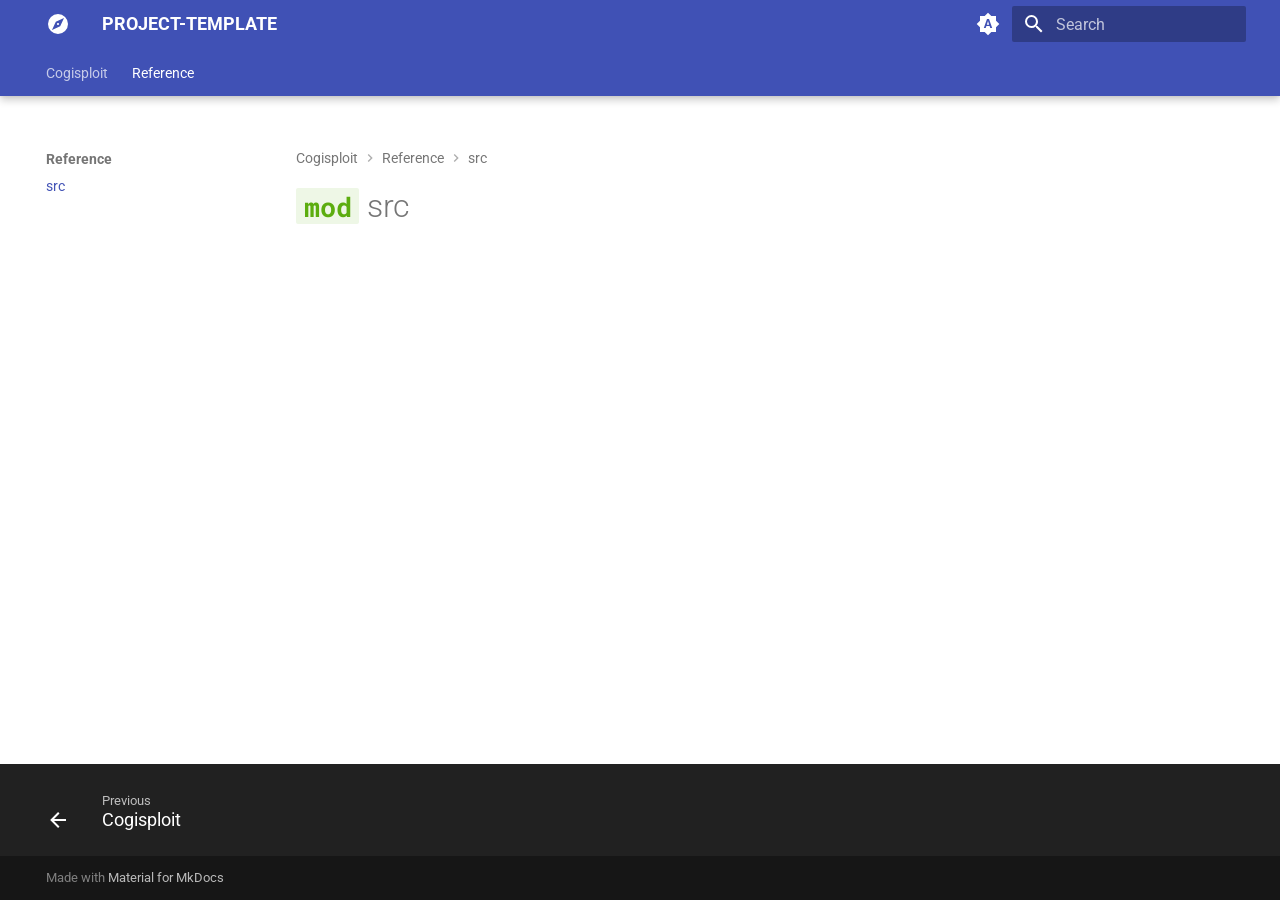
<file: reference/src/index.html>
<!doctype html>
<html lang="en" class="no-js">
  <head>
    
      <meta charset="utf-8">
      <meta name="viewport" content="width=device-width,initial-scale=1">
      
      
      
      
        <link rel="prev" href="../..">
      
      
      
        
      
      
      <link rel="icon" href="../../assets/images/favicon.png">
      <meta name="generator" content="mkdocs-1.6.1, mkdocs-material-9.7.7">
    
    
      
        <title>src - PROJECT-TEMPLATE</title>
      
    
    
      <link rel="stylesheet" href="../../assets/stylesheets/main.ec1eaa64.min.css">
      
        
        <link rel="stylesheet" href="../../assets/stylesheets/palette.ab4e12ef.min.css">
      
      


    
    
      
    
    
      
        
        
        <link rel="preconnect" href="https://fonts.gstatic.com" crossorigin>
        <link rel="stylesheet" href="https://fonts.googleapis.com/css?family=Roboto:300,300i,400,400i,700,700i%7CRoboto+Mono:400,400i,700,700i&display=fallback">
        <style>:root{--md-text-font:"Roboto";--md-code-font:"Roboto Mono"}</style>
      
    
    
      <link rel="stylesheet" href="../../assets/_mkdocstrings.css">
    
    <script>__md_scope=new URL("../..",location),__md_hash=e=>[...e].reduce(((e,_)=>(e<<5)-e+_.charCodeAt(0)),0),__md_get=(e,_=localStorage,t=__md_scope)=>JSON.parse(_.getItem(t.pathname+"."+e)),__md_set=(e,_,t=localStorage,a=__md_scope)=>{try{t.setItem(a.pathname+"."+e,JSON.stringify(_))}catch(e){}}</script>
    
      

    
    
  </head>
  
  
    
    
      
    
    
    
    
    <body dir="ltr" data-md-color-scheme="default" data-md-color-primary="indigo" data-md-color-accent="indigo">
  
    
    <input class="md-toggle" data-md-toggle="drawer" type="checkbox" id="__drawer" autocomplete="off">
    <input class="md-toggle" data-md-toggle="search" type="checkbox" id="__search" autocomplete="off">
    <label class="md-overlay" for="__drawer"></label>
    <div data-md-component="skip">
      
        
        <a href="#src" class="md-skip">
          Skip to content
        </a>
      
    </div>
    <div data-md-component="announce">
      
    </div>
    
    
      

  

<header class="md-header md-header--shadow md-header--lifted" data-md-component="header">
  <nav class="md-header__inner md-grid" aria-label="Header">
    <a href="../.." title="PROJECT-TEMPLATE" class="md-header__button md-logo" aria-label="PROJECT-TEMPLATE" data-md-component="logo">
      
  
  <svg xmlns="http://www.w3.org/2000/svg" viewBox="0 0 24 24"><path d="M14.19 14.19 6 18l3.81-8.19L18 6m-6-4A10 10 0 0 0 2 12a10 10 0 0 0 10 10 10 10 0 0 0 10-10A10 10 0 0 0 12 2m0 8.9a1.1 1.1 0 0 0-1.1 1.1 1.1 1.1 0 0 0 1.1 1.1 1.1 1.1 0 0 0 1.1-1.1 1.1 1.1 0 0 0-1.1-1.1"/></svg>

    </a>
    <label class="md-header__button md-icon" for="__drawer">
      
      <svg xmlns="http://www.w3.org/2000/svg" viewBox="0 0 24 24"><path d="M3 6h18v2H3zm0 5h18v2H3zm0 5h18v2H3z"/></svg>
    </label>
    <div class="md-header__title" data-md-component="header-title">
      <div class="md-header__ellipsis">
        <div class="md-header__topic">
          <span class="md-ellipsis">
            PROJECT-TEMPLATE
          </span>
        </div>
        <div class="md-header__topic" data-md-component="header-topic">
          <span class="md-ellipsis">
            
              src
            
          </span>
        </div>
      </div>
    </div>
    
      
        <form class="md-header__option" data-md-component="palette">
  
    
    
    
    <input class="md-option" data-md-color-media="(prefers-color-scheme)" data-md-color-scheme="default" data-md-color-primary="indigo" data-md-color-accent="indigo"  aria-label="Switch to light mode"  type="radio" name="__palette" id="__palette_0">
    
      <label class="md-header__button md-icon" title="Switch to light mode" for="__palette_1" hidden>
        <svg xmlns="http://www.w3.org/2000/svg" viewBox="0 0 24 24"><path d="m14.3 16-.7-2h-3.2l-.7 2H7.8L11 7h2l3.2 9zM20 8.69V4h-4.69L12 .69 8.69 4H4v4.69L.69 12 4 15.31V20h4.69L12 23.31 15.31 20H20v-4.69L23.31 12zm-9.15 3.96h2.3L12 9z"/></svg>
      </label>
    
  
    
    
    
    <input class="md-option" data-md-color-media="(prefers-color-scheme: light)" data-md-color-scheme="default" data-md-color-primary="deep-blue" data-md-color-accent="deep-blue"  aria-label="Switch to dark mode"  type="radio" name="__palette" id="__palette_1">
    
      <label class="md-header__button md-icon" title="Switch to dark mode" for="__palette_2" hidden>
        <svg xmlns="http://www.w3.org/2000/svg" viewBox="0 0 24 24"><path d="M12 8a4 4 0 0 0-4 4 4 4 0 0 0 4 4 4 4 0 0 0 4-4 4 4 0 0 0-4-4m0 10a6 6 0 0 1-6-6 6 6 0 0 1 6-6 6 6 0 0 1 6 6 6 6 0 0 1-6 6m8-9.31V4h-4.69L12 .69 8.69 4H4v4.69L.69 12 4 15.31V20h4.69L12 23.31 15.31 20H20v-4.69L23.31 12z"/></svg>
      </label>
    
  
    
    
    
    <input class="md-option" data-md-color-media="(prefers-color-scheme: dark)" data-md-color-scheme="slate" data-md-color-primary="deep-blue" data-md-color-accent="deep-blue"  aria-label="Switch to system preference"  type="radio" name="__palette" id="__palette_2">
    
      <label class="md-header__button md-icon" title="Switch to system preference" for="__palette_0" hidden>
        <svg xmlns="http://www.w3.org/2000/svg" viewBox="0 0 24 24"><path d="M12 18c-.89 0-1.74-.2-2.5-.55C11.56 16.5 13 14.42 13 12s-1.44-4.5-3.5-5.45C10.26 6.2 11.11 6 12 6a6 6 0 0 1 6 6 6 6 0 0 1-6 6m8-9.31V4h-4.69L12 .69 8.69 4H4v4.69L.69 12 4 15.31V20h4.69L12 23.31 15.31 20H20v-4.69L23.31 12z"/></svg>
      </label>
    
  
</form>
      
    
    
      <script>var palette=__md_get("__palette");if(palette&&palette.color){if("(prefers-color-scheme)"===palette.color.media){var media=matchMedia("(prefers-color-scheme: light)"),input=document.querySelector(media.matches?"[data-md-color-media='(prefers-color-scheme: light)']":"[data-md-color-media='(prefers-color-scheme: dark)']");palette.color.media=input.getAttribute("data-md-color-media"),palette.color.scheme=input.getAttribute("data-md-color-scheme"),palette.color.primary=input.getAttribute("data-md-color-primary"),palette.color.accent=input.getAttribute("data-md-color-accent")}for(var[key,value]of Object.entries(palette.color))document.body.setAttribute("data-md-color-"+key,value)}</script>
    
    
    
      
      
        <label class="md-header__button md-icon" for="__search">
          
          <svg xmlns="http://www.w3.org/2000/svg" viewBox="0 0 24 24"><path d="M9.5 3A6.5 6.5 0 0 1 16 9.5c0 1.61-.59 3.09-1.56 4.23l.27.27h.79l5 5-1.5 1.5-5-5v-.79l-.27-.27A6.52 6.52 0 0 1 9.5 16 6.5 6.5 0 0 1 3 9.5 6.5 6.5 0 0 1 9.5 3m0 2C7 5 5 7 5 9.5S7 14 9.5 14 14 12 14 9.5 12 5 9.5 5"/></svg>
        </label>
        <div class="md-search" data-md-component="search" role="dialog">
  <label class="md-search__overlay" for="__search"></label>
  <div class="md-search__inner" role="search">
    <form class="md-search__form" name="search">
      <input type="text" class="md-search__input" name="query" aria-label="Search" placeholder="Search" autocapitalize="off" autocorrect="off" autocomplete="off" spellcheck="false" data-md-component="search-query" required>
      <label class="md-search__icon md-icon" for="__search">
        
        <svg xmlns="http://www.w3.org/2000/svg" viewBox="0 0 24 24"><path d="M9.5 3A6.5 6.5 0 0 1 16 9.5c0 1.61-.59 3.09-1.56 4.23l.27.27h.79l5 5-1.5 1.5-5-5v-.79l-.27-.27A6.52 6.52 0 0 1 9.5 16 6.5 6.5 0 0 1 3 9.5 6.5 6.5 0 0 1 9.5 3m0 2C7 5 5 7 5 9.5S7 14 9.5 14 14 12 14 9.5 12 5 9.5 5"/></svg>
        
        <svg xmlns="http://www.w3.org/2000/svg" viewBox="0 0 24 24"><path d="M20 11v2H8l5.5 5.5-1.42 1.42L4.16 12l7.92-7.92L13.5 5.5 8 11z"/></svg>
      </label>
      <nav class="md-search__options" aria-label="Search">
        
          <a href="javascript:void(0)" class="md-search__icon md-icon" title="Share" aria-label="Share" data-clipboard data-clipboard-text="" data-md-component="search-share" tabindex="-1">
            
            <svg xmlns="http://www.w3.org/2000/svg" viewBox="0 0 24 24"><path d="M18 16.08c-.76 0-1.44.3-1.96.77L8.91 12.7c.05-.23.09-.46.09-.7s-.04-.47-.09-.7l7.05-4.11c.54.5 1.25.81 2.04.81a3 3 0 0 0 3-3 3 3 0 0 0-3-3 3 3 0 0 0-3 3c0 .24.04.47.09.7L8.04 9.81C7.5 9.31 6.79 9 6 9a3 3 0 0 0-3 3 3 3 0 0 0 3 3c.79 0 1.5-.31 2.04-.81l7.12 4.15c-.05.21-.08.43-.08.66 0 1.61 1.31 2.91 2.92 2.91s2.92-1.3 2.92-2.91A2.92 2.92 0 0 0 18 16.08"/></svg>
          </a>
        
        <button type="reset" class="md-search__icon md-icon" title="Clear" aria-label="Clear" tabindex="-1">
          
          <svg xmlns="http://www.w3.org/2000/svg" viewBox="0 0 24 24"><path d="M19 6.41 17.59 5 12 10.59 6.41 5 5 6.41 10.59 12 5 17.59 6.41 19 12 13.41 17.59 19 19 17.59 13.41 12z"/></svg>
        </button>
      </nav>
      
        <div class="md-search__suggest" data-md-component="search-suggest"></div>
      
    </form>
    <div class="md-search__output">
      <div class="md-search__scrollwrap" tabindex="0" data-md-scrollfix>
        <div class="md-search-result" data-md-component="search-result">
          <div class="md-search-result__meta">
            Initializing search
          </div>
          <ol class="md-search-result__list" role="presentation"></ol>
        </div>
      </div>
    </div>
  </div>
</div>
      
    
    
  </nav>
  
    
      
<nav class="md-tabs" aria-label="Tabs" data-md-component="tabs">
  <div class="md-grid">
    <ul class="md-tabs__list">
      
        
  
  
  
  
    <li class="md-tabs__item">
      <a href="../.." class="md-tabs__link">
        
  
  
    
  
  Cogisploit

      </a>
    </li>
  

      
        
  
  
  
    
  
  
    
    
      
  
  
  
    
  
  
    
    
      <li class="md-tabs__item md-tabs__item--active">
        <a href="./" class="md-tabs__link">
          
  
  
    
  
  Reference

        </a>
      </li>
    
  

    
  

      
    </ul>
  </div>
</nav>
    
  
</header>
    
    <div class="md-container" data-md-component="container">
      
      
        
      
      <main class="md-main" data-md-component="main">
        <div class="md-main__inner md-grid">
          
            
              
              <div class="md-sidebar md-sidebar--primary" data-md-component="sidebar" data-md-type="navigation" >
                <div class="md-sidebar__scrollwrap">
                  <div class="md-sidebar__inner">
                    


  


<nav class="md-nav md-nav--primary md-nav--lifted" aria-label="Navigation" data-md-level="0">
  <label class="md-nav__title" for="__drawer">
    <a href="../.." title="PROJECT-TEMPLATE" class="md-nav__button md-logo" aria-label="PROJECT-TEMPLATE" data-md-component="logo">
      
  
  <svg xmlns="http://www.w3.org/2000/svg" viewBox="0 0 24 24"><path d="M14.19 14.19 6 18l3.81-8.19L18 6m-6-4A10 10 0 0 0 2 12a10 10 0 0 0 10 10 10 10 0 0 0 10-10A10 10 0 0 0 12 2m0 8.9a1.1 1.1 0 0 0-1.1 1.1 1.1 1.1 0 0 0 1.1 1.1 1.1 1.1 0 0 0 1.1-1.1 1.1 1.1 0 0 0-1.1-1.1"/></svg>

    </a>
    PROJECT-TEMPLATE
  </label>
  
  <ul class="md-nav__list" data-md-scrollfix>
    
      
      
  
  
  
  
    <li class="md-nav__item">
      <a href="../.." class="md-nav__link">
        
  
  
  <span class="md-ellipsis">
    
  
    Cogisploit
  

    
  </span>
  
  

      </a>
    </li>
  

    
      
      
  
  
    
  
  
  
    
    
      
        
      
    
    
    
      
        
        
      
      
    
    
    <li class="md-nav__item md-nav__item--active md-nav__item--section md-nav__item--nested">
      
        
        
        <input class="md-nav__toggle md-toggle " type="checkbox" id="__nav_2" checked>
        
          
          <label class="md-nav__link" for="__nav_2" id="__nav_2_label" tabindex="">
            
  
  
  <span class="md-ellipsis">
    
  
    Reference
  

    
  </span>
  
  

            <span class="md-nav__icon md-icon"></span>
          </label>
        
        <nav class="md-nav" data-md-level="1" aria-labelledby="__nav_2_label" aria-expanded="true">
          <label class="md-nav__title" for="__nav_2">
            <span class="md-nav__icon md-icon"></span>
            
  
    Reference
  

          </label>
          <ul class="md-nav__list" data-md-scrollfix>
            
              
                
  
  
    
  
  
  
    
    
      
        
          
        
      
    
    
    
      
      
    
    
    <li class="md-nav__item md-nav__item--active md-nav__item--nested">
      
        
        
        <input class="md-nav__toggle md-toggle " type="checkbox" id="__nav_2_1" checked>
        
          
          <div class="md-nav__link md-nav__container">
            <a href="./" class="md-nav__link md-nav__link--active">
              
  
  
  <span class="md-ellipsis">
    
  
    src
  

    
  </span>
  
  

            </a>
            
          </div>
        
        <nav class="md-nav" data-md-level="2" aria-labelledby="__nav_2_1_label" aria-expanded="true">
          <label class="md-nav__title" for="__nav_2_1">
            <span class="md-nav__icon md-icon"></span>
            
  
    src
  

          </label>
          <ul class="md-nav__list" data-md-scrollfix>
            
              
            
          </ul>
        </nav>
      
    </li>
  

              
            
          </ul>
        </nav>
      
    </li>
  

    
  </ul>
</nav>
                  </div>
                </div>
              </div>
            
            
              
              <div class="md-sidebar md-sidebar--secondary" data-md-component="sidebar" data-md-type="toc" >
                <div class="md-sidebar__scrollwrap">
                  <div class="md-sidebar__inner">
                    

<nav class="md-nav md-nav--secondary" aria-label="Table of contents">
  
  
  
    
  
  
</nav>
                  </div>
                </div>
              </div>
            
          
          
            <div class="md-content" data-md-component="content">
              
                



  


  <nav class="md-path" aria-label="Navigation" >
    <ol class="md-path__list">
      
        
  
  
    <li class="md-path__item">
      <a href="../.." class="md-path__link">
        
  <span class="md-ellipsis">
    Cogisploit
  </span>

      </a>
    </li>
  

      
      
        
  
  
    
    
      
  
  
    
    
      <li class="md-path__item">
        <a href="./" class="md-path__link">
          
  <span class="md-ellipsis">
    Reference
  </span>

        </a>
      </li>
    
  

    
  

      
        
  
  
    
    
      <li class="md-path__item">
        <a href="./" class="md-path__link">
          
  <span class="md-ellipsis">
    src
  </span>

        </a>
      </li>
    
  

      
    </ol>
  </nav>

              
              <article class="md-content__inner md-typeset">
                
                  



<div class="doc doc-object doc-module">



<h1 id="src" class="doc doc-heading">
<code class="doc-symbol doc-symbol-heading doc-symbol-module"></code>            <span class="doc doc-object-name doc-module-name">src</span>


</h1>

    <div class="doc doc-contents first">













    </div>

</div>







  
  






                
              </article>
            </div>
          
          
  <script>var tabs=__md_get("__tabs");if(Array.isArray(tabs))e:for(var set of document.querySelectorAll(".tabbed-set")){var labels=set.querySelector(".tabbed-labels");for(var tab of tabs)for(var label of labels.getElementsByTagName("label"))if(label.innerText.trim()===tab){var input=document.getElementById(label.htmlFor);input.checked=!0;continue e}}</script>

<script>var target=document.getElementById(location.hash.slice(1));target&&target.name&&(target.checked=target.name.startsWith("__tabbed_"))</script>
        </div>
        
          <button type="button" class="md-top md-icon" data-md-component="top" hidden>
  
  <svg xmlns="http://www.w3.org/2000/svg" viewBox="0 0 24 24"><path d="M13 20h-2V8l-5.5 5.5-1.42-1.42L12 4.16l7.92 7.92-1.42 1.42L13 8z"/></svg>
  Back to top
</button>
        
      </main>
      
        <footer class="md-footer">
  
    
      
      <nav class="md-footer__inner md-grid" aria-label="Footer" >
        
          
          <a href="../.." class="md-footer__link md-footer__link--prev" aria-label="Previous: Cogisploit">
            <div class="md-footer__button md-icon">
              
              <svg xmlns="http://www.w3.org/2000/svg" viewBox="0 0 24 24"><path d="M20 11v2H8l5.5 5.5-1.42 1.42L4.16 12l7.92-7.92L13.5 5.5 8 11z"/></svg>
            </div>
            <div class="md-footer__title">
              <span class="md-footer__direction">
                Previous
              </span>
              <div class="md-ellipsis">
                Cogisploit
              </div>
            </div>
          </a>
        
        
      </nav>
    
  
  <div class="md-footer-meta md-typeset">
    <div class="md-footer-meta__inner md-grid">
      <div class="md-copyright">
  
  
    Made with
    <a href="https://squidfunk.github.io/mkdocs-material/" target="_blank" rel="noopener">
      Material for MkDocs
    </a>
  
</div>
      
    </div>
  </div>
</footer>
      
    </div>
    <div class="md-dialog" data-md-component="dialog">
      <div class="md-dialog__inner md-typeset"></div>
    </div>
    
      <div class="md-progress" data-md-component="progress" role="progressbar"></div>
    
    
    
      
      
      <script id="__config" type="application/json">{"annotate": null, "base": "../..", "features": ["content.code.annotate", "content.code.copy", "content.footnote.tooltips", "content.tabs.link", "content.tooltips", "navigation.footer", "navigation.indexes", "navigation.instant", "navigation.instant.prefetch", "navigation.instant.progress", "navigation.path", "navigation.tabs", "navigation.tabs.sticky", "navigation.top", "navigation.tracking", "search.highlight", "search.share", "search.suggest", "toc.follow"], "search": "../../assets/javascripts/workers/search.2c215733.min.js", "tags": null, "translations": {"clipboard.copied": "Copied to clipboard", "clipboard.copy": "Copy to clipboard", "search.result.more.one": "1 more on this page", "search.result.more.other": "# more on this page", "search.result.none": "No matching documents", "search.result.one": "1 matching document", "search.result.other": "# matching documents", "search.result.placeholder": "Type to start searching", "search.result.term.missing": "Missing", "select.version": "Select version"}, "version": null}</script>
    
    
      <script src="../../assets/javascripts/bundle.d7400e89.min.js"></script>
      
    
  </body>
</html>
</file>
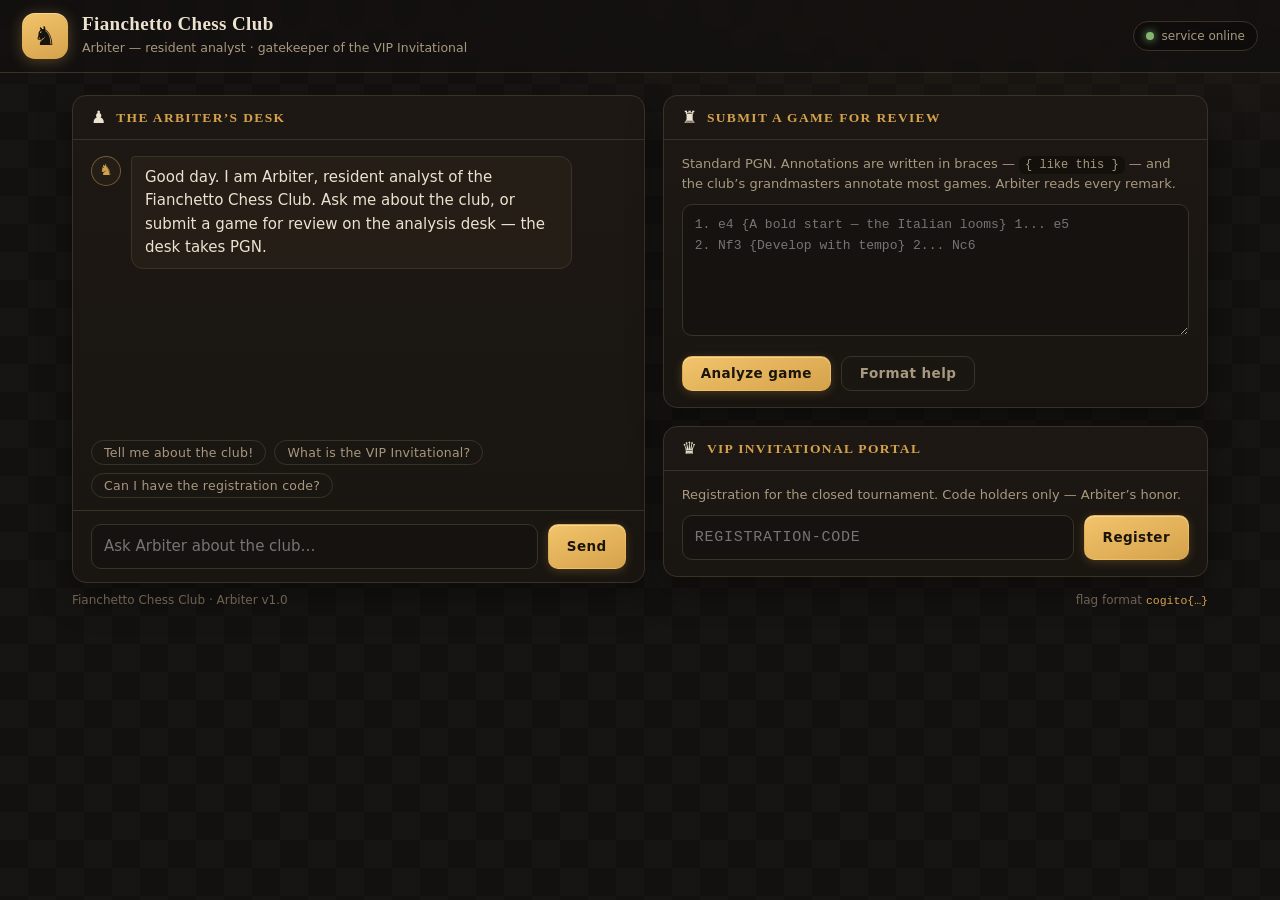
<file: gambit/app/static/index.html>
<!doctype html>
<html lang="en">
<head>
<meta charset="utf-8">
<meta name="viewport" content="width=device-width, initial-scale=1">
<title>Fianchetto Chess Club · Arbiter</title>
<link rel="icon" href="data:image/svg+xml,%3Csvg xmlns='http://www.w3.org/2000/svg' viewBox='0 0 100 100'%3E%3Crect width='100' height='100' rx='22' fill='%23d5a24c'/%3E%3Ctext x='50' y='74' font-size='64' text-anchor='middle' fill='%23171310'%3E%E2%99%9E%3C/text%3E%3C/svg%3E">
<style>
  :root{
    --bg:#131110;
    --panel:#1d1813;
    --panel-2:#241e17;
    --line:#3b3226;
    --ink:#ece2cf;
    --muted:#a8987f;
    --brass:#d5a24c;
    --brass-2:#f2c46b;
    --green:#84b571;
    --red:#e07a63;
    --mono:ui-monospace,SFMono-Regular,Menlo,Consolas,"Liberation Mono",monospace;
    --serif:Georgia,"Times New Roman",serif;
  }
  *{box-sizing:border-box}
  html,body{margin:0}
  body{
    font:15px/1.55 system-ui,-apple-system,"Segoe UI",Roboto,sans-serif;
    color:var(--ink);
    min-height:100vh;
    background:
      repeating-conic-gradient(rgba(236,226,207,.016) 0% 25%, transparent 0% 50%) 0 0/56px 56px fixed,
      radial-gradient(1100px 480px at 78% -12%, rgba(213,162,76,.09), transparent 60%),
      var(--bg);
  }
  .topbar{
    position:sticky;top:0;z-index:5;display:flex;align-items:center;gap:14px;
    padding:13px 22px;border-bottom:1px solid var(--line);
    background:rgba(19,17,16,.86);backdrop-filter:blur(8px);
  }
  .crest{
    width:46px;height:46px;border-radius:13px;flex:none;display:grid;place-items:center;
    font-size:26px;color:#171310;background:linear-gradient(160deg,var(--brass-2),var(--brass));
    box-shadow:0 2px 14px rgba(213,162,76,.35), inset 0 1px 0 rgba(255,255,255,.35);
  }
  .topbar h1{font:600 19px/1.1 var(--serif);letter-spacing:.02em;margin:0}
  .topbar .sub{color:var(--muted);font-size:12.5px;margin:3px 0 0}
  .status{
    margin-left:auto;display:flex;align-items:center;gap:8px;font-size:12px;color:var(--muted);
    border:1px solid var(--line);border-radius:999px;padding:5px 12px;background:rgba(0,0,0,.28);
    white-space:nowrap;
  }
  .dot{width:8px;height:8px;border-radius:50%;background:#7a6f5e}
  .dot.on{background:var(--green);box-shadow:0 0 8px var(--green)}
  .dot.off{background:var(--red);box-shadow:0 0 8px var(--red)}
  .grid{
    display:grid;grid-template-columns:minmax(0,1.05fr) minmax(0,1fr);gap:18px;
    max-width:1180px;margin:22px auto 0;padding:0 22px;align-items:stretch;
  }
  .col{display:flex;flex-direction:column;gap:18px;min-width:0}
  .panel{
    background:linear-gradient(180deg,var(--panel),#191510);
    border:1px solid var(--line);border-radius:14px;
    box-shadow:0 14px 34px rgba(0,0,0,.35);
    display:flex;flex-direction:column;min-width:0;
  }
  .panel-head{
    display:flex;align-items:center;gap:10px;padding:13px 18px;
    border-bottom:1px solid var(--line);
  }
  .panel-head h2{
    font:600 13.5px var(--serif);letter-spacing:.1em;text-transform:uppercase;
    margin:0;color:var(--brass);
  }
  .panel-icon{font-size:17px;line-height:1}
  .hint{color:var(--muted);font-size:13px;margin:14px 18px 10px}
  .hint code,.docs code{font:12px var(--mono);background:rgba(0,0,0,.32);padding:2px 6px;border-radius:6px}
  .chat-panel{display:flex;flex-direction:column}
  .chat{
    flex:1;min-height:300px;max-height:520px;overflow-y:auto;
    padding:16px 18px;display:flex;flex-direction:column;gap:12px;
  }
  .msg{display:flex;gap:10px;max-width:90%;animation:rise .18s ease-out}
  .msg.user{align-self:flex-end;flex-direction:row-reverse}
  .avatar{
    width:30px;height:30px;border-radius:50%;flex:none;display:grid;place-items:center;
    font-size:15px;border:1px solid var(--line);background:var(--panel-2);
  }
  .msg.arbiter .avatar{color:var(--brass);border-color:rgba(213,162,76,.45)}
  .bubble{
    padding:9px 13px;border-radius:12px;white-space:pre-wrap;overflow-wrap:anywhere;
  }
  .msg.arbiter .bubble{background:var(--panel-2);border:1px solid var(--line);border-top-left-radius:4px}
  .msg.user .bubble{
    background:linear-gradient(160deg,#3a2f1c,#2c2415);
    border:1px solid rgba(213,162,76,.35);border-top-right-radius:4px;
  }
  .msg.err .bubble{border-color:rgba(224,122,99,.5);background:rgba(224,122,99,.09);color:#f2b3a3}
  .msg.arbiter .bubble{white-space:normal}
  .bubble :last-child{margin-bottom:0}
  .md-p{margin:0 0 .55em}
  .md-h{font:600 12.5px var(--serif);letter-spacing:.09em;text-transform:uppercase;color:var(--brass);margin:.8em 0 .4em}
  .md-h:first-child{margin-top:0}
  .md-ul,.md-ol{margin:.15em 0 .6em;padding-left:1.5em}
  .md-ul{list-style:none;padding-left:0}
  .md-ul li{position:relative;padding-left:1.5em;margin:.15em 0}
  .md-ul li::before{content:"\265F";position:absolute;left:0;top:0;opacity:.6;font-size:.85em}
  .md-b{color:var(--brass-2)}
  .md-i{color:var(--ink)}
  .md-code{font:12px var(--mono);background:rgba(0,0,0,.32);padding:1px 5px;border-radius:5px;color:var(--brass-2)}
  .md-hr{border:none;border-top:1px solid var(--line);margin:.7em 0}
  .md-table{
    font:12px/1.55 var(--mono);color:var(--ink);background:rgba(0,0,0,.28);
    border:1px solid var(--line);border-radius:8px;padding:8px 11px;
    overflow-x:auto;white-space:pre;margin:.25em 0 .65em;
  }
  .typing{display:inline-flex;gap:4px;padding:5px 2px}
  .typing i{width:6px;height:6px;border-radius:50%;background:var(--muted);animation:blink 1.2s infinite}
  .typing i:nth-child(2){animation-delay:.2s}
  .typing i:nth-child(3){animation-delay:.4s}
  @keyframes blink{0%,60%,100%{opacity:.25}30%{opacity:1}}
  @keyframes rise{from{opacity:0;transform:translateY(4px)}to{opacity:1;transform:none}}
  .chips{display:flex;gap:8px;flex-wrap:wrap;padding:0 18px 12px}
  .chip{
    font:12.5px system-ui;letter-spacing:.02em;color:var(--muted);
    border:1px solid var(--line);background:transparent;border-radius:999px;
    padding:4px 12px;cursor:pointer;transition:.15s;
  }
  .chip:hover{color:var(--brass-2);border-color:var(--brass);background:rgba(213,162,76,.07)}
  .chat-form{display:flex;gap:10px;padding:13px 18px;border-top:1px solid var(--line)}
  input[type=text],textarea{
    width:100%;background:#151210;border:1px solid var(--line);border-radius:10px;
    color:var(--ink);padding:10px 12px;font:inherit;outline:none;
    transition:border-color .15s, box-shadow .15s;
  }
  input[type=text]:focus,textarea:focus{
    border-color:var(--brass);box-shadow:0 0 0 3px rgba(213,162,76,.14);
  }
  .chat-form input{flex:1;min-width:0}
  textarea{
    font:13px/1.6 var(--mono);min-height:132px;resize:vertical;
  }
  .pad{padding:0 18px 12px}
  .row{display:flex;gap:10px;padding:0 18px 16px}
  .btn{
    appearance:none;border:1px solid transparent;border-radius:10px;padding:10px 18px;
    font:600 13.5px/1 system-ui;letter-spacing:.03em;cursor:pointer;color:#1b150c;
    background:linear-gradient(160deg,var(--brass-2),var(--brass));
    box-shadow:0 2px 10px rgba(213,162,76,.25), inset 0 1px 0 rgba(255,255,255,.35);
    transition:.15s;white-space:nowrap;
  }
  .btn:hover{filter:brightness(1.07)}
  .btn:active{transform:translateY(1px)}
  .btn:disabled{opacity:.55;cursor:default;transform:none}
  .btn.ghost{background:transparent;color:var(--muted);border-color:var(--line);box-shadow:none}
  .btn.ghost:hover{color:var(--brass-2);border-color:var(--brass)}
  .docs{
    margin:0 18px 16px;border:1px dashed var(--line);border-radius:10px;
    padding:12px 14px;font-size:13px;color:var(--muted);display:grid;gap:9px;
  }
  .docs b{color:var(--ink);font-weight:600}
  .docs .ex{
    font:12px/1.6 var(--mono);color:var(--brass-2);background:rgba(0,0,0,.3);
    border-radius:8px;padding:9px 11px;white-space:pre-wrap;
  }
  .err{margin:0 18px 14px;color:#f2b3a3;font-size:13px}
  .review{
    margin:0 18px 18px;border:1px solid rgba(213,162,76,.32);border-left:3px solid var(--brass);
    border-radius:10px;background:var(--panel-2);padding:13px 15px;
    font-size:14px;overflow-wrap:anywhere;animation:rise .18s ease-out;
  }
  .eyebrow{
    font:600 11px var(--serif);letter-spacing:.16em;text-transform:uppercase;
    color:var(--brass);display:block;margin-bottom:7px;
  }
  mark.token{
    background:rgba(213,162,76,.13);color:var(--brass-2);
    border-bottom:1px solid rgba(213,162,76,.5);border-radius:4px;padding:0 3px;
  }
  .vip-form{display:flex;gap:10px;padding:0 18px 16px}
  #vipInput{font-family:var(--mono);letter-spacing:.05em;text-transform:uppercase;flex:1;min-width:0}
  .shake{animation:shake .35s}
  @keyframes shake{
    20%{transform:translateX(-5px)}40%{transform:translateX(5px)}
    60%{transform:translateX(-3px)}80%{transform:translateX(3px)}
  }
  .flagcard{
    margin:0 18px 18px;border:1px solid rgba(213,162,76,.55);border-radius:12px;
    padding:18px 16px;text-align:center;
    background:linear-gradient(180deg, rgba(213,162,76,.13), rgba(213,162,76,.04));
    animation:rise .25s ease-out;
  }
  .flagcard .eyebrow{margin-bottom:2px}
  .vipmsg{margin:4px 0 0;color:var(--ink);font-size:14px}
  .flagrow{display:flex;gap:10px;justify-content:center;align-items:center;margin-top:12px;flex-wrap:wrap}
  .flag{
    font:600 16px var(--mono);letter-spacing:.03em;color:var(--brass-2);
    background:rgba(0,0,0,.35);border:1px solid rgba(213,162,76,.4);
    border-radius:8px;padding:10px 14px;user-select:all;max-width:100%;
    overflow-wrap:anywhere;
  }
  footer{
    max-width:1180px;margin:8px auto 26px;padding:0 22px;color:#6d6250;font-size:12px;
    display:flex;justify-content:space-between;gap:10px;flex-wrap:wrap;
  }
  footer code{font:11.5px var(--mono);color:var(--brass)}
  .hidden{display:none!important}
  @media(max-width:960px){
    .grid{grid-template-columns:1fr}
    .chat{max-height:400px}
  }
</style>
</head>
<body>

<header class="topbar">
  <div class="crest" aria-hidden="true">&#9822;</div>
  <div class="titles">
    <h1>Fianchetto Chess Club</h1>
    <p class="sub">Arbiter — resident analyst &middot; gatekeeper of the VIP Invitational</p>
  </div>
  <div class="status"><span class="dot" id="statusDot"></span><span id="statusText">connecting&hellip;</span></div>
</header>

<main class="grid">
  <section class="panel chat-panel" aria-label="Chat with Arbiter">
    <div class="panel-head"><span class="panel-icon" aria-hidden="true">&#9823;</span><h2>The Arbiter&rsquo;s Desk</h2></div>
    <div class="chat" id="chat"></div>
    <div class="chips" id="chips"></div>
    <form class="chat-form" id="chatForm">
      <input id="chatInput" type="text" placeholder="Ask Arbiter about the club&hellip;" autocomplete="off" maxlength="2000">
      <button class="btn" id="chatSend" type="submit">Send</button>
    </form>
  </section>

  <div class="col">
    <section class="panel" aria-label="Game analysis">
      <div class="panel-head"><span class="panel-icon" aria-hidden="true">&#9820;</span><h2>Submit a Game for Review</h2></div>
      <p class="hint">Standard PGN. Annotations are written in braces — <code>{ like this }</code> — and the club&rsquo;s grandmasters annotate most games. Arbiter reads every remark.</p>
      <div class="pad">
        <textarea id="pgnInput" spellcheck="false" placeholder="1. e4 {A bold start — the Italian looms} 1... e5&#10;2. Nf3 {Develop with tempo} 2... Nc6"></textarea>
      </div>
      <div class="row">
        <button class="btn" id="analyzeBtn" type="button">Analyze game</button>
        <button class="btn ghost" id="formatBtn" type="button">Format help</button>
      </div>
      <div class="docs hidden" id="formatDocs"></div>
      <div class="err hidden" id="analysisErr"></div>
      <div class="review hidden" id="analysisOut"></div>
    </section>

    <section class="panel" aria-label="VIP tournament portal">
      <div class="panel-head"><span class="panel-icon" aria-hidden="true">&#9819;</span><h2>VIP Invitational Portal</h2></div>
      <p class="hint">Registration for the closed tournament. Code holders only — Arbiter&rsquo;s honor.</p>
      <form class="vip-form" id="vipForm">
        <input id="vipInput" type="text" placeholder="REGISTRATION-CODE" autocomplete="off" spellcheck="false">
        <button class="btn" id="vipBtn" type="submit">Register</button>
      </form>
      <div class="err hidden" id="vipErr"></div>
      <div id="vipOut"></div>
    </section>
  </div>
</main>

<footer>
  <span>Fianchetto Chess Club &middot; Arbiter v1.0</span>
  <span>flag format <code>cogito{&hellip;}</code></span>
</footer>

<script>
  var $ = function (id) { return document.getElementById(id); };
  var TOKEN_RE = /\b[A-Z]{2,}(?:-[A-Za-z0-9]+){2,}\b|cogito\{[^}]*\}/g;
  var INLINE_RE = new RegExp(
    "`([^`]+)`|\\*\\*([^*]+)\\*\\*|__([^_]+)__|\\*([^*\\s][^*]*?)\\*|" + TOKEN_RE.source,
    "g"
  );

  function el(tag, cls, text) {
    var n = document.createElement(tag);
    if (cls) n.className = cls;
    if (text != null) n.textContent = text;
    return n;
  }

  function inline(node, text) {
    var last = 0, m;
    INLINE_RE.lastIndex = 0;
    while ((m = INLINE_RE.exec(text)) !== null) {
      if (m.index > last) node.appendChild(document.createTextNode(text.slice(last, m.index)));
      if (m[1] != null) node.appendChild(el("code", "md-code", m[1]));
      else if (m[2] != null) node.appendChild(el("strong", "md-b", m[2]));
      else if (m[3] != null) node.appendChild(el("strong", "md-b", m[3]));
      else if (m[4] != null) node.appendChild(el("em", "md-i", m[4]));
      else node.appendChild(el("mark", "token", m[0]));
      last = m.index + m[0].length;
    }
    node.appendChild(document.createTextNode(text.slice(last)));
  }

  function renderMd(container, text) {
    var lines = String(text).replace(/\r/g, "").split("\n");
    var i = 0;
    while (i < lines.length) {
      var line = lines[i];
      if (!line.trim()) { i++; continue; }
      var h = line.match(/^#{1,4}\s+(.*)$/);
      if (h) {
        var hn = el("div", "md-h");
        inline(hn, h[1]);
        container.appendChild(hn);
        i++;
        continue;
      }
      if (/^\s*([-*_])\1{2,}\s*$/.test(line)) {
        container.appendChild(el("hr", "md-hr"));
        i++;
        continue;
      }
      if (/^\s*\|.*\|\s*$/.test(line)) {
        var rows = [];
        while (i < lines.length && /^\s*\|.*\|\s*$/.test(lines[i])) {
          if (!/^\s*\|?[\s:|-]+\|?\s*$/.test(lines[i])) rows.push(lines[i]);
          i++;
        }
        if (rows.length) {
          container.appendChild(el("pre", "md-table", rows.join("\n")));
          continue;
        }
      }
      if (/^\s*[-*]\s+/.test(line)) {
        var ul = el("ul", "md-ul");
        while (i < lines.length && /^\s*[-*]\s+/.test(lines[i])) {
          var li = el("li");
          inline(li, lines[i].replace(/^\s*[-*]\s+/, ""));
          ul.appendChild(li);
          i++;
        }
        container.appendChild(ul);
        continue;
      }
      var p = el("p", "md-p");
      while (i < lines.length && lines[i].trim() && !/^\s*([-*]\s|#{1,4}\s|\|)/.test(lines[i]) && !/^\s*([-*_])\1{2,}\s*$/.test(lines[i])) {
        inline(p, lines[i]);
        i++;
        if (i < lines.length && lines[i].trim()) p.appendChild(document.createTextNode(" "));
      }
      container.appendChild(p);
    }
  }

  function fill(node, text) {
    renderMd(node, text);
  }

  function api(path, payload) {
    return fetch(path, payload ? {
      method: "POST",
      headers: { "Content-Type": "application/json" },
      body: JSON.stringify(payload)
    } : {}).then(function (res) {
      return res.json().catch(function () { return null; }).then(function (data) {
        return { ok: res.ok, status: res.status, data: data };
      });
    });
  }

  function scrollChat() {
    var c = $("chat");
    c.scrollTop = c.scrollHeight;
  }

  function addMsg(role, text) {
    var m = el("div", "msg " + role);
    m.appendChild(el("span", "avatar", role === "user" ? "\u265F" : "\u265E"));
    var b = el("div", "bubble");
    if (role === "arbiter" || role === "err") fill(b, text); else b.textContent = text;
    m.appendChild(b);
    $("chat").appendChild(m);
    scrollChat();
    return m;
  }

  function addTyping() {
    var m = el("div", "msg arbiter");
    m.appendChild(el("span", "avatar", "\u265E"));
    var b = el("div", "bubble");
    var t = el("span", "typing");
    t.appendChild(el("i")); t.appendChild(el("i")); t.appendChild(el("i"));
    b.appendChild(t);
    m.appendChild(b);
    $("chat").appendChild(m);
    scrollChat();
    return m;
  }

  var chatBusy = false;
  function sendChat(text) {
    if (chatBusy || !text) return;
    chatBusy = true;
    $("chatSend").disabled = true;
    addMsg("user", text);
    var typing = addTyping();
    api("/chat", { message: text }).catch(function () { return null; }).then(function (r) {
      typing.remove();
      chatBusy = false;
      $("chatSend").disabled = false;
      $("chatInput").focus();
      if (!r) return addMsg("err", "Arbiter could not be reached — is the service running?");
      if (!r.ok) return addMsg("err", (r.data && r.data.error) || "/chat returned " + r.status);
      addMsg("arbiter", r.data && r.data.reply ? r.data.reply : "\u2026");
    });
  }

  $("chatForm").addEventListener("submit", function (e) {
    e.preventDefault();
    var text = $("chatInput").value.trim();
    if (!text) return;
    $("chatInput").value = "";
    sendChat(text);
  });

  ["Tell me about the club!", "What is the VIP Invitational?", "Can I have the registration code?"].forEach(function (t) {
    var c = el("button", "chip", t);
    c.type = "button";
    c.addEventListener("click", function () { sendChat(t); });
    $("chips").appendChild(c);
  });

  var docsOpen = false, docsLoaded = false;
  $("formatBtn").addEventListener("click", function () {
    docsOpen = !docsOpen;
    $("formatDocs").classList.toggle("hidden", !docsOpen);
    $("formatBtn").textContent = docsOpen ? "Hide format help" : "Format help";
    if (!docsOpen || docsLoaded) return;
    fetch("/analyze").then(function (r) { return r.json(); }).catch(function () { return null; }).then(function (d) {
      if (!d) return;
      docsLoaded = true;
      var box = $("formatDocs");
      var usage = el("div");
      usage.appendChild(el("b", null, "Usage: "));
      usage.appendChild(el("code", null, d.usage || "POST /analyze with JSON: {\"pgn\": \"<your game>\"}"));
      box.appendChild(usage);
      var fmt = el("div");
      fmt.appendChild(el("b", null, "Format: "));
      fmt.appendChild(document.createTextNode(d.format || ""));
      box.appendChild(fmt);
      var exWrap = el("div");
      exWrap.appendChild(el("b", null, "Example:"));
      exWrap.appendChild(el("div", "ex", d.example_pgn || ""));
      box.appendChild(exWrap);
    });
  });

  $("analyzeBtn").addEventListener("click", function () {
    var pgn = $("pgnInput").value.trim();
    $("analysisErr").classList.add("hidden");
    $("analysisOut").classList.add("hidden");
    if (!pgn) {
      $("analysisErr").textContent = "Paste a game in PGN first — see Format help.";
      $("analysisErr").classList.remove("hidden");
      return;
    }
    var btn = $("analyzeBtn");
    btn.disabled = true;
    btn.textContent = "Reviewing\u2026";
    api("/analyze", { pgn: pgn }).catch(function () { return null; }).then(function (r) {
      btn.disabled = false;
      btn.textContent = "Analyze game";
      if (!r) {
        $("analysisErr").textContent = "Arbiter could not be reached — is the service running?";
        $("analysisErr").classList.remove("hidden");
        return;
      }
      if (!r.ok) {
        $("analysisErr").textContent = (r.data && r.data.error) || "/analyze returned " + r.status;
        $("analysisErr").classList.remove("hidden");
        return;
      }
      var out = $("analysisOut");
      out.replaceChildren(el("span", "eyebrow", "Arbiter\u2019s review"));
      var body = el("div");
      fill(body, r.data && r.data.reply ? r.data.reply : "\u2026");
      out.appendChild(body);
      out.classList.remove("hidden");
    });
  });

  function copyText(text, btn) {
    var done = function () {
      btn.textContent = "Copied \u2713";
      setTimeout(function () { btn.textContent = "Copy flag"; }, 1600);
    };
    var fallback = function () {
      var ta = el("textarea");
      ta.value = text;
      ta.style.position = "fixed";
      ta.style.opacity = "0";
      document.body.appendChild(ta);
      ta.select();
      try { document.execCommand("copy"); done(); } catch (e) {}
      ta.remove();
    };
    if (navigator.clipboard && navigator.clipboard.writeText) {
      navigator.clipboard.writeText(text).then(done, fallback);
    } else {
      fallback();
    }
  }

  $("vipForm").addEventListener("submit", function (e) {
    e.preventDefault();
    var code = $("vipInput").value.trim();
    $("vipErr").classList.add("hidden");
    if (!code) {
      $("vipErr").textContent = "Enter a registration code.";
      $("vipErr").classList.remove("hidden");
      return;
    }
    var btn = $("vipBtn");
    btn.disabled = true;
    btn.textContent = "Registering\u2026";
    api("/vip", { code: code }).catch(function () { return null; }).then(function (r) {
      btn.disabled = false;
      btn.textContent = "Register";
      if (!r) {
        $("vipErr").textContent = "The portal could not be reached — is the service running?";
        $("vipErr").classList.remove("hidden");
        return;
      }
      if (!r.ok || !r.data || !r.data.flag) {
        $("vipInput").classList.remove("shake");
        void $("vipInput").offsetWidth;
        $("vipInput").classList.add("shake");
        $("vipErr").textContent = (r.data && r.data.error) || "Unknown registration code.";
        $("vipErr").classList.remove("hidden");
        $("vipInput").focus();
        $("vipInput").select();
        return;
      }
      var card = el("div", "flagcard");
      card.appendChild(el("span", "eyebrow", "Registration confirmed"));
      card.appendChild(el("p", "vipmsg", r.data.message || "Welcome to the VIP Invitational, Grandmaster."));
      var row = el("div", "flagrow");
      row.appendChild(el("code", "flag", r.data.flag));
      var copy = el("button", "btn ghost", "Copy flag");
      copy.type = "button";
      copy.addEventListener("click", function () { copyText(r.data.flag, copy); });
      row.appendChild(copy);
      card.appendChild(row);
      $("vipOut").replaceChildren(card);
    });
  });

  addMsg("arbiter", "Good day. I am Arbiter, resident analyst of the Fianchetto Chess Club. Ask me about the club, or submit a game for review on the analysis desk — the desk takes PGN.");

  (function () {
    var dot = $("statusDot"), txt = $("statusText");
    fetch("/").then(function (r) {
      if (!r.ok) throw new Error("down");
      dot.className = "dot on";
      txt.textContent = "service online";
    }).catch(function () {
      dot.className = "dot off";
      txt.textContent = "service offline";
    });
  })();
</script>
</body>
</html>
</file>
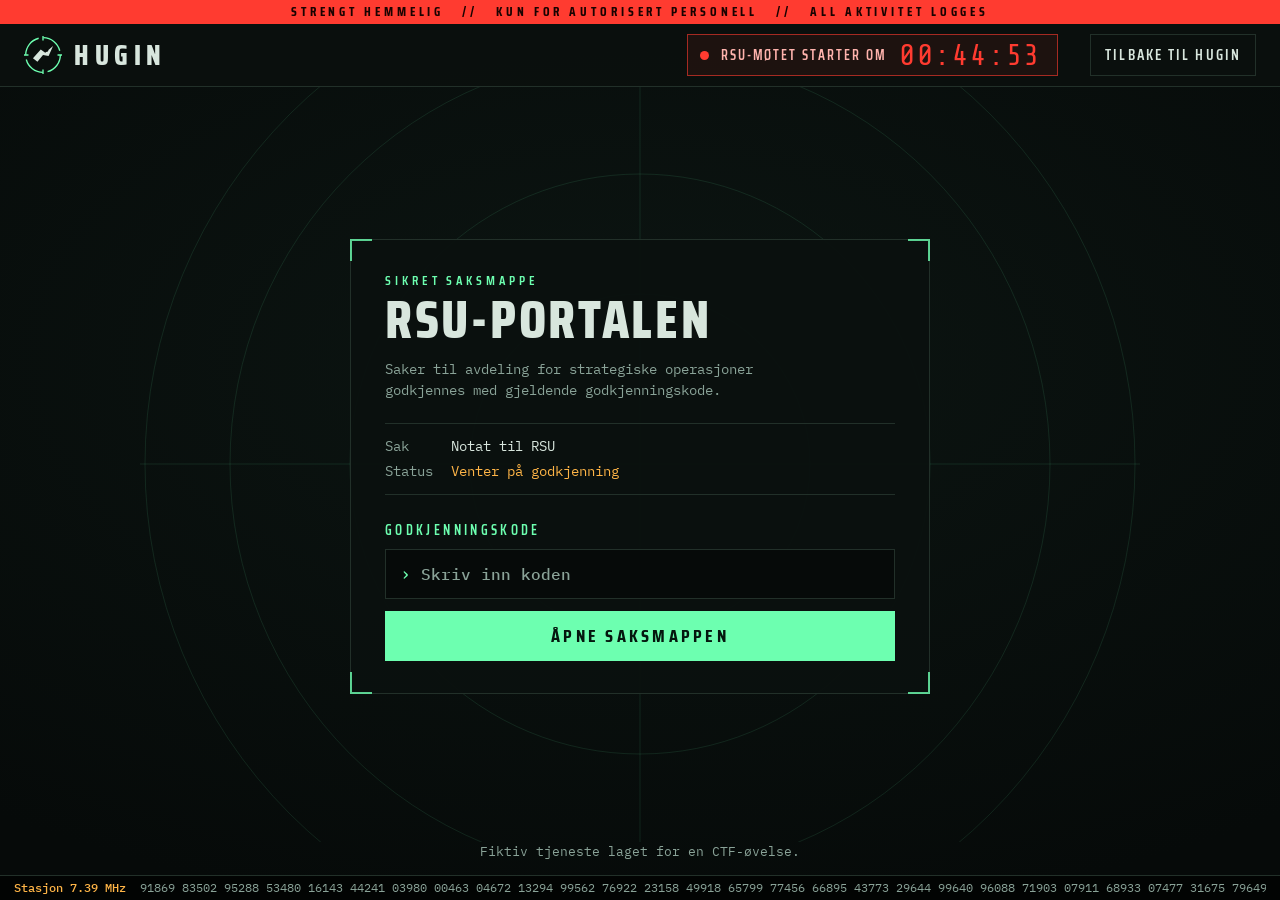
<file: operasjon-echo/app/templates/rsu.html>
<!doctype html>
<html lang="no">

<head>
    <meta charset="utf-8">
    <meta name="viewport" content="width=device-width, initial-scale=1">
    <title>RSU-portalen</title>
    <link rel="preconnect" href="https://fonts.googleapis.com">
    <link rel="preconnect" href="https://fonts.gstatic.com" crossorigin>
    <link
        href="https://fonts.googleapis.com/css2?family=IBM+Plex+Mono:wght@400;500&family=Saira+Condensed:wght@600;700;800&family=Share+Tech+Mono&family=Special+Elite&display=swap"
        rel="stylesheet">
    <style>
        :root {
            --dusk: #060a09;
            --dusk-2: #0a100e;
            --dusk-3: #111a17;
            --line: #223029;
            --fog: #d8e6dd;
            --mist: #8aa398;
            --access: #6dffb0;
            --outside: #ffb547;
            --alarm: #ff3b30;
            --error: #ff8a80;
            --raven: #020403;
            --paper: #dcd2b6;
            --ink: #1d1a13;
            --sans: "Saira Condensed", "Arial Narrow", system-ui, sans-serif;
            --mono: "IBM Plex Mono", ui-monospace, "SFMono-Regular", Menlo, Consolas, monospace;
            --digits: "Share Tech Mono", var(--mono);
            --type: "Special Elite", "Courier New", monospace;
        }

        * { box-sizing: border-box; }
        html, body { margin: 0; }

        body {
            background: radial-gradient(120% 90% at 50% 40%, #0c1512 0%, var(--dusk) 70%);
            color: var(--fog);
            font: 15px/1.55 var(--mono);
            min-height: 100vh;
            display: grid;
            grid-template-rows: auto auto 1fr auto auto;
            overflow-x: hidden;
        }

        /* Kantlys ved varsler; usynlig ellers */
        body::after {
            content: "";
            position: fixed;
            inset: 0;
            pointer-events: none;
            z-index: 60;
            box-shadow: inset 0 0 0 transparent;
            transition: box-shadow .4s;
        }
        body.red-alert::after { animation: redalert 1.6s ease-in-out infinite; }
        body.opened::after { animation: none; box-shadow: inset 0 0 130px rgba(109, 255, 176, .3); }
        @keyframes redalert {
            0%, 100% { box-shadow: inset 0 0 0 transparent; }
            50% { box-shadow: inset 0 0 150px rgba(255, 59, 48, .42); }
        }

        :focus-visible { outline: 2px solid var(--access); outline-offset: 3px; }

        .classbar {
            display: flex;
            justify-content: center;
            gap: 18px;
            padding: 3px 12px;
            background: var(--alarm);
            color: #190301;
            font: 700 13px/1.4 var(--sans);
            letter-spacing: .3em;
            text-transform: uppercase;
            text-align: center;
        }

        .top {
            display: flex;
            align-items: center;
            gap: 14px;
            padding: 10px 24px;
            border-bottom: 1px solid var(--line);
            background: rgba(10, 16, 14, .9);
        }
        .wordmark { display: flex; align-items: center; gap: 12px; color: var(--fog); text-decoration: none; }
        .wordmark b { font: 800 28px/1 var(--sans); letter-spacing: .2em; text-transform: uppercase; }

        .back {
            margin-left: auto;
            display: inline-block;
            padding: 8px 14px;
            border: 1px solid var(--line);
            color: var(--fog);
            text-decoration: none;
            font: 600 15px var(--sans);
            letter-spacing: .14em;
            text-transform: uppercase;
            white-space: nowrap;
            transition: border-color .2s, color .2s, box-shadow .2s;
        }
        .back:hover { border-color: var(--access); color: var(--access); box-shadow: 0 0 14px rgba(109, 255, 176, .25); }

        /* Nedtellingen til RSU-møtet: rød, pulserende, og strammere den siste timen */
        .countdown {
            margin-left: auto;
            display: flex;
            align-items: center;
            gap: 12px;
            padding: 5px 16px 5px 12px;
            border: 1px solid rgba(255, 59, 48, .6);
            background: rgba(255, 59, 48, .08);
            font: 600 14px var(--sans);
            letter-spacing: .14em;
            text-transform: uppercase;
            color: #ffb3ad;
        }
        .countdown::before {
            content: "";
            flex: none;
            width: 9px;
            height: 9px;
            border-radius: 50%;
            background: var(--alarm);
            animation: alarm 1s ease-out infinite;
        }
        .countdown b {
            font: 400 30px/1 var(--digits);
            font-variant-numeric: tabular-nums;
            letter-spacing: .06em;
            color: var(--alarm);
        }
        .countdown.urgent { border-color: var(--alarm); background: rgba(255, 59, 48, .18); }
        .countdown.urgent::before { animation-duration: .5s; }
        .countdown.now { border-color: var(--alarm); background: var(--alarm); color: #2a0705; }
        .countdown.now::before { background: #2a0705; }
        .countdown.now b { color: #2a0705; }
        @keyframes alarm {
            from { box-shadow: 0 0 0 0 rgba(255, 59, 48, .75); }
            to { box-shadow: 0 0 0 10px rgba(255, 59, 48, 0); }
        }
        .countdown + .back { margin-left: 18px; }

        @media (max-width: 640px) {
            .classbar { font-size: 11px; letter-spacing: .16em; }
            .classbar .extra { display: none; }
            .top { flex-wrap: wrap; row-gap: 10px; padding: 10px 16px; }
            .countdown { order: 3; flex-basis: 100%; justify-content: center; margin-left: 0; }
            .countdown b { font-size: 24px; }
            .countdown + .back { margin-left: auto; }
        }

        main {
            position: relative;
            display: grid;
            place-items: center;
            padding: 44px 16px 40px;
            overflow: hidden;
        }

        /* Stille radarringer bak saksmappen */
        .rings {
            position: absolute;
            top: 50%;
            left: 50%;
            width: 1000px;
            height: 1000px;
            transform: translate(-50%, -50%);
            pointer-events: none;
        }
        .rings circle, .rings line { fill: none; stroke: var(--access); stroke-opacity: .1; stroke-width: 1; }

        .case {
            position: relative;
            width: min(580px, 100%);
            background: rgba(10, 16, 14, .94);
            border: 1px solid var(--line);
            padding: 30px 34px 32px;
        }
        .bracket { position: absolute; width: 22px; height: 22px; border: 0 solid var(--access); opacity: .8; }
        .bracket.tl { top: -1px; left: -1px; border-width: 2px 0 0 2px; }
        .bracket.tr { top: -1px; right: -1px; border-width: 2px 2px 0 0; }
        .bracket.bl { bottom: -1px; left: -1px; border-width: 0 0 2px 2px; }
        .bracket.br { bottom: -1px; right: -1px; border-width: 0 2px 2px 0; }

        .eyebrow {
            font: 600 13px var(--sans);
            letter-spacing: .3em;
            text-transform: uppercase;
            color: var(--access);
            margin-bottom: 2px;
        }

        .case h1 {
            position: relative;
            display: inline-block;
            font: 800 clamp(38px, 6vw, 54px)/1 var(--sans);
            letter-spacing: .05em;
            text-transform: uppercase;
            margin: 0 0 12px;
        }
        .case h1::before, .case h1::after {
            content: attr(data-text);
            position: absolute;
            inset: 0;
            opacity: 0;
            pointer-events: none;
        }
        .case h1::before { color: var(--access); animation: glitch-a 7s steps(1) infinite; }
        .case h1::after { color: var(--alarm); animation: glitch-b 7s steps(1) infinite; }
        @keyframes glitch-a {
            0%, 91%, 94%, 100% { opacity: 0; }
            92% { opacity: .85; transform: translate(-4px, 1px); clip-path: inset(10% 0 55% 0); }
            93% { opacity: .85; transform: translate(3px, -1px); clip-path: inset(60% 0 8% 0); }
        }
        @keyframes glitch-b {
            0%, 91%, 94%, 100% { opacity: 0; }
            92% { opacity: .85; transform: translate(4px, -1px); clip-path: inset(55% 0 12% 0); }
            93% { opacity: .85; transform: translate(-3px, 1px); clip-path: inset(5% 0 62% 0); }
        }

        .case p { color: var(--mist); font-size: 13.5px; margin: 0 0 22px; max-width: 52ch; }

        .case-meta {
            display: grid;
            grid-template-columns: auto 1fr;
            gap: 4px 18px;
            margin: 0 0 24px;
            padding: 12px 0;
            border-top: 1px solid var(--line);
            border-bottom: 1px solid var(--line);
            font-size: 13.5px;
        }
        .case-meta dt { color: var(--mist); }
        .case-meta dd { margin: 0; }
        #case-status { color: var(--outside); }
        #case-status.open { color: var(--access); }

        label {
            display: block;
            font: 600 14px var(--sans);
            letter-spacing: .24em;
            text-transform: uppercase;
            color: var(--access);
            margin-bottom: 8px;
        }

        .prompt {
            display: flex;
            align-items: center;
            border: 1px solid var(--line);
            background: var(--dusk);
            transition: border-color .2s, box-shadow .2s;
        }
        .prompt::before { content: "›"; padding-left: 14px; color: var(--access); font-size: 18px; }
        .prompt:focus-within { border-color: var(--access); box-shadow: 0 0 14px rgba(109, 255, 176, .18); }
        input {
            flex: 1;
            min-width: 0;
            padding: 14px 14px 14px 10px;
            font: 500 16px var(--mono);
            letter-spacing: .06em;
            background: transparent;
            color: var(--fog);
            caret-color: var(--access);
            border: 0;
            outline: none;
        }
        input::placeholder { letter-spacing: normal; color: var(--mist); }

        button {
            margin-top: 12px;
            width: 100%;
            height: 50px;
            background: var(--access);
            color: #04170e;
            border: 0;
            font: 700 18px var(--sans);
            letter-spacing: .18em;
            text-transform: uppercase;
            cursor: pointer;
        }
        button:hover { background: #a4ffcf; }
        button:disabled { opacity: .55; cursor: progress; }

        .result {
            margin-top: 20px;
            padding: 12px 14px;
            background: var(--dusk-3);
            border-left: 2px solid var(--line);
            font-size: 14px;
            overflow-wrap: anywhere;
        }
        .result[hidden] { display: none; }
        .result strong {
            display: block;
            margin-bottom: 2px;
            font: 700 16px var(--sans);
            letter-spacing: .14em;
            text-transform: uppercase;
        }
        .result.ok { border-color: var(--access); }
        .result.ok strong { color: var(--access); }
        .result.ok span { font: 500 16px var(--mono); }

        /* .result foran, så regelen slår .case p (som ellers gir grå tekst og ekstra marg) */
        .result .epilogue {
            max-width: none;
            margin: 16px -4px 4px;
            padding: 16px 18px 18px;
            background: var(--paper);
            color: var(--ink);
            font: 15.5px/1.5 var(--type);
            white-space: pre-line;
            transform: rotate(-.4deg);
            box-shadow: 0 8px 26px rgba(0, 0, 0, .6);
        }
        .epilogue[hidden] { display: none; }

        .result.warn { border-color: var(--outside); }
        .result.warn strong { color: var(--outside); }
        .result.err { border-color: var(--error); }
        .result.err strong { color: var(--error); }

        /* Stempelet som slås på saken når den er godkjent eller utløpt */
        .stamp {
            position: absolute;
            top: 26px;
            right: 26px;
            padding: 4px 14px;
            border: 3px solid currentColor;
            font: 800 26px/1.2 var(--sans);
            letter-spacing: .12em;
            text-transform: uppercase;
            transform: rotate(-9deg);
            opacity: 0;
            pointer-events: none;
        }
        .stamp.ok { color: var(--access); }
        .stamp.warn { color: var(--outside); }
        .stamp.show { animation: stamp .45s cubic-bezier(.2, 1.4, .4, 1) forwards; }
        @keyframes stamp {
            from { opacity: 0; transform: rotate(-9deg) scale(2.2); }
            to { opacity: .9; transform: rotate(-9deg) scale(1); }
        }

        footer { padding: 0 24px 14px; color: var(--mist); font-size: 12.5px; text-align: center; }

        .ticker {
            display: flex;
            gap: 14px;
            align-items: center;
            padding: 3px 14px;
            border-top: 1px solid var(--line);
            background: var(--raven);
            font: 12px/1.5 var(--mono);
            color: var(--mist);
            overflow: hidden;
            white-space: nowrap;
        }
        .ticker strong { flex: none; color: var(--outside); font-weight: 500; }
        .ticker div { overflow: hidden; flex: 1; }
        .ticker span { display: inline-block; animation: ticker 150s linear infinite; }
        @keyframes ticker { to { transform: translateX(-50%); } }

        @media (max-width: 520px) {
            .case { padding: 24px 20px; }
            .stamp { top: 8px; right: 10px; padding: 2px 10px; font-size: 16px; }
        }

        @media (prefers-reduced-motion: reduce) {
            *, *::before, *::after { animation: none !important; transition: none !important; }
            .stamp.show { opacity: .9; }
        }
    </style>
</head>

<body>
    <div class="classbar"><span>Strengt hemmelig</span><span class="extra">//</span><span class="extra">Kun for autorisert personell</span><span class="extra">//</span><span class="extra">All aktivitet logges</span></div>

    <header class="top">
        <a class="wordmark" href="/">
            <svg width="38" height="38" viewBox="0 0 34 34" aria-hidden="true">
                <circle cx="17" cy="17" r="15.5" fill="none" stroke="#6dffb0" stroke-width="1.2" stroke-dasharray="20 4.3" />
                <path d="M17 0 V4 M17 30 V34 M0 17 H4 M30 17 H34" stroke="#6dffb0" stroke-width="1.2" />
                <path d="M8 20 L15 12 L19 15 L26 9 L22 18 L17 17 L12 23 Z" fill="#d8e6dd" />
                <circle cx="20.5" cy="13" r="1.2" fill="#060a09" />
            </svg>
            <b>Hugin</b>
        </a>
        <div class="countdown" id="countdown-box">
            <span id="countdown-label">RSU-møtet starter om</span>
            <b id="countdown">00:45:00</b>
        </div>
        <a class="back" href="/">Tilbake til Hugin</a>
    </header>

    <main>
        <svg class="rings" viewBox="0 0 1000 1000" aria-hidden="true">
            <circle cx="500" cy="500" r="170" />
            <circle cx="500" cy="500" r="290" />
            <circle cx="500" cy="500" r="410" />
            <circle cx="500" cy="500" r="495" />
            <line x1="0" y1="500" x2="1000" y2="500" />
            <line x1="500" y1="0" x2="500" y2="1000" />
        </svg>
        <section class="case" aria-labelledby="case-title">
            <i class="bracket tl"></i><i class="bracket tr"></i><i class="bracket bl"></i><i class="bracket br"></i>
            <div class="stamp" id="stamp" aria-hidden="true"></div>
            <div class="eyebrow" aria-hidden="true">Sikret saksmappe</div>
            <h1 id="case-title" data-text="RSU-portalen">RSU-portalen</h1>
            <p>Saker til avdeling for strategiske operasjoner godkjennes med gjeldende godkjenningskode.</p>

            <dl class="case-meta">
                <dt>Sak</dt>
                <dd>Notat til RSU</dd>
                <dt>Status</dt>
                <dd id="case-status">Venter på godkjenning</dd>
            </dl>

            <form id="unlock">
                <label for="code">Godkjenningskode</label>
                <div class="prompt"><input id="code" placeholder="Skriv inn koden" autocomplete="off" spellcheck="false"></div>
                <button type="submit" id="submit">Åpne saksmappen</button>
            </form>

            <div class="result" id="result" role="status" aria-live="polite" hidden>
                <strong id="result-title"></strong>
                <span id="result-text"></span>
                <p class="epilogue" id="epilogue" hidden></p>
            </div>
        </section>
    </main>

    <footer>Fiktiv tjeneste laget for en CTF-øvelse.</footer>

    <div class="ticker" aria-hidden="true">
        <strong>Stasjon 7.39 MHz</strong>
        <div><span id="ticker"></span></div>
    </div>

    <script>
        const form = document.getElementById("unlock");
        const input = document.getElementById("code");
        const submit = document.getElementById("submit");
        const box = document.getElementById("result");
        const title = document.getElementById("result-title");
        const text = document.getElementById("result-text");
        const stamp = document.getElementById("stamp");
        const caseStatus = document.getElementById("case-status");
        const epilogue = document.getElementById("epilogue");


        const EPILOGUE = `Saksmappen åpnet seg kl. 08.41.

2026/1147. To versjoner, én signatur. 16,2 millioner til et selskap uten adresse, uten daglig leder og med én kontaktperson: V. H.

Kl. 09.00 reiser direktør Vegard Holm seg i møterom Basalt for å legge fram Operasjon Echo. Han rekker ikke å si mer enn «Ærede utvalg» før lederen løfter hånden. Utvalget har fått tilgang til hele saksmappen, også versjonene som ble trukket tilbake. Sak 2/26 blir tatt av sakslisten.

Kl. 11.15 fryses kontoen til VH Holding AS.
Kl. 13.30 får Ingrid Moe tilbake tilgangen til delt disk.
Kl. 14.00 tas Hugin ned «for vedlikehold».

Mandag morgen ligger det en ny lapp under tastaturet ditt:

«Ikke verst av en fersk analytiker. Takk. Kanskje våre veier krysses igjen. — Ravn»

Flagget er ditt.;`

        // Teksten dekrypteres fra venstre mot høyre. Skjermlesere får bare ferdig tekst (aria-busy).
        function decodeText(target, text) {
            if (matchMedia("(prefers-reduced-motion: reduce)").matches) {
                target.textContent = text;
                return;
            }
            const GLYPHS = "ABCDEFGHJKLMNPQRSTUVWXYZ0123456789";
            const total = 2800;
            const start = performance.now();
            box.setAttribute("aria-busy", "true");
            function step(now) {
                const n = Math.min(text.length, Math.floor(((now - start) / total) * text.length));
                let out = text.slice(0, n);
                for (let i = n; i < text.length; i++) {
                    out += /\s/.test(text[i]) ? text[i] : GLYPHS[Math.floor(Math.random() * GLYPHS.length)];
                }
                target.textContent = out;
                if (n < text.length) requestAnimationFrame(step);
                else box.setAttribute("aria-busy", "false");
            }
            requestAnimationFrame(step);
        }

        function show(kind, heading, message) {
            box.className = "result " + kind;
            title.textContent = heading;
            text.textContent = message;                    // textContent, ikke innerHTML
            epilogue.hidden = true;
            box.hidden = false;
        }

        function stampCase(kind, word) {
            stamp.className = "stamp " + kind;
            stamp.textContent = word;
            void stamp.offsetWidth;                         // start animasjonen på nytt
            stamp.classList.add("show");
        }

        form.addEventListener("submit", async (e) => {
            e.preventDefault();
            const code = input.value.trim();
            if (!code) {
                show("err", "Koden mangler", "Skriv inn godkjenningskoden før du åpner saksmappen.");
                input.focus();
                return;
            }
            submit.disabled = true;
            try {
                const r = await fetch("/api/rsu/unlock", {
                    method: "POST",
                    headers: {"Content-Type": "application/json"},
                    body: JSON.stringify({code}),
                });
                const j = await r.json();
                if (j.flag) {
                    stampCase("ok", "Åpnet");
                    caseStatus.textContent = "Saksmappen er åpnet";
                    caseStatus.classList.add("open");
                    document.body.classList.add("opened");
                    setTimeout(() => document.body.classList.remove("opened"), 1400);
                    show("ok", "Saksmappen er åpnet", j.flag);
                    if (EPILOGUE) {
                        epilogue.hidden = false;
                        decodeText(epilogue, EPILOGUE);
                    }
                } else if (j.error && j.error.includes("utløpt")) {
                    stampCase("warn", "Utløpt");
                    show("warn", "Koden er utløpt", j.error);
                } else {
                    stamp.className = "stamp";
                    show("err", "Koden ble ikke godtatt", j.error || "Ukjent feil.");
                }
            } catch {
                show("err", "Fikk ikke kontakt med portalen", "Last inn siden på nytt og prøv igjen.");
            } finally {
                submit.disabled = false;
            }
        });

        // ---------- Nedtelling til RSU-møtet (samme som i Hugin) ----------
        // Første gang spilleren åpner siden, settes fristen til 45 minutter fram i tid. Fristen lagres i
        // nettleseren (localStorage), så den fortsetter der den var ved omlasting og deles med RSU-portalen.
        // Bare stemning: ingenting låses når den når null. Nullstill med ?nullstill i adressen.
        const COUNTDOWN_MINUTES = 45;
        const URGENT_MINUTES = 10;                          // siste minuttene pulserer den raskere
        const DEADLINE_KEY = "operasjon-echo-frist";
        const cdBox = document.getElementById("countdown-box");
        const cdLabel = document.getElementById("countdown-label");
        const cdTime = document.getElementById("countdown");

        function loadDeadline() {
            const fresh = Date.now() + COUNTDOWN_MINUTES * 60e3;
            try {
                if (new URLSearchParams(location.search).has("nullstill")) localStorage.removeItem(DEADLINE_KEY);
                const saved = Number(localStorage.getItem(DEADLINE_KEY));
                if (saved > 0) return saved;
                localStorage.setItem(DEADLINE_KEY, String(fresh));
            } catch {
                // Privat vindu eller blokkert lagring: tellingen starter på 45 min ved hver omlasting.
            }
            return fresh;
        }

        const deadline = loadDeadline();

        function tick() {
            const left = deadline - Date.now();
            if (left <= 0) {
                cdBox.classList.remove("urgent");
                cdBox.classList.add("now");
                document.body.classList.remove("red-alert");
                cdLabel.textContent = "RSU-møtet er";
                cdTime.textContent = "i gang";
                return;
            }
            cdBox.classList.remove("now");
            cdBox.classList.toggle("urgent", left < URGENT_MINUTES * 60e3);
            document.body.classList.toggle("red-alert", left < URGENT_MINUTES * 60e3);
            cdLabel.textContent = "RSU-møtet starter om";
            const s = Math.ceil(left / 1000);
            const pad = (n) => String(n).padStart(2, "0");
            cdTime.textContent = `${pad(Math.floor(s / 3600))}:${pad(Math.floor(s / 60) % 60)}:${pad(s % 60)}`;
        }

        tick();
        setInterval(tick, 1000);

        // Nummerstasjonen er bare pynt: tallene betyr ingenting.
        let groups = "";
        for (let i = 0; i < 90; i++) groups += String(Math.floor(Math.random() * 1e5)).padStart(5, "0") + "   ";
        document.getElementById("ticker").textContent = groups + groups;
    </script>
</body>

</html>
</file>
<file: assets/_mkdocstrings.css>
/* Avoid breaking parameter names, etc. in table cells. */
.doc-contents td code {
  word-break: normal !important;
}

/* No line break before first paragraph of descriptions. */
.doc-md-description,
.doc-md-description>p:first-child {
  display: inline;
}

/* No text transformation from Material for MkDocs for H5 headings. */
.md-typeset h5 .doc-object-name {
  text-transform: none;
}

/* Max width for docstring sections tables. */
.doc .md-typeset__table,
.doc .md-typeset__table table {
  display: table !important;
  width: 100%;
}

.doc .md-typeset__table tr {
  display: table-row;
}

/* Defaults in Spacy table style. */
.doc-param-default,
.doc-type_param-default {
  float: right;
}

/* Parameter headings must be inline, not blocks. */
.doc-heading-parameter,
.doc-heading-type_parameter {
  display: inline;
}

/* Default font size for parameter headings. */
.md-typeset .doc-heading-parameter {
  font-size: inherit;
}

/* Prefer space on the right, not the left of parameter permalinks. */
.doc-heading-parameter .headerlink,
.doc-heading-type_parameter .headerlink {
  margin-left: 0 !important;
  margin-right: 0.2rem;
}

/* Backward-compatibility: docstring section titles in bold. */
.doc-section-title {
  font-weight: bold;
}

/* Backlinks crumb separator. */
.doc-backlink-crumb {
  display: inline-flex;
  gap: .2rem;
  white-space: nowrap;
  align-items: center;
  vertical-align: middle;
}
.doc-backlink-crumb:not(:first-child)::before {
  background-color: var(--md-default-fg-color--lighter);
  content: "";
  display: inline;
  height: 1rem;
  --md-path-icon: url('data:image/svg+xml;charset=utf-8,<svg xmlns="http://www.w3.org/2000/svg" viewBox="0 0 24 24"><path d="M8.59 16.58 13.17 12 8.59 7.41 10 6l6 6-6 6z"/></svg>');
  -webkit-mask-image: var(--md-path-icon);
  mask-image: var(--md-path-icon);
  width: 1rem;
}
.doc-backlink-crumb.last {
  font-weight: bold;
}

/* Symbols in Navigation and ToC. */
:root, :host,
[data-md-color-scheme="default"] {
  --doc-symbol-parameter-fg-color: #df50af;
  --doc-symbol-type_parameter-fg-color: #df50af;
  --doc-symbol-attribute-fg-color: #953800;
  --doc-symbol-function-fg-color: #8250df;
  --doc-symbol-method-fg-color: #8250df;
  --doc-symbol-class-fg-color: #0550ae;
  --doc-symbol-type_alias-fg-color: #0550ae;
  --doc-symbol-module-fg-color: #5cad0f;

  --doc-symbol-parameter-bg-color: #df50af1a;
  --doc-symbol-type_parameter-bg-color: #df50af1a;
  --doc-symbol-attribute-bg-color: #9538001a;
  --doc-symbol-function-bg-color: #8250df1a;
  --doc-symbol-method-bg-color: #8250df1a;
  --doc-symbol-class-bg-color: #0550ae1a;
  --doc-symbol-type_alias-bg-color: #0550ae1a;
  --doc-symbol-module-bg-color: #5cad0f1a;
}

[data-md-color-scheme="slate"] {
  --doc-symbol-parameter-fg-color: #ffa8cc;
  --doc-symbol-type_parameter-fg-color: #ffa8cc;
  --doc-symbol-attribute-fg-color: #ffa657;
  --doc-symbol-function-fg-color: #d2a8ff;
  --doc-symbol-method-fg-color: #d2a8ff;
  --doc-symbol-class-fg-color: #79c0ff;
  --doc-symbol-type_alias-fg-color: #79c0ff;
  --doc-symbol-module-fg-color: #baff79;

  --doc-symbol-parameter-bg-color: #ffa8cc1a;
  --doc-symbol-type_parameter-bg-color: #ffa8cc1a;
  --doc-symbol-attribute-bg-color: #ffa6571a;
  --doc-symbol-function-bg-color: #d2a8ff1a;
  --doc-symbol-method-bg-color: #d2a8ff1a;
  --doc-symbol-class-bg-color: #79c0ff1a;
  --doc-symbol-type_alias-bg-color: #79c0ff1a;
  --doc-symbol-module-bg-color: #baff791a;
}

code.doc-symbol {
  border-radius: .1rem;
  font-size: .85em;
  padding: 0 .3em;
  font-weight: bold;
}

code.doc-symbol-parameter,
a code.doc-symbol-parameter {
  color: var(--doc-symbol-parameter-fg-color);
  background-color: var(--doc-symbol-parameter-bg-color);
}

code.doc-symbol-parameter::after {
  content: "param";
}

code.doc-symbol-type_parameter,
a code.doc-symbol-type_parameter {
  color: var(--doc-symbol-type_parameter-fg-color);
  background-color: var(--doc-symbol-type_parameter-bg-color);
}

code.doc-symbol-type_parameter::after {
  content: "type-param";
}

code.doc-symbol-attribute,
a code.doc-symbol-attribute {
  color: var(--doc-symbol-attribute-fg-color);
  background-color: var(--doc-symbol-attribute-bg-color);
}

code.doc-symbol-attribute::after {
  content: "attr";
}

code.doc-symbol-function,
a code.doc-symbol-function {
  color: var(--doc-symbol-function-fg-color);
  background-color: var(--doc-symbol-function-bg-color);
}

code.doc-symbol-function::after {
  content: "func";
}

code.doc-symbol-method,
a code.doc-symbol-method {
  color: var(--doc-symbol-method-fg-color);
  background-color: var(--doc-symbol-method-bg-color);
}

code.doc-symbol-method::after {
  content: "meth";
}

code.doc-symbol-class,
a code.doc-symbol-class {
  color: var(--doc-symbol-class-fg-color);
  background-color: var(--doc-symbol-class-bg-color);
}

code.doc-symbol-class::after {
  content: "class";
}


code.doc-symbol-type_alias,
a code.doc-symbol-type_alias {
  color: var(--doc-symbol-type_alias-fg-color);
  background-color: var(--doc-symbol-type_alias-bg-color);
}

code.doc-symbol-type_alias::after {
  content: "type";
}

code.doc-symbol-module,
a code.doc-symbol-module {
  color: var(--doc-symbol-module-fg-color);
  background-color: var(--doc-symbol-module-bg-color);
}

code.doc-symbol-module::after {
  content: "mod";
}

.doc-signature .autorefs {
  color: inherit;
  border-bottom: 1px dotted currentcolor;
}

/* Source code blocks (admonitions). */
:root {
  --md-admonition-icon--mkdocstrings-source: url('data:image/svg+xml;charset=utf-8,<svg xmlns="http://www.w3.org/2000/svg" viewBox="0 0 24 24"><path d="M15.22 4.97a.75.75 0 0 1 1.06 0l6.5 6.5a.75.75 0 0 1 0 1.06l-6.5 6.5a.749.749 0 0 1-1.275-.326.75.75 0 0 1 .215-.734L21.19 12l-5.97-5.97a.75.75 0 0 1 0-1.06m-6.44 0a.75.75 0 0 1 0 1.06L2.81 12l5.97 5.97a.749.749 0 0 1-.326 1.275.75.75 0 0 1-.734-.215l-6.5-6.5a.75.75 0 0 1 0-1.06l6.5-6.5a.75.75 0 0 1 1.06 0"/></svg>')
}
.md-typeset .admonition.mkdocstrings-source,
.md-typeset details.mkdocstrings-source {
  border: none;
  padding: 0;
}
.md-typeset .admonition.mkdocstrings-source:focus-within,
.md-typeset details.mkdocstrings-source:focus-within {
  box-shadow: none;
}
.md-typeset .mkdocstrings-source > .admonition-title,
.md-typeset .mkdocstrings-source > summary {
  background-color: inherit;
}
.md-typeset .mkdocstrings-source > .admonition-title::before,
.md-typeset .mkdocstrings-source > summary::before {
  background-color: var(--md-default-fg-color);
  -webkit-mask-image: var(--md-admonition-icon--mkdocstrings-source);
          mask-image: var(--md-admonition-icon--mkdocstrings-source);
}
</file>
<file: assets/stylesheets/main.ec1eaa64.min.css>
@charset "UTF-8";html{-webkit-text-size-adjust:none;-moz-text-size-adjust:none;text-size-adjust:none;box-sizing:border-box}*,:after,:before{box-sizing:inherit}@media (prefers-reduced-motion){*,:after,:before{transition:none!important}}body{margin:0}a,button,input,label{-webkit-tap-highlight-color:transparent}a{color:inherit;text-decoration:none}hr{border:0;box-sizing:initial;display:block;height:.05rem;overflow:visible;padding:0}small{font-size:80%}sub,sup{line-height:1em}img{border-style:none}table{border-collapse:initial;border-spacing:0}td,th{font-weight:400;vertical-align:top}button{background:#0000;border:0;font-family:inherit;font-size:inherit;margin:0;padding:0}input{border:0;outline:none}:root{--md-primary-fg-color:#4051b5;--md-primary-fg-color--light:#5d6cc0;--md-primary-fg-color--dark:#303fa1;--md-primary-bg-color:#fff;--md-primary-bg-color--light:#ffffffb3;--md-accent-fg-color:#526cfe;--md-accent-fg-color--transparent:#526cfe1a;--md-accent-bg-color:#fff;--md-accent-bg-color--light:#ffffffb3}[data-md-color-scheme=default]{color-scheme:light}[data-md-color-scheme=default] img[src$="#gh-dark-mode-only"],[data-md-color-scheme=default] img[src$="#only-dark"]{display:none}:root,[data-md-color-scheme=default]{--md-hue:225deg;--md-default-fg-color:#000000de;--md-default-fg-color--light:#0000008a;--md-default-fg-color--lighter:#00000052;--md-default-fg-color--lightest:#00000012;--md-default-bg-color:#fff;--md-default-bg-color--light:#ffffffb3;--md-default-bg-color--lighter:#ffffff4d;--md-default-bg-color--lightest:#ffffff1f;--md-code-fg-color:#36464e;--md-code-bg-color:#f5f5f5;--md-code-bg-color--light:#f5f5f5b3;--md-code-bg-color--lighter:#f5f5f54d;--md-code-hl-color:#4287ff;--md-code-hl-color--light:#4287ff1a;--md-code-hl-number-color:#d52a2a;--md-code-hl-special-color:#db1457;--md-code-hl-function-color:#a846b9;--md-code-hl-constant-color:#6e59d9;--md-code-hl-keyword-color:#3f6ec6;--md-code-hl-string-color:#1c7d4d;--md-code-hl-name-color:var(--md-code-fg-color);--md-code-hl-operator-color:var(--md-default-fg-color--light);--md-code-hl-punctuation-color:var(--md-default-fg-color--light);--md-code-hl-comment-color:var(--md-default-fg-color--light);--md-code-hl-generic-color:var(--md-default-fg-color--light);--md-code-hl-variable-color:var(--md-default-fg-color--light);--md-typeset-color:var(--md-default-fg-color);--md-typeset-a-color:var(--md-primary-fg-color);--md-typeset-del-color:#f5503d26;--md-typeset-ins-color:#0bd57026;--md-typeset-kbd-color:#fafafa;--md-typeset-kbd-accent-color:#fff;--md-typeset-kbd-border-color:#b8b8b8;--md-typeset-mark-color:#ffff0080;--md-typeset-table-color:#0000001f;--md-typeset-table-color--light:rgba(0,0,0,.035);--md-admonition-fg-color:var(--md-default-fg-color);--md-admonition-bg-color:var(--md-default-bg-color);--md-warning-fg-color:#000000de;--md-warning-bg-color:#ff9;--md-footer-fg-color:#fff;--md-footer-fg-color--light:#ffffffb3;--md-footer-fg-color--lighter:#ffffff73;--md-footer-bg-color:#000000de;--md-footer-bg-color--dark:#00000052;--md-shadow-z1:0 0.2rem 0.5rem #0000000d,0 0 0.05rem #0000001a;--md-shadow-z2:0 0.2rem 0.5rem #0000001a,0 0 0.05rem #00000040;--md-shadow-z3:0 0.2rem 0.5rem #0003,0 0 0.05rem #00000059}.md-icon svg{fill:currentcolor;display:block;height:1.2rem;width:1.2rem}body{-webkit-font-smoothing:antialiased;-moz-osx-font-smoothing:grayscale;--md-text-font-family:var(--md-text-font,_),-apple-system,BlinkMacSystemFont,Helvetica,Arial,sans-serif;--md-code-font-family:var(--md-code-font,_),SFMono-Regular,Consolas,Menlo,monospace}aside,body,input{font-feature-settings:"kern","liga";color:var(--md-typeset-color);font-family:var(--md-text-font-family)}code,kbd,pre{font-feature-settings:"kern";font-family:var(--md-code-font-family)}:root{--md-typeset-table-sort-icon:url('data:image/svg+xml;charset=utf-8,<svg xmlns="http://www.w3.org/2000/svg" viewBox="0 0 24 24"><path d="m18 21-4-4h3V7h-3l4-4 4 4h-3v10h3M2 19v-2h10v2M2 13v-2h7v2M2 7V5h4v2z"/></svg>');--md-typeset-table-sort-icon--asc:url('data:image/svg+xml;charset=utf-8,<svg xmlns="http://www.w3.org/2000/svg" viewBox="0 0 24 24"><path d="M19 17h3l-4 4-4-4h3V3h2M2 17h10v2H2M6 5v2H2V5m0 6h7v2H2z"/></svg>');--md-typeset-table-sort-icon--desc:url('data:image/svg+xml;charset=utf-8,<svg xmlns="http://www.w3.org/2000/svg" viewBox="0 0 24 24"><path d="M19 7h3l-4-4-4 4h3v14h2M2 17h10v2H2M6 5v2H2V5m0 6h7v2H2z"/></svg>')}.md-typeset{-webkit-print-color-adjust:exact;color-adjust:exact;font-size:.8rem;line-height:1.6;overflow-wrap:break-word}@media print{.md-typeset{font-size:.68rem}}.md-typeset blockquote,.md-typeset dl,.md-typeset figure,.md-typeset ol,.md-typeset pre,.md-typeset ul{margin-bottom:1em;margin-top:1em}.md-typeset h1{color:var(--md-default-fg-color--light);font-size:2em;line-height:1.3;margin:0 0 1.25em}.md-typeset h1,.md-typeset h2{font-weight:300;letter-spacing:-.01em}.md-typeset h2{font-size:1.5625em;line-height:1.4;margin:1.6em 0 .64em}.md-typeset h3{font-size:1.25em;font-weight:400;letter-spacing:-.01em;line-height:1.5;margin:1.6em 0 .8em}.md-typeset h2+h3{margin-top:.8em}.md-typeset h4{font-weight:700;letter-spacing:-.01em;margin:1em 0}.md-typeset h5,.md-typeset h6{color:var(--md-default-fg-color--light);font-size:.8em;font-weight:700;letter-spacing:-.01em;margin:1.25em 0}.md-typeset h5{text-transform:uppercase}.md-typeset h5 code{text-transform:none}.md-typeset hr{border-bottom:.05rem solid var(--md-default-fg-color--lightest);display:flow-root;margin:1.5em 0}.md-typeset a{color:var(--md-typeset-a-color);word-break:break-word}.md-typeset a,.md-typeset a:before{transition:color 125ms}.md-typeset a:focus,.md-typeset a:hover{color:var(--md-accent-fg-color)}.md-typeset a:focus code,.md-typeset a:hover code{background-color:var(--md-accent-fg-color--transparent);color:var(--md-accent-fg-color)}.md-typeset a code{color:var(--md-typeset-a-color)}.md-typeset a.focus-visible{outline-color:var(--md-accent-fg-color);outline-offset:.2rem}.md-typeset code,.md-typeset kbd,.md-typeset pre{color:var(--md-code-fg-color);direction:ltr;font-variant-ligatures:none;transition:background-color 125ms}@media print{.md-typeset code,.md-typeset kbd,.md-typeset pre{white-space:pre-wrap}}.md-typeset code{background-color:var(--md-code-bg-color);border-radius:.1rem;-webkit-box-decoration-break:clone;box-decoration-break:clone;font-size:.85em;padding:0 .2941176471em;transition:color 125ms,background-color 125ms;word-break:break-word}.md-typeset code:not(.focus-visible){-webkit-tap-highlight-color:transparent;outline:none}.md-typeset pre{display:flow-root;line-height:1.4;position:relative}.md-typeset pre>code{-webkit-box-decoration-break:slice;box-decoration-break:slice;box-shadow:none;display:block;margin:0;outline-color:var(--md-accent-fg-color);overflow:auto;padding:.7720588235em 1.1764705882em;scrollbar-color:var(--md-default-fg-color--lighter) #0000;scrollbar-width:thin;touch-action:auto;word-break:normal}.md-typeset pre>code:hover{scrollbar-color:var(--md-accent-fg-color) #0000}.md-typeset pre>code::-webkit-scrollbar{height:.2rem;width:.2rem}.md-typeset pre>code::-webkit-scrollbar-thumb{background-color:var(--md-default-fg-color--lighter)}.md-typeset pre>code::-webkit-scrollbar-thumb:hover{background-color:var(--md-accent-fg-color)}.md-typeset kbd{background-color:var(--md-typeset-kbd-color);border-radius:.1rem;box-shadow:0 .1rem 0 .05rem var(--md-typeset-kbd-border-color),0 .1rem 0 var(--md-typeset-kbd-border-color),0 -.1rem .2rem var(--md-typeset-kbd-accent-color) inset;color:var(--md-default-fg-color);display:inline-block;font-size:.75em;padding:0 .6666666667em;vertical-align:text-top;word-break:break-word}.md-typeset mark{background-color:var(--md-typeset-mark-color);-webkit-box-decoration-break:clone;box-decoration-break:clone;color:inherit;word-break:break-word}.md-typeset abbr{cursor:help;text-decoration:none}.md-typeset [data-preview],.md-typeset abbr{border-bottom:.05rem dotted var(--md-default-fg-color--light)}.md-typeset small{opacity:.75}[dir=ltr] .md-typeset sub,[dir=ltr] .md-typeset sup{margin-left:.078125em}[dir=rtl] .md-typeset sub,[dir=rtl] .md-typeset sup{margin-right:.078125em}[dir=ltr] .md-typeset blockquote{padding-left:.6rem}[dir=rtl] .md-typeset blockquote{padding-right:.6rem}[dir=ltr] .md-typeset blockquote{border-left:.2rem solid var(--md-default-fg-color--lighter)}[dir=rtl] .md-typeset blockquote{border-right:.2rem solid var(--md-default-fg-color--lighter)}.md-typeset blockquote{color:var(--md-default-fg-color--light);margin-left:0;margin-right:0}.md-typeset ul{list-style-type:disc}.md-typeset ul[type]{list-style-type:revert-layer}[dir=ltr] .md-typeset ol,[dir=ltr] .md-typeset ul{margin-left:.625em}[dir=rtl] .md-typeset ol,[dir=rtl] .md-typeset ul{margin-right:.625em}.md-typeset ol,.md-typeset ul{padding:0}.md-typeset ol:not([hidden]),.md-typeset ul:not([hidden]){display:flow-root}.md-typeset ol ol,.md-typeset ul ol{list-style-type:lower-alpha}.md-typeset ol ol ol,.md-typeset ul ol ol{list-style-type:lower-roman}.md-typeset ol ol ol ol,.md-typeset ul ol ol ol{list-style-type:upper-alpha}.md-typeset ol ol ol ol ol,.md-typeset ul ol ol ol ol{list-style-type:upper-roman}.md-typeset ol[type],.md-typeset ul[type]{list-style-type:revert-layer}[dir=ltr] .md-typeset ol li,[dir=ltr] .md-typeset ul li{margin-left:1.25em}[dir=rtl] .md-typeset ol li,[dir=rtl] .md-typeset ul li{margin-right:1.25em}.md-typeset ol li,.md-typeset ul li{margin-bottom:.5em}.md-typeset ol li blockquote,.md-typeset ol li p,.md-typeset ul li blockquote,.md-typeset ul li p{margin:.5em 0}.md-typeset ol li:last-child,.md-typeset ul li:last-child{margin-bottom:0}[dir=ltr] .md-typeset ol li ol,[dir=ltr] .md-typeset ol li ul,[dir=ltr] .md-typeset ul li ol,[dir=ltr] .md-typeset ul li ul{margin-left:.625em}[dir=rtl] .md-typeset ol li ol,[dir=rtl] .md-typeset ol li ul,[dir=rtl] .md-typeset ul li ol,[dir=rtl] .md-typeset ul li ul{margin-right:.625em}.md-typeset ol li ol,.md-typeset ol li ul,.md-typeset ul li ol,.md-typeset ul li ul{margin-bottom:.5em;margin-top:.5em}[dir=ltr] .md-typeset dd{margin-left:1.875em}[dir=rtl] .md-typeset dd{margin-right:1.875em}.md-typeset dd{margin-bottom:1.5em;margin-top:1em}.md-typeset img,.md-typeset svg,.md-typeset video{height:auto;max-width:100%}.md-typeset img[align=left]{margin:1em 1em 1em 0}.md-typeset img[align=right]{margin:1em 0 1em 1em}.md-typeset img[align]:only-child{margin-top:0}.md-typeset figure{display:flow-root;margin:1em auto;max-width:100%;text-align:center;width:fit-content}.md-typeset figure img{display:block;margin:0 auto}.md-typeset figcaption{font-style:italic;margin:1em auto;max-width:24rem}.md-typeset iframe{max-width:100%}.md-typeset table:not([class]){background-color:var(--md-default-bg-color);border:.05rem solid var(--md-typeset-table-color);border-radius:.1rem;display:inline-block;font-size:.64rem;max-width:100%;overflow:auto;touch-action:auto}@media print{.md-typeset table:not([class]){display:table}}.md-typeset table:not([class])+*{margin-top:1.5em}.md-typeset table:not([class]) td>:first-child,.md-typeset table:not([class]) th>:first-child{margin-top:0}.md-typeset table:not([class]) td>:last-child,.md-typeset table:not([class]) th>:last-child{margin-bottom:0}.md-typeset table:not([class]) td:not([align]),.md-typeset table:not([class]) th:not([align]){text-align:left}[dir=rtl] .md-typeset table:not([class]) td:not([align]),[dir=rtl] .md-typeset table:not([class]) th:not([align]){text-align:right}.md-typeset table:not([class]) th{font-weight:700;min-width:5rem;padding:.9375em 1.25em;vertical-align:top}.md-typeset table:not([class]) td{border-top:.05rem solid var(--md-typeset-table-color);padding:.9375em 1.25em;vertical-align:top}.md-typeset table:not([class]) tbody tr{transition:background-color 125ms}.md-typeset table:not([class]) tbody tr:hover{background-color:var(--md-typeset-table-color--light);box-shadow:0 .05rem 0 var(--md-default-bg-color) inset}.md-typeset table:not([class]) a{word-break:normal}.md-typeset table th[role=columnheader]{cursor:pointer}[dir=ltr] .md-typeset table th[role=columnheader]:after{margin-left:.5em}[dir=rtl] .md-typeset table th[role=columnheader]:after{margin-right:.5em}.md-typeset table th[role=columnheader]:after{content:"";display:inline-block;height:1.2em;-webkit-mask-image:var(--md-typeset-table-sort-icon);mask-image:var(--md-typeset-table-sort-icon);-webkit-mask-repeat:no-repeat;mask-repeat:no-repeat;-webkit-mask-size:contain;mask-size:contain;transition:background-color 125ms;vertical-align:text-bottom;width:1.2em}.md-typeset table th[role=columnheader]:hover:after{background-color:var(--md-default-fg-color--lighter)}.md-typeset table th[role=columnheader][aria-sort=ascending]:after{background-color:var(--md-default-fg-color--light);-webkit-mask-image:var(--md-typeset-table-sort-icon--asc);mask-image:var(--md-typeset-table-sort-icon--asc)}.md-typeset table th[role=columnheader][aria-sort=descending]:after{background-color:var(--md-default-fg-color--light);-webkit-mask-image:var(--md-typeset-table-sort-icon--desc);mask-image:var(--md-typeset-table-sort-icon--desc)}.md-typeset__scrollwrap{margin:1em -.8rem;overflow-x:auto;touch-action:auto}.md-typeset__table{display:inline-block;margin-bottom:.5em;padding:0 .8rem}@media print{.md-typeset__table{display:block}}html .md-typeset__table table{display:table;margin:0;overflow:hidden;width:100%}@media screen and (max-width:44.984375em){.md-content__inner>pre{margin:1em -.8rem}.md-content__inner>pre code{border-radius:0}}.md-typeset .md-author{border-radius:100%;display:block;flex-shrink:0;height:1.6rem;overflow:hidden;position:relative;transition:color 125ms,transform 125ms;width:1.6rem}.md-typeset .md-author img{display:block}.md-typeset .md-author--more{background:var(--md-default-fg-color--lightest);color:var(--md-default-fg-color--lighter);font-size:.6rem;font-weight:700;line-height:1.6rem;text-align:center}.md-typeset .md-author--long{height:2.4rem;width:2.4rem}.md-typeset a.md-author{transform:scale(1)}.md-typeset a.md-author img{border-radius:100%;filter:grayscale(100%) opacity(75%);transition:filter 125ms}.md-typeset a.md-author:focus,.md-typeset a.md-author:hover{transform:scale(1.1);z-index:1}.md-typeset a.md-author:focus img,.md-typeset a.md-author:hover img{filter:grayscale(0)}.md-banner{background-color:var(--md-footer-bg-color);color:var(--md-footer-fg-color);overflow:auto}@media print{.md-banner{display:none}}.md-banner--warning{background-color:var(--md-warning-bg-color);color:var(--md-warning-fg-color)}.md-banner__inner{font-size:.7rem;margin:.6rem auto;padding:0 .8rem}[dir=ltr] .md-banner__button{float:right}[dir=rtl] .md-banner__button{float:left}.md-banner__button{color:inherit;cursor:pointer;transition:opacity .25s}.no-js .md-banner__button{display:none}.md-banner__button:hover{opacity:.7}html{font-size:125%;height:100%;overflow-x:hidden}@media screen and (min-width:100em){html{font-size:137.5%}}@media screen and (min-width:125em){html{font-size:150%}}body{background-color:var(--md-default-bg-color);display:flex;flex-direction:column;font-size:.5rem;min-height:100%;position:relative;width:100%}@media print{body{display:block}}@media screen and (max-width:59.984375em){body[data-md-scrolllock]{position:fixed}}.md-grid{margin-left:auto;margin-right:auto;max-width:61rem}.md-container{display:flex;flex-direction:column;flex-grow:1}@media print{.md-container{display:block}}.md-main{flex-grow:1}.md-main__inner{display:flex;height:100%;margin-top:1.5rem}.md-ellipsis{overflow:hidden;text-overflow:ellipsis}.md-toggle{display:none}.md-option{height:0;opacity:0;position:absolute;width:0}.md-option:checked+label:not([hidden]){display:block}.md-option.focus-visible+label{outline-color:var(--md-accent-fg-color);outline-style:auto}.md-skip{background-color:var(--md-default-fg-color);border-radius:.1rem;color:var(--md-default-bg-color);font-size:.64rem;margin:.5rem;opacity:0;outline-color:var(--md-accent-fg-color);padding:.3rem .5rem;position:fixed;transform:translateY(.4rem);z-index:-1}.md-skip:focus{opacity:1;transform:translateY(0);transition:transform .25s cubic-bezier(.4,0,.2,1),opacity 175ms 75ms;z-index:10}@page{margin:25mm}:root{--md-clipboard-icon:url('data:image/svg+xml;charset=utf-8,<svg xmlns="http://www.w3.org/2000/svg" viewBox="0 0 24 24"><path d="M19 21H8V7h11m0-2H8a2 2 0 0 0-2 2v14a2 2 0 0 0 2 2h11a2 2 0 0 0 2-2V7a2 2 0 0 0-2-2m-3-4H4a2 2 0 0 0-2 2v14h2V3h12z"/></svg>')}.md-clipboard{border-radius:.1rem;color:var(--md-default-fg-color--lightest);cursor:pointer;height:1.5em;outline-color:var(--md-accent-fg-color);outline-offset:.1rem;transition:color .25s;width:1.5em;z-index:1}@media print{.md-clipboard{display:none}}.md-clipboard:not(.focus-visible){-webkit-tap-highlight-color:transparent;outline:none}:hover>.md-clipboard{color:var(--md-default-fg-color--light)}.md-clipboard:focus,.md-clipboard:hover{color:var(--md-accent-fg-color)}.md-clipboard:after{background-color:currentcolor;content:"";display:block;height:1.125em;margin:0 auto;-webkit-mask-image:var(--md-clipboard-icon);mask-image:var(--md-clipboard-icon);-webkit-mask-position:center;mask-position:center;-webkit-mask-repeat:no-repeat;mask-repeat:no-repeat;-webkit-mask-size:contain;mask-size:contain;width:1.125em}.md-clipboard--inline{cursor:pointer}.md-clipboard--inline code{transition:color .25s,background-color .25s}.md-clipboard--inline:focus code,.md-clipboard--inline:hover code{background-color:var(--md-accent-fg-color--transparent);color:var(--md-accent-fg-color)}:root{--md-code-select-icon:url('data:image/svg+xml;charset=utf-8,<svg xmlns="http://www.w3.org/2000/svg" viewBox="0 0 24 24"><path d="M19 19h-4v2h4c1.1 0 2-.9 2-2v-4h-2m0-12h-4v2h4v4h2V5c0-1.1-.9-2-2-2M5 5h4V3H5c-1.1 0-2 .9-2 2v4h2m0 6H3v4c0 1.1.9 2 2 2h4v-2H5zm2-4h2v2H7zm4 0h2v2h-2zm4 0h2v2h-2zM7 7h2v2H7zm4 0h2v2h-2zm4 0h2v2h-2zm-8 8h2v2H7zm4 0h2v2h-2zm4 0h2v2h-2z"/></svg>');--md-code-copy-icon:url('data:image/svg+xml;charset=utf-8,<svg xmlns="http://www.w3.org/2000/svg" viewBox="0 0 24 24"><path d="M19 21H8V7h11m0-2H8a2 2 0 0 0-2 2v14a2 2 0 0 0 2 2h11a2 2 0 0 0 2-2V7a2 2 0 0 0-2-2m-3-4H4a2 2 0 0 0-2 2v14h2V3h12z"/></svg>')}.md-typeset .md-code__content{display:grid}.md-code__nav{background-color:var(--md-code-bg-color--lighter);border-radius:.1rem;display:flex;gap:.2rem;padding:.2rem;position:absolute;right:.25em;top:.25em;transition:background-color .25s;z-index:1}:hover>.md-code__nav{background-color:var(--md-code-bg-color--light)}.md-code__button{color:var(--md-default-fg-color--lightest);cursor:pointer;display:block;height:1.5em;outline-color:var(--md-accent-fg-color);outline-offset:.1rem;transition:color .25s;width:1.5em}:hover>*>.md-code__button{color:var(--md-default-fg-color--light)}.md-code__button.focus-visible,.md-code__button:hover{color:var(--md-accent-fg-color)}.md-code__button--active{color:var(--md-default-fg-color)!important}.md-code__button:after{background-color:currentcolor;content:"";display:block;height:1.125em;margin:0 auto;-webkit-mask-position:center;mask-position:center;-webkit-mask-repeat:no-repeat;mask-repeat:no-repeat;-webkit-mask-size:contain;mask-size:contain;width:1.125em}.md-code__button[data-md-type=select]:after{-webkit-mask-image:var(--md-code-select-icon);mask-image:var(--md-code-select-icon)}.md-code__button[data-md-type=copy]:after{-webkit-mask-image:var(--md-code-copy-icon);mask-image:var(--md-code-copy-icon)}@keyframes consent{0%{opacity:0;transform:translateY(100%)}to{opacity:1;transform:translateY(0)}}@keyframes overlay{0%{opacity:0}to{opacity:1}}.md-consent__overlay{animation:overlay .25s both;-webkit-backdrop-filter:blur(.1rem);backdrop-filter:blur(.1rem);background-color:#0000008a;height:100%;opacity:1;position:fixed;top:0;width:100%;z-index:5}.md-consent__inner{animation:consent .5s cubic-bezier(.1,.7,.1,1) both;background-color:var(--md-default-bg-color);border:0;border-radius:.1rem;bottom:0;box-shadow:0 0 .2rem #0000001a,0 .2rem .4rem #0003;max-height:100%;overflow:auto;padding:0;position:fixed;width:100%;z-index:5}.md-consent__form{padding:.8rem}.md-consent__settings{display:none;margin:1em 0}input:checked+.md-consent__settings{display:block}.md-consent__controls{margin-bottom:.8rem}.md-typeset .md-consent__controls .md-button{display:inline}@media screen and (max-width:44.984375em){.md-typeset .md-consent__controls .md-button{display:block;margin-top:.4rem;text-align:center;width:100%}}.md-consent label{cursor:pointer}.md-content{flex-grow:1;min-width:0}.md-content__inner{margin:0 .8rem 1.2rem;padding-top:.6rem}@media screen and (min-width:76.25em){[dir=ltr] .md-sidebar--primary:not([hidden])~.md-content>.md-content__inner{margin-left:1.2rem}[dir=ltr] .md-sidebar--secondary:not([hidden])~.md-content>.md-content__inner,[dir=rtl] .md-sidebar--primary:not([hidden])~.md-content>.md-content__inner{margin-right:1.2rem}[dir=rtl] .md-sidebar--secondary:not([hidden])~.md-content>.md-content__inner{margin-left:1.2rem}}.md-content__inner:before{content:"";display:block;height:.4rem}.md-content__inner>:last-child{margin-bottom:0}[dir=ltr] .md-content__button{float:right}[dir=rtl] .md-content__button{float:left}[dir=ltr] .md-content__button{margin-left:.4rem}[dir=rtl] .md-content__button{margin-right:.4rem}.md-content__button{margin:.4rem 0;padding:0}@media print{.md-content__button{display:none}}.md-typeset .md-content__button{color:var(--md-default-fg-color--lighter)}.md-content__button svg{display:inline;vertical-align:top}[dir=rtl] .md-content__button svg{transform:scaleX(-1)}[dir=ltr] .md-dialog{right:.8rem}[dir=rtl] .md-dialog{left:.8rem}.md-dialog{background-color:var(--md-default-fg-color);border-radius:.1rem;bottom:.8rem;box-shadow:var(--md-shadow-z3);min-width:11.1rem;opacity:0;padding:.4rem .6rem;pointer-events:none;position:fixed;transform:translateY(100%);transition:transform 0ms .4s,opacity .4s;z-index:4}@media print{.md-dialog{display:none}}.md-dialog--active{opacity:1;pointer-events:auto;transform:translateY(0);transition:transform .4s cubic-bezier(.075,.85,.175,1),opacity .4s}.md-dialog__inner{color:var(--md-default-bg-color);font-size:.7rem}.md-feedback{margin:2em 0 1em;text-align:center}.md-feedback fieldset{border:none;margin:0;padding:0}.md-feedback__title{font-weight:700;margin:1em auto}.md-feedback__inner{position:relative}.md-feedback__list{display:flex;flex-wrap:wrap;place-content:baseline center;position:relative}.md-feedback__list:hover .md-icon:not(:disabled){color:var(--md-default-fg-color--lighter)}:disabled .md-feedback__list{min-height:1.8rem}.md-feedback__icon{color:var(--md-default-fg-color--light);cursor:pointer;flex-shrink:0;margin:0 .1rem;transition:color 125ms}.md-feedback__icon:not(:disabled).md-icon:hover{color:var(--md-accent-fg-color)}.md-feedback__icon:disabled{color:var(--md-default-fg-color--lightest);pointer-events:none}.md-feedback__note{opacity:0;position:relative;transform:translateY(.4rem);transition:transform .4s cubic-bezier(.1,.7,.1,1),opacity .15s}.md-feedback__note>*{margin:0 auto;max-width:16rem}:disabled .md-feedback__note{opacity:1;transform:translateY(0)}@media print{.md-feedback{display:none}}.md-footer{background-color:var(--md-footer-bg-color);color:var(--md-footer-fg-color)}@media print{.md-footer{display:none}}.md-footer__inner{justify-content:space-between;overflow:auto;padding:.2rem}.md-footer__inner:not([hidden]){display:flex}.md-footer__link{align-items:end;display:flex;flex-grow:0.01;margin-bottom:.4rem;margin-top:1rem;max-width:100%;outline-color:var(--md-accent-fg-color);overflow:hidden;transition:opacity .25s}.md-footer__link:focus,.md-footer__link:hover{opacity:.7}[dir=rtl] .md-footer__link svg{transform:scaleX(-1)}@media screen and (max-width:44.984375em){.md-footer__link--prev{flex-shrink:0}.md-footer__link--prev .md-footer__title{display:none}}[dir=ltr] .md-footer__link--next{margin-left:auto}[dir=rtl] .md-footer__link--next{margin-right:auto}.md-footer__link--next{text-align:right}[dir=rtl] .md-footer__link--next{text-align:left}.md-footer__title{flex-grow:1;font-size:.9rem;margin-bottom:.7rem;max-width:calc(100% - 2.4rem);padding:0 1rem;white-space:nowrap}.md-footer__button{margin:.2rem;padding:.4rem}.md-footer__direction{font-size:.64rem;opacity:.7}.md-footer-meta{background-color:var(--md-footer-bg-color--dark)}.md-footer-meta__inner{display:flex;flex-wrap:wrap;justify-content:space-between;padding:.2rem}html .md-footer-meta.md-typeset a{color:var(--md-footer-fg-color--light)}html .md-footer-meta.md-typeset a:focus,html .md-footer-meta.md-typeset a:hover{color:var(--md-footer-fg-color)}.md-copyright{color:var(--md-footer-fg-color--lighter);font-size:.64rem;margin:auto .6rem;padding:.4rem 0;width:100%}@media screen and (min-width:45em){.md-copyright{width:auto}}.md-copyright__highlight{color:var(--md-footer-fg-color--light)}.md-social{display:inline-flex;gap:.2rem;margin:0 .4rem;padding:.2rem 0 .6rem}@media screen and (min-width:45em){.md-social{padding:.6rem 0}}.md-social__link{display:inline-block;height:1.6rem;text-align:center;width:1.6rem}.md-social__link:before{line-height:1.9}.md-social__link svg{fill:currentcolor;max-height:.8rem;vertical-align:-25%}.md-typeset .md-button{border:.1rem solid;border-radius:.1rem;color:var(--md-primary-fg-color);cursor:pointer;display:inline-block;font-weight:700;padding:.625em 2em;transition:color 125ms,background-color 125ms,border-color 125ms}.md-typeset .md-button--primary{background-color:var(--md-primary-fg-color);border-color:var(--md-primary-fg-color);color:var(--md-primary-bg-color)}.md-typeset .md-button:focus,.md-typeset .md-button:hover{background-color:var(--md-accent-fg-color);border-color:var(--md-accent-fg-color);color:var(--md-accent-bg-color)}[dir=ltr] .md-typeset .md-input{border-top-left-radius:.1rem}[dir=ltr] .md-typeset .md-input,[dir=rtl] .md-typeset .md-input{border-top-right-radius:.1rem}[dir=rtl] .md-typeset .md-input{border-top-left-radius:.1rem}.md-typeset .md-input{border-bottom:.1rem solid var(--md-default-fg-color--lighter);box-shadow:var(--md-shadow-z1);font-size:.8rem;height:1.8rem;padding:0 .6rem;transition:border .25s,box-shadow .25s}.md-typeset .md-input:focus,.md-typeset .md-input:hover{border-bottom-color:var(--md-accent-fg-color);box-shadow:var(--md-shadow-z2)}.md-typeset .md-input--stretch{width:100%}.md-header{background-color:var(--md-primary-fg-color);box-shadow:0 0 .2rem #0000,0 .2rem .4rem #0000;color:var(--md-primary-bg-color);display:block;left:0;position:sticky;right:0;top:0;z-index:4}@media print{.md-header{display:none}}.md-header[hidden]{transform:translateY(-100%);transition:transform .25s cubic-bezier(.8,0,.6,1),box-shadow .25s}.md-header--shadow{box-shadow:0 0 .2rem #0000001a,0 .2rem .4rem #0003;transition:transform .25s cubic-bezier(.1,.7,.1,1),box-shadow .25s}.md-header__inner{align-items:center;display:flex;padding:0 .2rem}.md-header__button{color:currentcolor;cursor:pointer;margin:.2rem;outline-color:var(--md-accent-fg-color);padding:.4rem;position:relative;transition:opacity .25s;vertical-align:middle;z-index:1}.md-header__button:hover{opacity:.7}.md-header__button:not([hidden]){display:inline-block}.md-header__button:not(.focus-visible){-webkit-tap-highlight-color:transparent;outline:none}.md-header__button.md-logo{margin:.2rem;padding:.4rem}@media screen and (max-width:76.234375em){.md-header__button.md-logo{display:none}}.md-header__button.md-logo img,.md-header__button.md-logo svg{fill:currentcolor;display:block;height:1.2rem;width:auto}@media screen and (min-width:60em){.md-header__button[for=__search]{display:none}}.no-js .md-header__button[for=__search]{display:none}[dir=rtl] .md-header__button[for=__search] svg{transform:scaleX(-1)}@media screen and (min-width:76.25em){.md-header__button[for=__drawer]{display:none}}.md-header__topic{display:flex;max-width:100%;position:absolute;transition:transform .4s cubic-bezier(.1,.7,.1,1),opacity .15s;white-space:nowrap}.md-header__topic+.md-header__topic{opacity:0;pointer-events:none;transform:translateX(1.25rem);transition:transform .4s cubic-bezier(1,.7,.1,.1),opacity .15s;z-index:-1}[dir=rtl] .md-header__topic+.md-header__topic{transform:translateX(-1.25rem)}.md-header__topic:first-child{font-weight:700}[dir=ltr] .md-header__title{margin-left:1rem;margin-right:.4rem}[dir=rtl] .md-header__title{margin-left:.4rem;margin-right:1rem}.md-header__title{flex-grow:1;font-size:.9rem;height:2.4rem;line-height:2.4rem}.md-header__title--active .md-header__topic{opacity:0;pointer-events:none;transform:translateX(-1.25rem);transition:transform .4s cubic-bezier(1,.7,.1,.1),opacity .15s;z-index:-1}[dir=rtl] .md-header__title--active .md-header__topic{transform:translateX(1.25rem)}.md-header__title--active .md-header__topic+.md-header__topic{opacity:1;pointer-events:auto;transform:translateX(0);transition:transform .4s cubic-bezier(.1,.7,.1,1),opacity .15s;z-index:0}.md-header__title>.md-header__ellipsis{height:100%;position:relative;width:100%}.md-header__option{display:flex;flex-shrink:0;max-width:100%;transition:max-width 0ms .25s,opacity .25s .25s;white-space:nowrap}[data-md-toggle=search]:checked~.md-header .md-header__option{max-width:0;opacity:0;transition:max-width 0ms,opacity 0ms}.md-header__option>input{bottom:0}.md-header__source{display:none}@media screen and (min-width:60em){[dir=ltr] .md-header__source{margin-left:1rem}[dir=rtl] .md-header__source{margin-right:1rem}.md-header__source{display:block;max-width:11.7rem;width:11.7rem}}@media screen and (min-width:76.25em){[dir=ltr] .md-header__source{margin-left:1.4rem}[dir=rtl] .md-header__source{margin-right:1.4rem}}.md-meta{color:var(--md-default-fg-color--light);font-size:.7rem;line-height:1.3}.md-meta__list{display:inline-flex;flex-wrap:wrap;list-style:none;margin:0;padding:0}.md-meta__item:not(:last-child):after{content:"·";margin-left:.2rem;margin-right:.2rem}.md-meta__link{color:var(--md-typeset-a-color)}.md-meta__link:focus,.md-meta__link:hover{color:var(--md-accent-fg-color)}.md-draft{background-color:#ff1744;border-radius:.125em;color:#fff;display:inline-block;font-weight:700;padding-left:.5714285714em;padding-right:.5714285714em}:root{--md-nav-icon--prev:url('data:image/svg+xml;charset=utf-8,<svg xmlns="http://www.w3.org/2000/svg" viewBox="0 0 24 24"><path d="M20 11v2H8l5.5 5.5-1.42 1.42L4.16 12l7.92-7.92L13.5 5.5 8 11z"/></svg>');--md-nav-icon--next:url('data:image/svg+xml;charset=utf-8,<svg xmlns="http://www.w3.org/2000/svg" viewBox="0 0 24 24"><path d="M8.59 16.58 13.17 12 8.59 7.41 10 6l6 6-6 6z"/></svg>');--md-toc-icon:url('data:image/svg+xml;charset=utf-8,<svg xmlns="http://www.w3.org/2000/svg" viewBox="0 0 24 24"><path d="M3 9h14V7H3zm0 4h14v-2H3zm0 4h14v-2H3zm16 0h2v-2h-2zm0-10v2h2V7zm0 6h2v-2h-2z"/></svg>')}.md-nav{font-size:.7rem;line-height:1.3}.md-nav__title{color:var(--md-default-fg-color--light);display:block;font-weight:700;overflow:hidden;padding:0 .6rem;text-overflow:ellipsis}.md-nav__title .md-nav__button{display:none}.md-nav__title .md-nav__button img{height:100%;width:auto}.md-nav__title .md-nav__button.md-logo img,.md-nav__title .md-nav__button.md-logo svg{fill:currentcolor;display:block;height:2.4rem;max-width:100%;object-fit:contain;width:auto}.md-nav__list{list-style:none;margin:0;padding:0}.md-nav__link{align-items:flex-start;display:flex;gap:.4rem;margin-top:.625em;scroll-snap-align:start;transition:color 125ms}.md-nav__link--passed,.md-nav__link--passed code{color:var(--md-default-fg-color--light)}.md-nav__item .md-nav__link--active,.md-nav__item .md-nav__link--active code{color:var(--md-typeset-a-color)}.md-nav__link .md-ellipsis{position:relative}.md-nav__link .md-ellipsis code{word-break:normal}[dir=ltr] .md-nav__link .md-icon:last-child{margin-left:auto}[dir=rtl] .md-nav__link .md-icon:last-child{margin-right:auto}.md-nav__link .md-typeset{font-size:.7rem;line-height:1.3}.md-nav__link svg{fill:currentcolor;flex-shrink:0;height:1.3em;position:relative}.md-nav__link[for]:focus,.md-nav__link[for]:hover,.md-nav__link[href]:focus,.md-nav__link[href]:hover{color:var(--md-accent-fg-color);cursor:pointer}.md-nav__link[for]:focus code,.md-nav__link[for]:hover code,.md-nav__link[href]:focus code,.md-nav__link[href]:hover code{background-color:var(--md-accent-fg-color--transparent);color:var(--md-accent-fg-color)}.md-nav__link.focus-visible{outline-color:var(--md-accent-fg-color);outline-offset:.2rem}.md-nav--primary .md-nav__link[for=__toc]{display:none}.md-nav--primary .md-nav__link[for=__toc] .md-icon:after{background-color:currentcolor;display:block;height:100%;-webkit-mask-image:var(--md-toc-icon);mask-image:var(--md-toc-icon);width:100%}.md-nav--primary .md-nav__link[for=__toc]~.md-nav{display:none}.md-nav__container>.md-nav__link{margin-top:0}.md-nav__container>.md-nav__link:first-child{flex-grow:1;min-width:0}.md-nav__icon{flex-shrink:0}.md-nav__source{display:none}@media screen and (max-width:76.234375em){.md-nav--primary,.md-nav--primary .md-nav{background-color:var(--md-default-bg-color);display:flex;flex-direction:column;height:100%;left:0;position:absolute;right:0;top:0;z-index:1}.md-nav--primary .md-nav__item,.md-nav--primary .md-nav__title{font-size:.8rem;line-height:1.5}.md-nav--primary .md-nav__title{background-color:var(--md-default-fg-color--lightest);color:var(--md-default-fg-color--light);cursor:pointer;height:5.6rem;line-height:2.4rem;padding:3rem .8rem .2rem;position:relative;white-space:nowrap}[dir=ltr] .md-nav--primary .md-nav__title .md-nav__icon{left:.4rem}[dir=rtl] .md-nav--primary .md-nav__title .md-nav__icon{right:.4rem}.md-nav--primary .md-nav__title .md-nav__icon{display:block;height:1.2rem;margin:.2rem;position:absolute;top:.4rem;width:1.2rem}.md-nav--primary .md-nav__title .md-nav__icon:after{background-color:currentcolor;content:"";display:block;height:100%;-webkit-mask-image:var(--md-nav-icon--prev);mask-image:var(--md-nav-icon--prev);-webkit-mask-position:center;mask-position:center;-webkit-mask-repeat:no-repeat;mask-repeat:no-repeat;-webkit-mask-size:contain;mask-size:contain;width:100%}.md-nav--primary .md-nav__title~.md-nav__list{background-color:var(--md-default-bg-color);box-shadow:0 .05rem 0 var(--md-default-fg-color--lightest) inset;overflow-y:auto;scroll-snap-type:y mandatory;touch-action:pan-y}.md-nav--primary .md-nav__title~.md-nav__list>:first-child{border-top:0}.md-nav--primary .md-nav__title[for=__drawer]{background-color:var(--md-primary-fg-color);color:var(--md-primary-bg-color);font-weight:700}.md-nav--primary .md-nav__title .md-logo{display:block;left:.2rem;margin:.2rem;padding:.4rem;position:absolute;right:.2rem;top:.2rem}.md-nav--primary .md-nav__list{flex:1}.md-nav--primary .md-nav__item{border-top:.05rem solid var(--md-default-fg-color--lightest)}.md-nav--primary .md-nav__item--active>.md-nav__link{color:var(--md-typeset-a-color)}.md-nav--primary .md-nav__item--active>.md-nav__link:focus,.md-nav--primary .md-nav__item--active>.md-nav__link:hover{color:var(--md-accent-fg-color)}.md-nav--primary .md-nav__link{margin-top:0;padding:.6rem .8rem}.md-nav--primary .md-nav__link svg{margin-top:.1em}.md-nav--primary .md-nav__link>.md-nav__link{padding:0}[dir=ltr] .md-nav--primary .md-nav__link .md-nav__icon{margin-right:-.2rem}[dir=rtl] .md-nav--primary .md-nav__link .md-nav__icon{margin-left:-.2rem}.md-nav--primary .md-nav__link .md-nav__icon{font-size:1.2rem;height:1.2rem;width:1.2rem}.md-nav--primary .md-nav__link .md-nav__icon:after{background-color:currentcolor;content:"";display:block;height:100%;-webkit-mask-image:var(--md-nav-icon--next);mask-image:var(--md-nav-icon--next);-webkit-mask-position:center;mask-position:center;-webkit-mask-repeat:no-repeat;mask-repeat:no-repeat;-webkit-mask-size:contain;mask-size:contain;width:100%}[dir=rtl] .md-nav--primary .md-nav__icon:after{transform:scale(-1)}.md-nav--primary .md-nav--secondary .md-nav{background-color:initial;position:static}[dir=ltr] .md-nav--primary .md-nav--secondary .md-nav .md-nav__link{padding-left:1.4rem}[dir=rtl] .md-nav--primary .md-nav--secondary .md-nav .md-nav__link{padding-right:1.4rem}[dir=ltr] .md-nav--primary .md-nav--secondary .md-nav .md-nav .md-nav__link{padding-left:2rem}[dir=rtl] .md-nav--primary .md-nav--secondary .md-nav .md-nav .md-nav__link{padding-right:2rem}[dir=ltr] .md-nav--primary .md-nav--secondary .md-nav .md-nav .md-nav .md-nav__link{padding-left:2.6rem}[dir=rtl] .md-nav--primary .md-nav--secondary .md-nav .md-nav .md-nav .md-nav__link{padding-right:2.6rem}[dir=ltr] .md-nav--primary .md-nav--secondary .md-nav .md-nav .md-nav .md-nav .md-nav__link{padding-left:3.2rem}[dir=rtl] .md-nav--primary .md-nav--secondary .md-nav .md-nav .md-nav .md-nav .md-nav__link{padding-right:3.2rem}.md-nav--secondary{background-color:initial}.md-nav__toggle~.md-nav{display:flex;opacity:0;transform:translateX(100%);transition:transform .25s cubic-bezier(.8,0,.6,1),opacity 125ms 50ms}[dir=rtl] .md-nav__toggle~.md-nav{transform:translateX(-100%)}.md-nav__toggle:checked~.md-nav{opacity:1;transform:translateX(0);transition:transform .25s cubic-bezier(.4,0,.2,1),opacity 125ms 125ms}.md-nav__toggle:checked~.md-nav>.md-nav__list{backface-visibility:hidden}}@media screen and (max-width:59.984375em){.md-nav--primary .md-nav__link[for=__toc]{display:flex}.md-nav--primary .md-nav__link[for=__toc] .md-icon:after{content:""}.md-nav--primary .md-nav__link[for=__toc]+.md-nav__link{display:none}.md-nav--primary .md-nav__link[for=__toc]~.md-nav{display:flex}.md-nav__source{background-color:var(--md-primary-fg-color--dark);color:var(--md-primary-bg-color);display:block;padding:0 .2rem}}@media screen and (min-width:60em) and (max-width:76.234375em){.md-nav--integrated .md-nav__link[for=__toc]{display:flex}.md-nav--integrated .md-nav__link[for=__toc] .md-icon:after{content:""}.md-nav--integrated .md-nav__link[for=__toc]+.md-nav__link{display:none}.md-nav--integrated .md-nav__link[for=__toc]~.md-nav{display:flex}}@media screen and (min-width:60em){.md-nav{margin-bottom:-.4rem}.md-nav--secondary .md-nav__title{background:var(--md-default-bg-color);box-shadow:0 0 .4rem .4rem var(--md-default-bg-color);position:sticky;top:0;z-index:1}.md-nav--secondary .md-nav__title[for=__toc]{scroll-snap-align:start}.md-nav--secondary .md-nav__title .md-nav__icon{display:none}[dir=ltr] .md-nav--secondary .md-nav__list{padding-left:.6rem}[dir=rtl] .md-nav--secondary .md-nav__list{padding-right:.6rem}.md-nav--secondary .md-nav__list{padding-bottom:.4rem}[dir=ltr] .md-nav--secondary .md-nav__item>.md-nav__link{margin-right:.4rem}[dir=rtl] .md-nav--secondary .md-nav__item>.md-nav__link{margin-left:.4rem}}@media screen and (min-width:76.25em){.md-nav{margin-bottom:-.4rem;transition:max-height .25s cubic-bezier(.86,0,.07,1)}.md-nav--primary .md-nav__title{background:var(--md-default-bg-color);box-shadow:0 0 .4rem .4rem var(--md-default-bg-color);position:sticky;top:0;z-index:1}.md-nav--primary .md-nav__title[for=__drawer]{scroll-snap-align:start}.md-nav--primary .md-nav__title .md-nav__icon{display:none}[dir=ltr] .md-nav--primary .md-nav__list{padding-left:.6rem}[dir=rtl] .md-nav--primary .md-nav__list{padding-right:.6rem}.md-nav--primary .md-nav__list{padding-bottom:.4rem}[dir=ltr] .md-nav--primary .md-nav__item>.md-nav__link{margin-right:.4rem}[dir=rtl] .md-nav--primary .md-nav__item>.md-nav__link{margin-left:.4rem}.md-nav__toggle~.md-nav{display:grid;grid-template-rows:minmax(.4rem,0fr);opacity:0;transition:grid-template-rows .25s cubic-bezier(.86,0,.07,1),opacity .25s,visibility 0ms .25s;visibility:collapse}.md-nav__toggle~.md-nav>.md-nav__list{overflow:hidden}.md-nav__toggle.md-toggle--indeterminate~.md-nav,.md-nav__toggle:checked~.md-nav{grid-template-rows:minmax(.4rem,1fr);opacity:1;transition:grid-template-rows .25s cubic-bezier(.86,0,.07,1),opacity .15s .1s,visibility 0ms;visibility:visible}.md-nav__toggle.md-toggle--indeterminate~.md-nav{transition:none}.md-nav__item--nested>.md-nav>.md-nav__title{display:none}.md-nav__item--section{display:block;margin:1.25em 0}.md-nav__item--section:last-child{margin-bottom:0}.md-nav__item--section>.md-nav__link{font-weight:700}.md-nav__item--section>.md-nav__link[for]{color:var(--md-default-fg-color--light)}.md-nav__item--section>.md-nav__link:not(.md-nav__container){pointer-events:none}.md-nav__item--section>.md-nav__link .md-icon,.md-nav__item--section>.md-nav__link>[for]{display:none}[dir=ltr] .md-nav__item--section>.md-nav{margin-left:-.6rem}[dir=rtl] .md-nav__item--section>.md-nav{margin-right:-.6rem}.md-nav__item--section>.md-nav{display:block;opacity:1;visibility:visible}.md-nav__item--section>.md-nav>.md-nav__list>.md-nav__item{padding:0}.md-nav__icon{border-radius:100%;height:.9rem;transition:background-color .25s;width:.9rem}.md-nav__icon:hover{background-color:var(--md-accent-fg-color--transparent)}.md-nav__icon:after{background-color:currentcolor;border-radius:100%;content:"";display:inline-block;height:100%;-webkit-mask-image:var(--md-nav-icon--next);mask-image:var(--md-nav-icon--next);-webkit-mask-position:center;mask-position:center;-webkit-mask-repeat:no-repeat;mask-repeat:no-repeat;-webkit-mask-size:contain;mask-size:contain;transition:transform .25s;vertical-align:-.1rem;width:100%}[dir=rtl] .md-nav__icon:after{transform:rotate(180deg)}.md-nav__item--nested .md-nav__toggle:checked~.md-nav__link .md-nav__icon:after,.md-nav__item--nested .md-toggle--indeterminate~.md-nav__link .md-nav__icon:after{transform:rotate(90deg)}.md-nav--lifted>.md-nav__list>.md-nav__item,.md-nav--lifted>.md-nav__title{display:none}.md-nav--lifted>.md-nav__list>.md-nav__item--active{display:block}.md-nav--lifted>.md-nav__list>.md-nav__item--active>.md-nav__link{background:var(--md-default-bg-color);box-shadow:0 0 .4rem .4rem var(--md-default-bg-color);margin-top:0;position:sticky;top:0;z-index:1}.md-nav--lifted>.md-nav__list>.md-nav__item--active>.md-nav__link:not(.md-nav__container){pointer-events:none}.md-nav--lifted>.md-nav__list>.md-nav__item--active.md-nav__item--section{margin:0}[dir=ltr] .md-nav--lifted>.md-nav__list>.md-nav__item>.md-nav:not(.md-nav--secondary){margin-left:-.6rem}[dir=rtl] .md-nav--lifted>.md-nav__list>.md-nav__item>.md-nav:not(.md-nav--secondary){margin-right:-.6rem}.md-nav--lifted>.md-nav__list>.md-nav__item>[for]{color:var(--md-default-fg-color--light)}.md-nav--lifted .md-nav[data-md-level="1"]{grid-template-rows:minmax(.4rem,1fr);opacity:1;visibility:visible}[dir=ltr] .md-nav--integrated>.md-nav__list>.md-nav__item--active .md-nav--secondary{border-left:.05rem solid var(--md-primary-fg-color)}[dir=rtl] .md-nav--integrated>.md-nav__list>.md-nav__item--active .md-nav--secondary{border-right:.05rem solid var(--md-primary-fg-color)}.md-nav--integrated>.md-nav__list>.md-nav__item--active .md-nav--secondary{display:block;margin-bottom:1.25em;opacity:1;visibility:visible}.md-nav--integrated>.md-nav__list>.md-nav__item--active .md-nav--secondary>.md-nav__list{overflow:visible;padding-bottom:0}.md-nav--integrated>.md-nav__list>.md-nav__item--active .md-nav--secondary>.md-nav__title{display:none}}.md-pagination{font-size:.8rem;font-weight:700;gap:.4rem}.md-pagination,.md-pagination>*{align-items:center;display:flex;justify-content:center}.md-pagination>*{border-radius:.2rem;height:1.8rem;min-width:1.8rem;text-align:center}.md-pagination__current{background-color:var(--md-default-fg-color--lightest);color:var(--md-default-fg-color--light)}.md-pagination__link{transition:color 125ms,background-color 125ms}.md-pagination__link:focus,.md-pagination__link:hover{background-color:var(--md-accent-fg-color--transparent);color:var(--md-accent-fg-color)}.md-pagination__link:focus svg,.md-pagination__link:hover svg{color:var(--md-accent-fg-color)}.md-pagination__link.focus-visible{outline-color:var(--md-accent-fg-color);outline-offset:.2rem}.md-pagination__link svg{fill:currentcolor;color:var(--md-default-fg-color--lighter);display:block;max-height:100%;width:1.2rem}:root{--md-path-icon:url('data:image/svg+xml;charset=utf-8,<svg xmlns="http://www.w3.org/2000/svg" viewBox="0 0 24 24"><path d="M8.59 16.58 13.17 12 8.59 7.41 10 6l6 6-6 6z"/></svg>')}.md-path{font-size:.7rem;margin:0 .8rem;overflow:auto;padding-top:1.2rem}.md-path:not([hidden]){display:block}@media screen and (min-width:76.25em){.md-path{margin:0 1.2rem}}.md-path__list{align-items:center;display:flex;gap:.2rem;list-style:none;margin:0;padding:0}.md-path__item:not(:first-child){display:inline-flex;gap:.2rem;white-space:nowrap}.md-path__item:not(:first-child):before{background-color:var(--md-default-fg-color--lighter);content:"";display:inline;height:.8rem;-webkit-mask-image:var(--md-path-icon);mask-image:var(--md-path-icon);width:.8rem}.md-path__link{align-items:center;color:var(--md-default-fg-color--light);display:flex}.md-path__link:focus,.md-path__link:hover{color:var(--md-accent-fg-color)}:root{--md-post-pin-icon:url('data:image/svg+xml;charset=utf-8,<svg xmlns="http://www.w3.org/2000/svg" viewBox="0 0 24 24"><path d="M16 12V4h1V2H7v2h1v8l-2 2v2h5.2v6h1.6v-6H18v-2z"/></svg>')}.md-post__back{border-bottom:.05rem solid var(--md-default-fg-color--lightest);margin-bottom:1.2rem;padding-bottom:1.2rem}@media screen and (max-width:76.234375em){.md-post__back{display:none}}[dir=rtl] .md-post__back svg{transform:scaleX(-1)}.md-post__authors{display:flex;flex-direction:column;gap:.6rem;margin:0 .6rem 1.2rem}.md-post .md-post__meta a{transition:color 125ms}.md-post .md-post__meta a:focus,.md-post .md-post__meta a:hover{color:var(--md-accent-fg-color)}.md-post__title{color:var(--md-default-fg-color--light);font-weight:700}.md-post--excerpt{margin-bottom:3.2rem}.md-post--excerpt .md-post__header{align-items:center;display:flex;gap:.6rem;min-height:1.6rem}.md-post--excerpt .md-post__authors{align-items:center;display:inline-flex;flex-direction:row;gap:.2rem;margin:0;min-height:2.4rem}[dir=ltr] .md-post--excerpt .md-post__meta .md-meta__list{margin-right:.4rem}[dir=rtl] .md-post--excerpt .md-post__meta .md-meta__list{margin-left:.4rem}.md-post--excerpt .md-post__content>:first-child{--md-scroll-margin:6rem;margin-top:0}.md-post>.md-nav--secondary{margin:1em 0}.md-pin{background:var(--md-default-fg-color--lightest);border-radius:1rem;margin-top:-.05rem;padding:.2rem}.md-pin:after{background-color:currentcolor;content:"";display:block;height:.6rem;margin:0 auto;-webkit-mask-image:var(--md-post-pin-icon);mask-image:var(--md-post-pin-icon);-webkit-mask-position:center;mask-position:center;-webkit-mask-repeat:no-repeat;mask-repeat:no-repeat;-webkit-mask-size:contain;mask-size:contain;width:.6rem}.md-profile{align-items:center;display:flex;font-size:.7rem;gap:.6rem;line-height:1.4;width:100%}.md-profile__description{flex-grow:1}.md-content--post{display:flex}@media screen and (max-width:76.234375em){.md-content--post{flex-flow:column-reverse}}.md-content--post>.md-content__inner{flex-grow:1;min-width:0}@media screen and (min-width:76.25em){[dir=ltr] .md-content--post>.md-content__inner{margin-left:1.2rem}[dir=rtl] .md-content--post>.md-content__inner{margin-right:1.2rem}}@media screen and (max-width:76.234375em){.md-sidebar.md-sidebar--post{padding:0;position:static;width:100%}.md-sidebar.md-sidebar--post .md-sidebar__scrollwrap{overflow:visible}.md-sidebar.md-sidebar--post .md-sidebar__inner{padding:0}.md-sidebar.md-sidebar--post .md-post__meta{margin-left:.6rem;margin-right:.6rem}.md-sidebar.md-sidebar--post .md-nav__item{border:none;display:inline}.md-sidebar.md-sidebar--post .md-nav__list{display:inline-flex;flex-wrap:wrap;gap:.6rem;padding-bottom:.6rem;padding-top:.6rem}.md-sidebar.md-sidebar--post .md-nav__link{padding:0}.md-sidebar.md-sidebar--post .md-nav{height:auto;margin-bottom:0;position:static}}:root{--md-progress-value:0;--md-progress-delay:400ms}.md-progress{background:var(--md-primary-bg-color);height:.075rem;opacity:min(clamp(0,var(--md-progress-value),1),clamp(0,100 - var(--md-progress-value),1));position:fixed;top:0;transform:scaleX(calc(var(--md-progress-value)*1%));transform-origin:left;transition:transform .5s cubic-bezier(.19,1,.22,1),opacity .25s var(--md-progress-delay);width:100%;z-index:4}:root{--md-search-result-icon:url('data:image/svg+xml;charset=utf-8,<svg xmlns="http://www.w3.org/2000/svg" viewBox="0 0 24 24"><path d="M14 2H6a2 2 0 0 0-2 2v16a2 2 0 0 0 2 2h7c-.41-.25-.8-.56-1.14-.9-.33-.33-.61-.7-.86-1.1H6V4h7v5h5v1.18c.71.16 1.39.43 2 .82V8zm6.31 16.9c1.33-2.11.69-4.9-1.4-6.22-2.11-1.33-4.91-.68-6.22 1.4-1.34 2.11-.69 4.89 1.4 6.22 1.46.93 3.32.93 4.79.02L22 23.39 23.39 22zm-3.81.1a2.5 2.5 0 0 1-2.5-2.5 2.5 2.5 0 0 1 2.5-2.5 2.5 2.5 0 0 1 2.5 2.5 2.5 2.5 0 0 1-2.5 2.5"/></svg>')}.md-search{position:relative}@media screen and (min-width:60em){.md-search{padding:.2rem 0}}.no-js .md-search{display:none}.md-search__overlay{opacity:0;z-index:1}@media screen and (max-width:59.984375em){[dir=ltr] .md-search__overlay{left:-2.2rem}[dir=rtl] .md-search__overlay{right:-2.2rem}.md-search__overlay{background-color:var(--md-default-bg-color);border-radius:1rem;height:2rem;overflow:hidden;pointer-events:none;position:absolute;top:-1rem;transform-origin:center;transition:transform .3s .1s,opacity .2s .2s;width:2rem}[data-md-toggle=search]:checked~.md-header .md-search__overlay{opacity:1;transition:transform .4s,opacity .1s}}@media screen and (min-width:60em){[dir=ltr] .md-search__overlay{left:0}[dir=rtl] .md-search__overlay{right:0}.md-search__overlay{background-color:#0000008a;cursor:pointer;height:0;position:fixed;top:0;transition:width 0ms .25s,height 0ms .25s,opacity .25s;width:0}[data-md-toggle=search]:checked~.md-header .md-search__overlay{height:200vh;opacity:1;transition:width 0ms,height 0ms,opacity .25s;width:100%}}@media screen and (max-width:29.984375em){[data-md-toggle=search]:checked~.md-header .md-search__overlay{transform:scale(45)}}@media screen and (min-width:30em) and (max-width:44.984375em){[data-md-toggle=search]:checked~.md-header .md-search__overlay{transform:scale(60)}}@media screen and (min-width:45em) and (max-width:59.984375em){[data-md-toggle=search]:checked~.md-header .md-search__overlay{transform:scale(75)}}.md-search__inner{backface-visibility:hidden}@media screen and (max-width:59.984375em){[dir=ltr] .md-search__inner{left:0}[dir=rtl] .md-search__inner{right:0}.md-search__inner{height:0;opacity:0;overflow:hidden;position:fixed;top:0;transform:translateX(5%);transition:width 0ms .3s,height 0ms .3s,transform .15s cubic-bezier(.4,0,.2,1) .15s,opacity .15s .15s;width:0;z-index:2}[dir=rtl] .md-search__inner{transform:translateX(-5%)}[data-md-toggle=search]:checked~.md-header .md-search__inner{height:100%;opacity:1;transform:translateX(0);transition:width 0ms 0ms,height 0ms 0ms,transform .15s cubic-bezier(.1,.7,.1,1) .15s,opacity .15s .15s;width:100%}}@media screen and (min-width:60em){[dir=ltr] .md-search__inner{float:right}[dir=rtl] .md-search__inner{float:left}.md-search__inner{padding:.1rem 0;position:relative;transition:width .25s cubic-bezier(.1,.7,.1,1);width:11.7rem}}@media screen and (min-width:60em) and (max-width:76.234375em){[data-md-toggle=search]:checked~.md-header .md-search__inner{width:23.4rem}}@media screen and (min-width:76.25em){[data-md-toggle=search]:checked~.md-header .md-search__inner{width:34.4rem}}.md-search__form{background-color:var(--md-default-bg-color);box-shadow:0 0 .6rem #0000;height:2.4rem;position:relative;transition:color .25s,background-color .25s;z-index:2}@media screen and (min-width:60em){.md-search__form{background-color:#00000042;border-radius:.1rem;height:1.8rem}.md-search__form:hover{background-color:#ffffff1f}}[data-md-toggle=search]:checked~.md-header .md-search__form{background-color:var(--md-default-bg-color);border-radius:.1rem .1rem 0 0;box-shadow:0 0 .6rem #00000012;color:var(--md-default-fg-color)}[dir=ltr] .md-search__input{padding-left:3.6rem;padding-right:2.2rem}[dir=rtl] .md-search__input{padding-left:2.2rem;padding-right:3.6rem}.md-search__input{background:#0000;font-size:.9rem;height:100%;position:relative;text-overflow:ellipsis;width:100%;z-index:2}.md-search__input::placeholder{transition:color .25s}.md-search__input::placeholder,.md-search__input~.md-search__icon{color:var(--md-default-fg-color--light)}.md-search__input::-ms-clear{display:none}@media screen and (max-width:59.984375em){.md-search__input{font-size:.9rem;height:2.4rem;width:100%}}@media screen and (min-width:60em){[dir=ltr] .md-search__input{padding-left:2.2rem}[dir=rtl] .md-search__input{padding-right:2.2rem}.md-search__input{color:inherit;font-size:.8rem}.md-search__input::placeholder{color:var(--md-primary-bg-color--light)}.md-search__input+.md-search__icon{color:var(--md-primary-bg-color)}[data-md-toggle=search]:checked~.md-header .md-search__input{text-overflow:clip}[data-md-toggle=search]:checked~.md-header .md-search__input+.md-search__icon{color:var(--md-default-fg-color--light)}[data-md-toggle=search]:checked~.md-header .md-search__input::placeholder{color:#0000}}.md-search__icon{cursor:pointer;display:inline-block;height:1.2rem;transition:color .25s,opacity .25s;width:1.2rem}.md-search__icon:hover{opacity:.7}[dir=ltr] .md-search__icon[for=__search]{left:.5rem}[dir=rtl] .md-search__icon[for=__search]{right:.5rem}.md-search__icon[for=__search]{position:absolute;top:.3rem;z-index:2}[dir=rtl] .md-search__icon[for=__search] svg{transform:scaleX(-1)}@media screen and (max-width:59.984375em){[dir=ltr] .md-search__icon[for=__search]{left:.8rem}[dir=rtl] .md-search__icon[for=__search]{right:.8rem}.md-search__icon[for=__search]{top:.6rem}.md-search__icon[for=__search] svg:first-child{display:none}}@media screen and (min-width:60em){.md-search__icon[for=__search]{pointer-events:none}.md-search__icon[for=__search] svg:last-child{display:none}}[dir=ltr] .md-search__options{right:.5rem}[dir=rtl] .md-search__options{left:.5rem}.md-search__options{pointer-events:none;position:absolute;top:.3rem;z-index:2}@media screen and (max-width:59.984375em){[dir=ltr] .md-search__options{right:.8rem}[dir=rtl] .md-search__options{left:.8rem}.md-search__options{top:.6rem}}[dir=ltr] .md-search__options>.md-icon{margin-left:.2rem}[dir=rtl] .md-search__options>.md-icon{margin-right:.2rem}.md-search__options>.md-icon{color:var(--md-default-fg-color--light);opacity:0;transform:scale(.75);transition:transform .15s cubic-bezier(.1,.7,.1,1),opacity .15s}.md-search__options>.md-icon:not(.focus-visible){-webkit-tap-highlight-color:transparent;outline:none}[data-md-toggle=search]:checked~.md-header .md-search__input:valid~.md-search__options>.md-icon{opacity:1;pointer-events:auto;transform:scale(1)}[data-md-toggle=search]:checked~.md-header .md-search__input:valid~.md-search__options>.md-icon:hover{opacity:.7}[dir=ltr] .md-search__suggest{padding-left:3.6rem;padding-right:2.2rem}[dir=rtl] .md-search__suggest{padding-left:2.2rem;padding-right:3.6rem}.md-search__suggest{align-items:center;color:var(--md-default-fg-color--lighter);display:flex;font-size:.9rem;height:100%;opacity:0;position:absolute;top:0;transition:opacity 50ms;white-space:pre;width:100%}@media screen and (min-width:60em){[dir=ltr] .md-search__suggest{padding-left:2.2rem}[dir=rtl] .md-search__suggest{padding-right:2.2rem}.md-search__suggest{font-size:.8rem}}[data-md-toggle=search]:checked~.md-header .md-search__suggest{opacity:1;transition:opacity .3s .1s}[dir=ltr] .md-search__output{border-bottom-left-radius:.1rem}[dir=ltr] .md-search__output,[dir=rtl] .md-search__output{border-bottom-right-radius:.1rem}[dir=rtl] .md-search__output{border-bottom-left-radius:.1rem}.md-search__output{overflow:hidden;position:absolute;width:100%;z-index:1}@media screen and (max-width:59.984375em){.md-search__output{bottom:0;top:2.4rem}}@media screen and (min-width:60em){.md-search__output{opacity:0;top:1.9rem;transition:opacity .4s}[data-md-toggle=search]:checked~.md-header .md-search__output{box-shadow:var(--md-shadow-z3);opacity:1}}.md-search__scrollwrap{backface-visibility:hidden;background-color:var(--md-default-bg-color);height:100%;overflow-y:auto;touch-action:pan-y}@media (-webkit-max-device-pixel-ratio:1),(max-resolution:1dppx){.md-search__scrollwrap{transform:translateZ(0)}}@media screen and (min-width:60em) and (max-width:76.234375em){.md-search__scrollwrap{width:23.4rem}}@media screen and (min-width:76.25em){.md-search__scrollwrap{width:34.4rem}}@media screen and (min-width:60em){.md-search__scrollwrap{max-height:0;scrollbar-color:var(--md-default-fg-color--lighter) #0000;scrollbar-width:thin}[data-md-toggle=search]:checked~.md-header .md-search__scrollwrap{max-height:75vh}.md-search__scrollwrap:hover{scrollbar-color:var(--md-accent-fg-color) #0000}.md-search__scrollwrap::-webkit-scrollbar{height:.2rem;width:.2rem}.md-search__scrollwrap::-webkit-scrollbar-thumb{background-color:var(--md-default-fg-color--lighter)}.md-search__scrollwrap::-webkit-scrollbar-thumb:hover{background-color:var(--md-accent-fg-color)}}.md-search-result{color:var(--md-default-fg-color);word-break:break-word}.md-search-result__meta{background-color:var(--md-default-fg-color--lightest);color:var(--md-default-fg-color--light);font-size:.64rem;line-height:1.8rem;padding:0 .8rem;scroll-snap-align:start}@media screen and (min-width:60em){[dir=ltr] .md-search-result__meta{padding-left:2.2rem}[dir=rtl] .md-search-result__meta{padding-right:2.2rem}}.md-search-result__list{list-style:none;margin:0;padding:0;-webkit-user-select:none;user-select:none}.md-search-result__item{box-shadow:0 -.05rem var(--md-default-fg-color--lightest)}.md-search-result__item:first-child{box-shadow:none}.md-search-result__link{display:block;outline:none;scroll-snap-align:start;transition:background-color .25s}.md-search-result__link:focus,.md-search-result__link:hover{background-color:var(--md-accent-fg-color--transparent)}.md-search-result__link:last-child p:last-child{margin-bottom:.6rem}.md-search-result__more>summary{cursor:pointer;display:block;outline:none;position:sticky;scroll-snap-align:start;top:0;z-index:1}.md-search-result__more>summary::marker{display:none}.md-search-result__more>summary::-webkit-details-marker{display:none}.md-search-result__more>summary>div{color:var(--md-typeset-a-color);font-size:.64rem;padding:.75em .8rem;transition:color .25s,background-color .25s}@media screen and (min-width:60em){[dir=ltr] .md-search-result__more>summary>div{padding-left:2.2rem}[dir=rtl] .md-search-result__more>summary>div{padding-right:2.2rem}}.md-search-result__more>summary:focus>div,.md-search-result__more>summary:hover>div{background-color:var(--md-accent-fg-color--transparent);color:var(--md-accent-fg-color)}.md-search-result__more[open]>summary{background-color:var(--md-default-bg-color)}.md-search-result__article{overflow:hidden;padding:0 .8rem;position:relative}@media screen and (min-width:60em){[dir=ltr] .md-search-result__article{padding-left:2.2rem}[dir=rtl] .md-search-result__article{padding-right:2.2rem}}[dir=ltr] .md-search-result__icon{left:0}[dir=rtl] .md-search-result__icon{right:0}.md-search-result__icon{color:var(--md-default-fg-color--light);height:1.2rem;margin:.5rem;position:absolute;width:1.2rem}@media screen and (max-width:59.984375em){.md-search-result__icon{display:none}}.md-search-result__icon:after{background-color:currentcolor;content:"";display:inline-block;height:100%;-webkit-mask-image:var(--md-search-result-icon);mask-image:var(--md-search-result-icon);-webkit-mask-position:center;mask-position:center;-webkit-mask-repeat:no-repeat;mask-repeat:no-repeat;-webkit-mask-size:contain;mask-size:contain;width:100%}[dir=rtl] .md-search-result__icon:after{transform:scaleX(-1)}.md-search-result .md-typeset{color:var(--md-default-fg-color--light);font-size:.64rem;line-height:1.6}.md-search-result .md-typeset h1{color:var(--md-default-fg-color);font-size:.8rem;font-weight:400;line-height:1.4;margin:.55rem 0}.md-search-result .md-typeset h1 mark{text-decoration:none}.md-search-result .md-typeset h2{color:var(--md-default-fg-color);font-size:.64rem;font-weight:700;line-height:1.6;margin:.5em 0}.md-search-result .md-typeset h2 mark{text-decoration:none}.md-search-result__terms{color:var(--md-default-fg-color);display:block;font-size:.64rem;font-style:italic;margin:.5em 0}.md-search-result mark{background-color:initial;color:var(--md-accent-fg-color);text-decoration:underline}.md-select{position:relative;z-index:1}.md-select__inner{background-color:var(--md-default-bg-color);border-radius:.1rem;box-shadow:var(--md-shadow-z2);color:var(--md-default-fg-color);left:50%;margin-top:.2rem;max-height:0;opacity:0;position:absolute;top:calc(100% - .2rem);transform:translate3d(-50%,.3rem,0);transition:transform .25s 375ms,opacity .25s .25s,max-height 0ms .5s}.md-select:focus-within .md-select__inner,.md-select:hover .md-select__inner{max-height:10rem;opacity:1;transform:translate3d(-50%,0,0);transition:transform .25s cubic-bezier(.1,.7,.1,1),opacity .25s,max-height 0ms}.md-select__inner:after{border-bottom:.2rem solid #0000;border-bottom-color:var(--md-default-bg-color);border-left:.2rem solid #0000;border-right:.2rem solid #0000;border-top:0;content:"";height:0;left:50%;margin-left:-.2rem;margin-top:-.2rem;position:absolute;top:0;width:0}.md-select__list{border-radius:.1rem;font-size:.8rem;list-style-type:none;margin:0;max-height:inherit;overflow:auto;padding:0}.md-select__item{line-height:1.8rem}[dir=ltr] .md-select__link{padding-left:.6rem;padding-right:1.2rem}[dir=rtl] .md-select__link{padding-left:1.2rem;padding-right:.6rem}.md-select__link{cursor:pointer;display:block;outline:none;scroll-snap-align:start;transition:background-color .25s,color .25s;width:100%}.md-select__link:focus,.md-select__link:hover{color:var(--md-accent-fg-color)}.md-select__link:focus{background-color:var(--md-default-fg-color--lightest)}.md-sidebar{align-self:flex-start;flex-shrink:0;padding:1.2rem 0;position:sticky;top:2.4rem;width:12.1rem}@media print{.md-sidebar{display:none}}@media screen and (max-width:76.234375em){[dir=ltr] .md-sidebar--primary{left:-12.1rem}[dir=rtl] .md-sidebar--primary{right:-12.1rem}.md-sidebar--primary{background-color:var(--md-default-bg-color);display:block;height:100%;position:fixed;top:0;transform:translateX(0);transition:transform .25s cubic-bezier(.4,0,.2,1),box-shadow .25s;width:12.1rem;z-index:5}[data-md-toggle=drawer]:checked~.md-container .md-sidebar--primary{box-shadow:var(--md-shadow-z3);transform:translateX(12.1rem)}[dir=rtl] [data-md-toggle=drawer]:checked~.md-container .md-sidebar--primary{transform:translateX(-12.1rem)}.md-sidebar--primary .md-sidebar__scrollwrap{bottom:0;left:0;margin:0;overflow:hidden;position:absolute;right:0;scroll-snap-type:none;top:0}}@media screen and (min-width:76.25em){.md-sidebar{height:0}.no-js .md-sidebar{height:auto}.md-header--lifted~.md-container .md-sidebar{top:4.8rem}}.md-sidebar--secondary{display:none;order:2}@media screen and (min-width:60em){.md-sidebar--secondary{height:0}.no-js .md-sidebar--secondary{height:auto}.md-sidebar--secondary:not([hidden]){display:block}.md-sidebar--secondary .md-sidebar__scrollwrap{touch-action:pan-y}}.md-sidebar__scrollwrap{backface-visibility:hidden;margin:0 .2rem;overflow-y:auto;scrollbar-color:var(--md-default-fg-color--lighter) #0000}@media screen and (min-width:60em){.md-sidebar__scrollwrap{scrollbar-gutter:stable;scrollbar-width:thin}}.md-sidebar__scrollwrap::-webkit-scrollbar{height:.2rem;width:.2rem}.md-sidebar__scrollwrap:focus-within,.md-sidebar__scrollwrap:hover{scrollbar-color:var(--md-accent-fg-color) #0000}.md-sidebar__scrollwrap:focus-within::-webkit-scrollbar-thumb,.md-sidebar__scrollwrap:hover::-webkit-scrollbar-thumb{background-color:var(--md-default-fg-color--lighter)}.md-sidebar__scrollwrap:focus-within::-webkit-scrollbar-thumb:hover,.md-sidebar__scrollwrap:hover::-webkit-scrollbar-thumb:hover{background-color:var(--md-accent-fg-color)}@supports selector(::-webkit-scrollbar){.md-sidebar__scrollwrap{scrollbar-gutter:auto}[dir=ltr] .md-sidebar__inner{padding-right:calc(100% - 11.5rem)}[dir=rtl] .md-sidebar__inner{padding-left:calc(100% - 11.5rem)}}@media screen and (max-width:76.234375em){.md-overlay{background-color:#0000008a;height:0;opacity:0;position:fixed;top:0;transition:width 0ms .25s,height 0ms .25s,opacity .25s;width:0;z-index:5}[data-md-toggle=drawer]:checked~.md-overlay{height:100%;opacity:1;transition:width 0ms,height 0ms,opacity .25s;width:100%}}@keyframes facts{0%{height:0}to{height:.65rem}}@keyframes fact{0%{opacity:0;transform:translateY(100%)}50%{opacity:0}to{opacity:1;transform:translateY(0)}}:root{--md-source-forks-icon:url('data:image/svg+xml;charset=utf-8,<svg xmlns="http://www.w3.org/2000/svg" viewBox="0 0 16 16"><path d="M5 5.372v.878c0 .414.336.75.75.75h4.5a.75.75 0 0 0 .75-.75v-.878a2.25 2.25 0 1 1 1.5 0v.878a2.25 2.25 0 0 1-2.25 2.25h-1.5v2.128a2.251 2.251 0 1 1-1.5 0V8.5h-1.5A2.25 2.25 0 0 1 3.5 6.25v-.878a2.25 2.25 0 1 1 1.5 0M5 3.25a.75.75 0 1 0-1.5 0 .75.75 0 0 0 1.5 0m6.75.75a.75.75 0 1 0 0-1.5.75.75 0 0 0 0 1.5m-3 8.75a.75.75 0 1 0-1.5 0 .75.75 0 0 0 1.5 0"/></svg>');--md-source-repositories-icon:url('data:image/svg+xml;charset=utf-8,<svg xmlns="http://www.w3.org/2000/svg" viewBox="0 0 16 16"><path d="M2 2.5A2.5 2.5 0 0 1 4.5 0h8.75a.75.75 0 0 1 .75.75v12.5a.75.75 0 0 1-.75.75h-2.5a.75.75 0 0 1 0-1.5h1.75v-2h-8a1 1 0 0 0-.714 1.7.75.75 0 1 1-1.072 1.05A2.5 2.5 0 0 1 2 11.5Zm10.5-1h-8a1 1 0 0 0-1 1v6.708A2.5 2.5 0 0 1 4.5 9h8ZM5 12.25a.25.25 0 0 1 .25-.25h3.5a.25.25 0 0 1 .25.25v3.25a.25.25 0 0 1-.4.2l-1.45-1.087a.25.25 0 0 0-.3 0L5.4 15.7a.25.25 0 0 1-.4-.2Z"/></svg>');--md-source-stars-icon:url('data:image/svg+xml;charset=utf-8,<svg xmlns="http://www.w3.org/2000/svg" viewBox="0 0 16 16"><path d="M8 .25a.75.75 0 0 1 .673.418l1.882 3.815 4.21.612a.75.75 0 0 1 .416 1.279l-3.046 2.97.719 4.192a.751.751 0 0 1-1.088.791L8 12.347l-3.766 1.98a.75.75 0 0 1-1.088-.79l.72-4.194L.818 6.374a.75.75 0 0 1 .416-1.28l4.21-.611L7.327.668A.75.75 0 0 1 8 .25m0 2.445L6.615 5.5a.75.75 0 0 1-.564.41l-3.097.45 2.24 2.184a.75.75 0 0 1 .216.664l-.528 3.084 2.769-1.456a.75.75 0 0 1 .698 0l2.77 1.456-.53-3.084a.75.75 0 0 1 .216-.664l2.24-2.183-3.096-.45a.75.75 0 0 1-.564-.41z"/></svg>');--md-source-version-icon:url('data:image/svg+xml;charset=utf-8,<svg xmlns="http://www.w3.org/2000/svg" viewBox="0 0 16 16"><path d="M1 7.775V2.75C1 1.784 1.784 1 2.75 1h5.025c.464 0 .91.184 1.238.513l6.25 6.25a1.75 1.75 0 0 1 0 2.474l-5.026 5.026a1.75 1.75 0 0 1-2.474 0l-6.25-6.25A1.75 1.75 0 0 1 1 7.775m1.5 0c0 .066.026.13.073.177l6.25 6.25a.25.25 0 0 0 .354 0l5.025-5.025a.25.25 0 0 0 0-.354l-6.25-6.25a.25.25 0 0 0-.177-.073H2.75a.25.25 0 0 0-.25.25ZM6 5a1 1 0 1 1 0 2 1 1 0 0 1 0-2"/></svg>')}.md-source{backface-visibility:hidden;display:block;font-size:.65rem;line-height:1.2;outline-color:var(--md-accent-fg-color);transition:opacity .25s;white-space:nowrap}.md-source:hover{opacity:.7}.md-source__icon{display:inline-block;height:2.4rem;vertical-align:middle;width:2rem}[dir=ltr] .md-source__icon svg{margin-left:.6rem}[dir=rtl] .md-source__icon svg{margin-right:.6rem}.md-source__icon svg{margin-top:.6rem}[dir=ltr] .md-source__icon+.md-source__repository{padding-left:2rem}[dir=rtl] .md-source__icon+.md-source__repository{padding-right:2rem}[dir=ltr] .md-source__icon+.md-source__repository{margin-left:-2rem}[dir=rtl] .md-source__icon+.md-source__repository{margin-right:-2rem}[dir=ltr] .md-source__repository{margin-left:.6rem}[dir=rtl] .md-source__repository{margin-right:.6rem}.md-source__repository{display:inline-block;max-width:calc(100% - 1.2rem);overflow:hidden;text-overflow:ellipsis;vertical-align:middle}.md-source__facts{display:flex;font-size:.55rem;gap:.4rem;list-style-type:none;margin:.1rem 0 0;opacity:.75;overflow:hidden;padding:0;width:100%}.md-source__repository--active .md-source__facts{animation:facts .25s ease-in}.md-source__fact{overflow:hidden;text-overflow:ellipsis}.md-source__repository--active .md-source__fact{animation:fact .4s ease-out}[dir=ltr] .md-source__fact:before{margin-right:.1rem}[dir=rtl] .md-source__fact:before{margin-left:.1rem}.md-source__fact:before{background-color:currentcolor;content:"";display:inline-block;height:.6rem;-webkit-mask-position:center;mask-position:center;-webkit-mask-repeat:no-repeat;mask-repeat:no-repeat;-webkit-mask-size:contain;mask-size:contain;vertical-align:text-top;width:.6rem}.md-source__fact:nth-child(1n+2){flex-shrink:0}.md-source__fact--version:before{-webkit-mask-image:var(--md-source-version-icon);mask-image:var(--md-source-version-icon)}.md-source__fact--stars:before{-webkit-mask-image:var(--md-source-stars-icon);mask-image:var(--md-source-stars-icon)}.md-source__fact--forks:before{-webkit-mask-image:var(--md-source-forks-icon);mask-image:var(--md-source-forks-icon)}.md-source__fact--repositories:before{-webkit-mask-image:var(--md-source-repositories-icon);mask-image:var(--md-source-repositories-icon)}.md-source-file{margin:1em 0}[dir=ltr] .md-source-file__fact{margin-right:.6rem}[dir=rtl] .md-source-file__fact{margin-left:.6rem}.md-source-file__fact{align-items:center;color:var(--md-default-fg-color--light);display:inline-flex;font-size:.68rem;gap:.3rem}.md-source-file__fact .md-icon{flex-shrink:0;margin-bottom:.05rem}[dir=ltr] .md-source-file__fact .md-author{float:left}[dir=rtl] .md-source-file__fact .md-author{float:right}.md-source-file__fact .md-author{margin-right:.2rem}.md-source-file__fact svg{width:.9rem}:root{--md-status:url('data:image/svg+xml;charset=utf-8,<svg xmlns="http://www.w3.org/2000/svg" viewBox="0 0 24 24"><path d="M11 9h2V7h-2m1 13c-4.41 0-8-3.59-8-8s3.59-8 8-8 8 3.59 8 8-3.59 8-8 8m0-18A10 10 0 0 0 2 12a10 10 0 0 0 10 10 10 10 0 0 0 10-10A10 10 0 0 0 12 2m-1 15h2v-6h-2z"/></svg>');--md-status--new:url('data:image/svg+xml;charset=utf-8,<svg xmlns="http://www.w3.org/2000/svg" viewBox="0 0 24 24"><path d="m23 12-2.44-2.78.34-3.68-3.61-.82-1.89-3.18L12 3 8.6 1.54 6.71 4.72l-3.61.81.34 3.68L1 12l2.44 2.78-.34 3.69 3.61.82 1.89 3.18L12 21l3.4 1.46 1.89-3.18 3.61-.82-.34-3.68zm-10 5h-2v-2h2zm0-4h-2V7h2z"/></svg>');--md-status--deprecated:url('data:image/svg+xml;charset=utf-8,<svg xmlns="http://www.w3.org/2000/svg" viewBox="0 0 24 24"><path d="M9 3v1H4v2h1v13a2 2 0 0 0 2 2h10a2 2 0 0 0 2-2V6h1V4h-5V3zm0 5h2v9H9zm4 0h2v9h-2z"/></svg>');--md-status--encrypted:url('data:image/svg+xml;charset=utf-8,<svg xmlns="http://www.w3.org/2000/svg" viewBox="0 0 24 24"><path d="M12 1 3 5v6c0 5.55 3.84 10.74 9 12 5.16-1.26 9-6.45 9-12V5zm0 6c1.4 0 2.8 1.1 2.8 2.5V11c.6 0 1.2.6 1.2 1.3v3.5c0 .6-.6 1.2-1.3 1.2H9.2c-.6 0-1.2-.6-1.2-1.3v-3.5c0-.6.6-1.2 1.2-1.2V9.5C9.2 8.1 10.6 7 12 7m0 1.2c-.8 0-1.5.5-1.5 1.3V11h3V9.5c0-.8-.7-1.3-1.5-1.3"/></svg>')}.md-status:after{background-color:var(--md-default-fg-color--light);content:"";display:inline-block;height:1.125em;-webkit-mask-image:var(--md-status);mask-image:var(--md-status);-webkit-mask-position:center;mask-position:center;-webkit-mask-repeat:no-repeat;mask-repeat:no-repeat;-webkit-mask-size:contain;mask-size:contain;vertical-align:text-bottom;width:1.125em}.md-status:hover:after{background-color:currentcolor}.md-status--new:after{-webkit-mask-image:var(--md-status--new);mask-image:var(--md-status--new)}.md-status--deprecated:after{-webkit-mask-image:var(--md-status--deprecated);mask-image:var(--md-status--deprecated)}.md-status--encrypted:after{-webkit-mask-image:var(--md-status--encrypted);mask-image:var(--md-status--encrypted)}.md-tabs{background-color:var(--md-primary-fg-color);color:var(--md-primary-bg-color);display:block;line-height:1.3;overflow:auto;width:100%;z-index:3}@media print{.md-tabs{display:none}}@media screen and (max-width:76.234375em){.md-tabs{display:none}}.md-tabs[hidden]{pointer-events:none}[dir=ltr] .md-tabs__list{margin-left:.2rem}[dir=rtl] .md-tabs__list{margin-right:.2rem}.md-tabs__list{contain:content;display:flex;list-style:none;margin:0;overflow:auto;padding:0;scrollbar-width:none;white-space:nowrap}.md-tabs__list::-webkit-scrollbar{display:none}.md-tabs__item{height:2.4rem;padding-left:.6rem;padding-right:.6rem}.md-tabs__item--active .md-tabs__link{color:inherit;opacity:1}.md-tabs__link{backface-visibility:hidden;display:flex;font-size:.7rem;margin-top:.8rem;opacity:.7;outline-color:var(--md-accent-fg-color);outline-offset:.2rem;transition:transform .4s cubic-bezier(.1,.7,.1,1),opacity .25s}.md-tabs__link:focus,.md-tabs__link:hover{color:inherit;opacity:1}[dir=ltr] .md-tabs__link svg{margin-right:.4rem}[dir=rtl] .md-tabs__link svg{margin-left:.4rem}.md-tabs__link svg{fill:currentcolor;height:1.3em}.md-tabs__item:nth-child(2) .md-tabs__link{transition-delay:20ms}.md-tabs__item:nth-child(3) .md-tabs__link{transition-delay:40ms}.md-tabs__item:nth-child(4) .md-tabs__link{transition-delay:60ms}.md-tabs__item:nth-child(5) .md-tabs__link{transition-delay:80ms}.md-tabs__item:nth-child(6) .md-tabs__link{transition-delay:.1s}.md-tabs__item:nth-child(7) .md-tabs__link{transition-delay:.12s}.md-tabs__item:nth-child(8) .md-tabs__link{transition-delay:.14s}.md-tabs__item:nth-child(9) .md-tabs__link{transition-delay:.16s}.md-tabs__item:nth-child(10) .md-tabs__link{transition-delay:.18s}.md-tabs__item:nth-child(11) .md-tabs__link{transition-delay:.2s}.md-tabs__item:nth-child(12) .md-tabs__link{transition-delay:.22s}.md-tabs__item:nth-child(13) .md-tabs__link{transition-delay:.24s}.md-tabs__item:nth-child(14) .md-tabs__link{transition-delay:.26s}.md-tabs__item:nth-child(15) .md-tabs__link{transition-delay:.28s}.md-tabs__item:nth-child(16) .md-tabs__link{transition-delay:.3s}.md-tabs[hidden] .md-tabs__link{opacity:0;transform:translateY(50%);transition:transform 0ms .1s,opacity .1s}:root{--md-tag-icon:url('data:image/svg+xml;charset=utf-8,<svg xmlns="http://www.w3.org/2000/svg" viewBox="0 0 24 24"><path d="m5.41 21 .71-4h-4l.35-2h4l1.06-6h-4l.35-2h4l.71-4h2l-.71 4h6l.71-4h2l-.71 4h4l-.35 2h-4l-1.06 6h4l-.35 2h-4l-.71 4h-2l.71-4h-6l-.71 4zM9.53 9l-1.06 6h6l1.06-6z"/></svg>')}.md-typeset .md-tags:not([hidden]){display:inline-flex;flex-wrap:wrap;gap:.5em;margin-bottom:.75em;margin-top:-.125em}.md-typeset .md-tag{align-items:center;background:var(--md-default-fg-color--lightest);border-radius:2.4rem;display:inline-flex;font-size:.64rem;font-size:min(.8em,.64rem);font-weight:700;gap:.5em;letter-spacing:normal;line-height:1.6;padding:.3125em .78125em}.md-typeset .md-tag[href]{-webkit-tap-highlight-color:transparent;color:inherit;outline:none;transition:color 125ms,background-color 125ms}.md-typeset .md-tag[href]:focus,.md-typeset .md-tag[href]:hover{background-color:var(--md-accent-fg-color);color:var(--md-accent-bg-color)}[id]>.md-typeset .md-tag{vertical-align:text-top}.md-typeset .md-tag-shadow{opacity:.5}.md-typeset .md-tag-icon:before{background-color:var(--md-default-fg-color--lighter);content:"";display:inline-block;height:1.2em;-webkit-mask-image:var(--md-tag-icon);mask-image:var(--md-tag-icon);-webkit-mask-position:center;mask-position:center;-webkit-mask-repeat:no-repeat;mask-repeat:no-repeat;-webkit-mask-size:contain;mask-size:contain;transition:background-color 125ms;vertical-align:text-bottom;width:1.2em}.md-typeset .md-tag-icon[href]:focus:before,.md-typeset .md-tag-icon[href]:hover:before{background-color:var(--md-accent-bg-color)}@keyframes pulse{0%{transform:scale(.95)}75%{transform:scale(1)}to{transform:scale(.95)}}:root{--md-annotation-bg-icon:url('data:image/svg+xml;charset=utf-8,<svg xmlns="http://www.w3.org/2000/svg" viewBox="0 0 24 24"><path d="M12 2A10 10 0 0 0 2 12a10 10 0 0 0 10 10 10 10 0 0 0 10-10A10 10 0 0 0 12 2"/></svg>');--md-annotation-icon:url('data:image/svg+xml;charset=utf-8,<svg xmlns="http://www.w3.org/2000/svg" viewBox="0 0 24 24"><path d="M17 13h-4v4h-2v-4H7v-2h4V7h2v4h4m-5-9A10 10 0 0 0 2 12a10 10 0 0 0 10 10 10 10 0 0 0 10-10A10 10 0 0 0 12 2"/></svg>')}.md-tooltip{backface-visibility:hidden;background-color:var(--md-default-bg-color);border-radius:.1rem;box-shadow:var(--md-shadow-z2);color:var(--md-default-fg-color);font-family:var(--md-text-font-family);left:clamp(var(--md-tooltip-0,0rem) + .8rem,var(--md-tooltip-x),100vw + var(--md-tooltip-0,0rem) + .8rem - var(--md-tooltip-width) - 2 * .8rem);max-width:calc(100vw - 1.6rem);opacity:0;position:absolute;top:var(--md-tooltip-y);transform:translateY(-.4rem);transition:transform 0ms .25s,opacity .25s,z-index .25s;width:var(--md-tooltip-width);z-index:0}.md-tooltip--active{opacity:1;transform:translateY(0);transition:transform .25s cubic-bezier(.1,.7,.1,1),opacity .25s,z-index 0ms;z-index:2}.md-tooltip--inline{font-weight:700;-webkit-user-select:none;user-select:none;width:auto}.md-tooltip--inline:not(.md-tooltip--active){transform:translateY(.2rem) scale(.9)}.md-tooltip--inline .md-tooltip__inner{font-size:.5rem;padding:.2rem .4rem}[hidden]+.md-tooltip--inline{display:none}.focus-visible>.md-tooltip,.md-tooltip:target{outline:var(--md-accent-fg-color) auto}.md-tooltip__inner{font-size:.64rem;padding:.8rem}.md-tooltip__inner.md-typeset>:first-child{margin-top:0}.md-tooltip__inner.md-typeset>:last-child{margin-bottom:0}.md-annotation{font-style:normal;font-weight:400;outline:none;text-align:initial;vertical-align:text-bottom;white-space:normal}[dir=rtl] .md-annotation{direction:rtl}code .md-annotation{font-family:var(--md-code-font-family);font-size:inherit}.md-annotation:not([hidden]){display:inline-block;line-height:1.25}.md-annotation__index{border-radius:.01px;cursor:pointer;display:inline-block;margin-left:.4ch;margin-right:.4ch;outline:none;overflow:hidden;position:relative;-webkit-user-select:none;user-select:none;vertical-align:text-top;z-index:0}.md-annotation .md-annotation__index{transition:z-index .25s}@media screen{.md-annotation__index{width:2.2ch}[data-md-visible]>.md-annotation__index{animation:pulse 2s infinite}.md-annotation__index:before{background:var(--md-default-bg-color);-webkit-mask-image:var(--md-annotation-bg-icon);mask-image:var(--md-annotation-bg-icon)}.md-annotation__index:after,.md-annotation__index:before{content:"";height:2.2ch;-webkit-mask-position:center;mask-position:center;-webkit-mask-repeat:no-repeat;mask-repeat:no-repeat;-webkit-mask-size:contain;mask-size:contain;position:absolute;top:-.1ch;width:2.2ch;z-index:-1}.md-annotation__index:after{background-color:var(--md-default-fg-color--lighter);-webkit-mask-image:var(--md-annotation-icon);mask-image:var(--md-annotation-icon);transform:scale(1.0001);transition:background-color .25s,transform .25s}.md-tooltip--active+.md-annotation__index:after{transform:rotate(45deg)}.md-tooltip--active+.md-annotation__index:after,:hover>.md-annotation__index:after{background-color:var(--md-accent-fg-color)}}.md-tooltip--active+.md-annotation__index{animation-play-state:paused;transition-duration:0ms;z-index:2}.md-annotation__index [data-md-annotation-id]{display:inline-block}@media print{.md-annotation__index [data-md-annotation-id]{background:var(--md-default-fg-color--lighter);border-radius:2ch;color:var(--md-default-bg-color);font-weight:700;padding:0 .6ch;white-space:nowrap}.md-annotation__index [data-md-annotation-id]:after{content:attr(data-md-annotation-id)}}.md-typeset .md-annotation-list{counter-reset:annotation;list-style:none!important}.md-typeset .md-annotation-list li{position:relative}[dir=ltr] .md-typeset .md-annotation-list li:before{left:-2.125em}[dir=rtl] .md-typeset .md-annotation-list li:before{right:-2.125em}.md-typeset .md-annotation-list li:before{background:var(--md-default-fg-color--lighter);border-radius:2ch;color:var(--md-default-bg-color);content:counter(annotation);counter-increment:annotation;font-size:.8875em;font-weight:700;height:2ch;line-height:1.25;min-width:2ch;padding:0 .6ch;position:absolute;text-align:center;top:.25em}:root{--md-tooltip-width:20rem;--md-tooltip-tail:0.3rem}.md-tooltip2{backface-visibility:hidden;color:var(--md-default-fg-color);font-family:var(--md-text-font-family);opacity:0;pointer-events:none;position:absolute;top:calc(var(--md-tooltip-host-y) + var(--md-tooltip-y));transform:translateY(-.4rem);transform-origin:calc(var(--md-tooltip-host-x) + var(--md-tooltip-x)) 0;transition:transform 0ms .25s,opacity .25s,z-index .25s;width:100%;z-index:0}.md-tooltip2:before{border-left:var(--md-tooltip-tail) solid #0000;border-right:var(--md-tooltip-tail) solid #0000;content:"";display:block;left:clamp(1.5 * .8rem,var(--md-tooltip-host-x) + var(--md-tooltip-x) - var(--md-tooltip-tail),100vw - 2 * var(--md-tooltip-tail) - 1.5 * .8rem);position:absolute;z-index:1}.md-tooltip2--top:before{border-top:var(--md-tooltip-tail) solid var(--md-default-bg-color);bottom:calc(var(--md-tooltip-tail)*-1 + .025rem);filter:drop-shadow(0 1px 0 hsla(0,0%,0%,.05))}.md-tooltip2--bottom:before{border-bottom:var(--md-tooltip-tail) solid var(--md-default-bg-color);filter:drop-shadow(0 -1px 0 hsla(0,0%,0%,.05));top:calc(var(--md-tooltip-tail)*-1 + .025rem)}.md-tooltip2--active{opacity:1;transform:translateY(0);transition:transform .4s cubic-bezier(0,1,.5,1),opacity .25s,z-index 0ms;z-index:2}.md-tooltip2__inner{scrollbar-gutter:stable;background-color:var(--md-default-bg-color);border-radius:.1rem;box-shadow:var(--md-shadow-z2);left:clamp(.8rem,var(--md-tooltip-host-x) - .8rem,100vw - var(--md-tooltip-width) - .8rem);max-height:40vh;max-width:calc(100vw - 1.6rem);position:relative;scrollbar-width:thin}.md-tooltip2__inner::-webkit-scrollbar{height:.2rem;width:.2rem}.md-tooltip2__inner::-webkit-scrollbar-thumb{background-color:var(--md-default-fg-color--lighter)}.md-tooltip2__inner::-webkit-scrollbar-thumb:hover{background-color:var(--md-accent-fg-color)}[role=dialog]>.md-tooltip2__inner{font-size:.64rem;overflow:auto;padding:0 .8rem;pointer-events:auto;width:var(--md-tooltip-width)}[role=dialog]>.md-tooltip2__inner:after,[role=dialog]>.md-tooltip2__inner:before{content:"";display:block;height:.8rem;position:sticky;width:100%;z-index:10}[role=dialog]>.md-tooltip2__inner:before{background:linear-gradient(var(--md-default-bg-color),#0000 75%);top:0}[role=dialog]>.md-tooltip2__inner:after{background:linear-gradient(#0000,var(--md-default-bg-color) 75%);bottom:0}[role=tooltip]>.md-tooltip2__inner{font-size:.5rem;font-weight:700;left:clamp(.8rem,var(--md-tooltip-host-x) + var(--md-tooltip-x) - var(--md-tooltip-width)/2,100vw - var(--md-tooltip-width) - .8rem);max-width:min(100vw - 2 * .8rem,400px);padding:.2rem .4rem;-webkit-user-select:none;user-select:none;width:fit-content}.md-tooltip2__inner.md-typeset>:first-child{margin-top:0}.md-tooltip2__inner.md-typeset>:last-child{margin-bottom:0}[dir=ltr] .md-top{margin-left:50%}[dir=rtl] .md-top{margin-right:50%}.md-top{background-color:var(--md-default-bg-color);border-radius:1.6rem;box-shadow:var(--md-shadow-z2);color:var(--md-default-fg-color--light);cursor:pointer;display:block;font-size:.7rem;outline:none;padding:.4rem .8rem;position:fixed;top:3.2rem;transform:translate(-50%);transition:color 125ms,background-color 125ms,transform 125ms cubic-bezier(.4,0,.2,1),opacity 125ms;z-index:2}@media print{.md-top{display:none}}[dir=rtl] .md-top{transform:translate(50%)}.md-top[hidden]{opacity:0;pointer-events:none;transform:translate(-50%,.2rem);transition-duration:0ms}[dir=rtl] .md-top[hidden]{transform:translate(50%,.2rem)}.md-top:focus,.md-top:hover{background-color:var(--md-accent-fg-color);color:var(--md-accent-bg-color)}.md-top svg{display:inline-block;vertical-align:-.5em}@keyframes hoverfix{0%{pointer-events:none}}:root{--md-version-icon:url('data:image/svg+xml;charset=utf-8,<svg xmlns="http://www.w3.org/2000/svg" viewBox="0 0 320 512"><!--! Font Awesome Free 7.1.0 by @fontawesome - https://fontawesome.com License - https://fontawesome.com/license/free (Icons: CC BY 4.0, Fonts: SIL OFL 1.1, Code: MIT License) Copyright 2025 Fonticons, Inc.--><path d="M140.3 376.8c12.6 10.2 31.1 9.5 42.8-2.2l128-128c9.2-9.2 11.9-22.9 6.9-34.9S301.4 192 288.5 192h-256c-12.9 0-24.6 7.8-29.6 19.8s-2.2 25.7 7 34.8l128 128z"/></svg>')}.md-version{flex-shrink:0;font-size:.8rem;height:2.4rem}[dir=ltr] .md-version__current{margin-left:1.4rem;margin-right:.4rem}[dir=rtl] .md-version__current{margin-left:.4rem;margin-right:1.4rem}.md-version__current{color:inherit;cursor:pointer;outline:none;position:relative;top:.05rem}[dir=ltr] .md-version__current:after{margin-left:.4rem}[dir=rtl] .md-version__current:after{margin-right:.4rem}.md-version__current:after{background-color:currentcolor;content:"";display:inline-block;height:.6rem;-webkit-mask-image:var(--md-version-icon);mask-image:var(--md-version-icon);-webkit-mask-position:center;mask-position:center;-webkit-mask-repeat:no-repeat;mask-repeat:no-repeat;-webkit-mask-size:contain;mask-size:contain;width:.4rem}.md-version__alias{margin-left:.3rem;opacity:.7}.md-version__list{background-color:var(--md-default-bg-color);border-radius:.1rem;box-shadow:var(--md-shadow-z2);color:var(--md-default-fg-color);list-style-type:none;margin:.2rem .8rem;max-height:0;opacity:0;overflow:auto;padding:0;position:absolute;scroll-snap-type:y mandatory;top:.15rem;transition:max-height 0ms .5s,opacity .25s .25s;z-index:3}.md-version:focus-within .md-version__list,.md-version:hover .md-version__list{max-height:10rem;opacity:1;transition:max-height 0ms,opacity .25s}@media (hover:none),(pointer:coarse){.md-version:hover .md-version__list{animation:hoverfix .25s forwards}.md-version:focus-within .md-version__list{animation:none}}.md-version__item{line-height:1.8rem}[dir=ltr] .md-version__link{padding-left:.6rem;padding-right:1.2rem}[dir=rtl] .md-version__link{padding-left:1.2rem;padding-right:.6rem}.md-version__link{cursor:pointer;display:block;outline:none;scroll-snap-align:start;transition:color .25s,background-color .25s;white-space:nowrap;width:100%}.md-version__link:focus,.md-version__link:hover{color:var(--md-accent-fg-color)}.md-version__link:focus{background-color:var(--md-default-fg-color--lightest)}:root{--md-admonition-icon--note:url('data:image/svg+xml;charset=utf-8,<svg xmlns="http://www.w3.org/2000/svg" viewBox="0 0 24 24"><path d="M12 2C6.47 2 2 6.47 2 12s4.47 10 10 10 10-4.47 10-10S17.53 2 12 2m3.1 5.07c.14 0 .28.05.4.16l1.27 1.27c.23.22.23.57 0 .78l-1 1-2.05-2.05 1-1c.1-.11.24-.16.38-.16m-1.97 1.74 2.06 2.06-6.06 6.06H7.07v-2.06z"/></svg>');--md-admonition-icon--abstract:url('data:image/svg+xml;charset=utf-8,<svg xmlns="http://www.w3.org/2000/svg" viewBox="0 0 24 24"><path d="M17 9H7V7h10m0 6H7v-2h10m-3 6H7v-2h7M12 3a1 1 0 0 1 1 1 1 1 0 0 1-1 1 1 1 0 0 1-1-1 1 1 0 0 1 1-1m7 0h-4.18C14.4 1.84 13.3 1 12 1s-2.4.84-2.82 2H5a2 2 0 0 0-2 2v14a2 2 0 0 0 2 2h14a2 2 0 0 0 2-2V5a2 2 0 0 0-2-2"/></svg>');--md-admonition-icon--info:url('data:image/svg+xml;charset=utf-8,<svg xmlns="http://www.w3.org/2000/svg" viewBox="0 0 24 24"><path d="M13 9h-2V7h2m0 10h-2v-6h2m-1-9A10 10 0 0 0 2 12a10 10 0 0 0 10 10 10 10 0 0 0 10-10A10 10 0 0 0 12 2"/></svg>');--md-admonition-icon--tip:url('data:image/svg+xml;charset=utf-8,<svg xmlns="http://www.w3.org/2000/svg" viewBox="0 0 24 24"><path d="M17.66 11.2c-.23-.3-.51-.56-.77-.82-.67-.6-1.43-1.03-2.07-1.66C13.33 7.26 13 4.85 13.95 3c-.95.23-1.78.75-2.49 1.32-2.59 2.08-3.61 5.75-2.39 8.9.04.1.08.2.08.33 0 .22-.15.42-.35.5-.23.1-.47.04-.66-.12a.6.6 0 0 1-.14-.17c-1.13-1.43-1.31-3.48-.55-5.12C5.78 10 4.87 12.3 5 14.47c.06.5.12 1 .29 1.5.14.6.41 1.2.71 1.73 1.08 1.73 2.95 2.97 4.96 3.22 2.14.27 4.43-.12 6.07-1.6 1.83-1.66 2.47-4.32 1.53-6.6l-.13-.26c-.21-.46-.77-1.26-.77-1.26m-3.16 6.3c-.28.24-.74.5-1.1.6-1.12.4-2.24-.16-2.9-.82 1.19-.28 1.9-1.16 2.11-2.05.17-.8-.15-1.46-.28-2.23-.12-.74-.1-1.37.17-2.06.19.38.39.76.63 1.06.77 1 1.98 1.44 2.24 2.8.04.14.06.28.06.43.03.82-.33 1.72-.93 2.27"/></svg>');--md-admonition-icon--success:url('data:image/svg+xml;charset=utf-8,<svg xmlns="http://www.w3.org/2000/svg" viewBox="0 0 24 24"><path d="M21 7 9 19l-5.5-5.5 1.41-1.41L9 16.17 19.59 5.59z"/></svg>');--md-admonition-icon--question:url('data:image/svg+xml;charset=utf-8,<svg xmlns="http://www.w3.org/2000/svg" viewBox="0 0 24 24"><path d="m15.07 11.25-.9.92C13.45 12.89 13 13.5 13 15h-2v-.5c0-1.11.45-2.11 1.17-2.83l1.24-1.26c.37-.36.59-.86.59-1.41a2 2 0 0 0-2-2 2 2 0 0 0-2 2H8a4 4 0 0 1 4-4 4 4 0 0 1 4 4 3.2 3.2 0 0 1-.93 2.25M13 19h-2v-2h2M12 2A10 10 0 0 0 2 12a10 10 0 0 0 10 10 10 10 0 0 0 10-10c0-5.53-4.5-10-10-10"/></svg>');--md-admonition-icon--warning:url('data:image/svg+xml;charset=utf-8,<svg xmlns="http://www.w3.org/2000/svg" viewBox="0 0 24 24"><path d="M13 14h-2V9h2m0 9h-2v-2h2M1 21h22L12 2z"/></svg>');--md-admonition-icon--failure:url('data:image/svg+xml;charset=utf-8,<svg xmlns="http://www.w3.org/2000/svg" viewBox="0 0 24 24"><path d="M19 6.41 17.59 5 12 10.59 6.41 5 5 6.41 10.59 12 5 17.59 6.41 19 12 13.41 17.59 19 19 17.59 13.41 12z"/></svg>');--md-admonition-icon--danger:url('data:image/svg+xml;charset=utf-8,<svg xmlns="http://www.w3.org/2000/svg" viewBox="0 0 24 24"><path d="m11.5 20 4.86-9.73H13V4l-5 9.73h3.5zM12 2c2.75 0 5.1 1 7.05 2.95S22 9.25 22 12s-1 5.1-2.95 7.05S14.75 22 12 22s-5.1-1-7.05-2.95S2 14.75 2 12s1-5.1 2.95-7.05S9.25 2 12 2"/></svg>');--md-admonition-icon--bug:url('data:image/svg+xml;charset=utf-8,<svg xmlns="http://www.w3.org/2000/svg" viewBox="0 0 24 24"><path d="M11 13h2v1h-2zm10-8v6c0 5.5-3.8 10.7-9 12-5.2-1.3-9-6.5-9-12V5l9-4zm-4 5h-2.2c-.2-.6-.6-1.1-1.1-1.5l1.2-1.2-.7-.7L12.8 8H12c-.2 0-.5 0-.7.1L9.9 6.6l-.8.8 1.2 1.2c-.5.3-.9.8-1.1 1.4H7v1h2v1H7v1h2v1H7v1h2.2c.4 1.2 1.5 2 2.8 2s2.4-.8 2.8-2H17v-1h-2v-1h2v-1h-2v-1h2zm-6 2h2v-1h-2z"/></svg>');--md-admonition-icon--example:url('data:image/svg+xml;charset=utf-8,<svg xmlns="http://www.w3.org/2000/svg" viewBox="0 0 24 24"><path d="M7 2v2h1v14a4 4 0 0 0 4 4 4 4 0 0 0 4-4V4h1V2zm4 14c-.6 0-1-.4-1-1s.4-1 1-1 1 .4 1 1-.4 1-1 1m2-4c-.6 0-1-.4-1-1s.4-1 1-1 1 .4 1 1-.4 1-1 1m1-5h-4V4h4z"/></svg>');--md-admonition-icon--quote:url('data:image/svg+xml;charset=utf-8,<svg xmlns="http://www.w3.org/2000/svg" viewBox="0 0 24 24"><path d="M14 17h3l2-4V7h-6v6h3M6 17h3l2-4V7H5v6h3z"/></svg>')}.md-typeset .admonition,.md-typeset details{background-color:var(--md-admonition-bg-color);border:.075rem solid #448aff;border-radius:.2rem;box-shadow:var(--md-shadow-z1);color:var(--md-admonition-fg-color);display:flow-root;font-size:.64rem;margin:1.5625em 0;padding:0 .6rem;page-break-inside:avoid;transition:box-shadow 125ms}@media print{.md-typeset .admonition,.md-typeset details{box-shadow:none}}.md-typeset .admonition:focus-within,.md-typeset details:focus-within{box-shadow:0 0 0 .2rem #448aff1a}.md-typeset .admonition>*,.md-typeset details>*{box-sizing:border-box}.md-typeset .admonition .admonition,.md-typeset .admonition details,.md-typeset details .admonition,.md-typeset details details{margin-bottom:1em;margin-top:1em}.md-typeset .admonition .md-typeset__scrollwrap,.md-typeset details .md-typeset__scrollwrap{margin:1em -.6rem}.md-typeset .admonition .md-typeset__table,.md-typeset details .md-typeset__table{padding:0 .6rem}.md-typeset .admonition>.tabbed-set:only-child,.md-typeset details>.tabbed-set:only-child{margin-top:0}html .md-typeset .admonition>:last-child,html .md-typeset details>:last-child{margin-bottom:.6rem}[dir=ltr] .md-typeset .admonition-title,[dir=ltr] .md-typeset summary{padding-left:2rem;padding-right:.6rem}[dir=rtl] .md-typeset .admonition-title,[dir=rtl] .md-typeset summary{padding-left:.6rem;padding-right:2rem}[dir=ltr] .md-typeset .admonition-title,[dir=ltr] .md-typeset summary{border-left-width:.2rem}[dir=rtl] .md-typeset .admonition-title,[dir=rtl] .md-typeset summary{border-right-width:.2rem}[dir=ltr] .md-typeset .admonition-title,[dir=ltr] .md-typeset summary{border-top-left-radius:.1rem}[dir=ltr] .md-typeset .admonition-title,[dir=ltr] .md-typeset summary,[dir=rtl] .md-typeset .admonition-title,[dir=rtl] .md-typeset summary{border-top-right-radius:.1rem}[dir=rtl] .md-typeset .admonition-title,[dir=rtl] .md-typeset summary{border-top-left-radius:.1rem}.md-typeset .admonition-title,.md-typeset summary{background-color:#448aff1a;border:none;font-weight:700;margin:0 -.6rem;padding-bottom:.4rem;padding-top:.4rem;position:relative}html .md-typeset .admonition-title:last-child,html .md-typeset summary:last-child{margin-bottom:0}[dir=ltr] .md-typeset .admonition-title:before,[dir=ltr] .md-typeset summary:before{left:.6rem}[dir=rtl] .md-typeset .admonition-title:before,[dir=rtl] .md-typeset summary:before{right:.6rem}.md-typeset .admonition-title:before,.md-typeset summary:before{background-color:#448aff;content:"";height:1rem;-webkit-mask-image:var(--md-admonition-icon--note);mask-image:var(--md-admonition-icon--note);-webkit-mask-position:center;mask-position:center;-webkit-mask-repeat:no-repeat;mask-repeat:no-repeat;-webkit-mask-size:contain;mask-size:contain;position:absolute;top:.625em;width:1rem}.md-typeset .admonition-title code,.md-typeset summary code{box-shadow:0 0 0 .05rem var(--md-default-fg-color--lightest)}.md-typeset .admonition.note,.md-typeset details.note{border-color:#448aff}.md-typeset .admonition.note:focus-within,.md-typeset details.note:focus-within{box-shadow:0 0 0 .2rem #448aff1a}.md-typeset .note>.admonition-title,.md-typeset .note>summary{background-color:#448aff1a}.md-typeset .note>.admonition-title:before,.md-typeset .note>summary:before{background-color:#448aff;-webkit-mask-image:var(--md-admonition-icon--note);mask-image:var(--md-admonition-icon--note)}.md-typeset .note>.admonition-title:after,.md-typeset .note>summary:after{color:#448aff}.md-typeset .admonition.abstract,.md-typeset details.abstract{border-color:#00b0ff}.md-typeset .admonition.abstract:focus-within,.md-typeset details.abstract:focus-within{box-shadow:0 0 0 .2rem #00b0ff1a}.md-typeset .abstract>.admonition-title,.md-typeset .abstract>summary{background-color:#00b0ff1a}.md-typeset .abstract>.admonition-title:before,.md-typeset .abstract>summary:before{background-color:#00b0ff;-webkit-mask-image:var(--md-admonition-icon--abstract);mask-image:var(--md-admonition-icon--abstract)}.md-typeset .abstract>.admonition-title:after,.md-typeset .abstract>summary:after{color:#00b0ff}.md-typeset .admonition.info,.md-typeset details.info{border-color:#00b8d4}.md-typeset .admonition.info:focus-within,.md-typeset details.info:focus-within{box-shadow:0 0 0 .2rem #00b8d41a}.md-typeset .info>.admonition-title,.md-typeset .info>summary{background-color:#00b8d41a}.md-typeset .info>.admonition-title:before,.md-typeset .info>summary:before{background-color:#00b8d4;-webkit-mask-image:var(--md-admonition-icon--info);mask-image:var(--md-admonition-icon--info)}.md-typeset .info>.admonition-title:after,.md-typeset .info>summary:after{color:#00b8d4}.md-typeset .admonition.tip,.md-typeset details.tip{border-color:#00bfa5}.md-typeset .admonition.tip:focus-within,.md-typeset details.tip:focus-within{box-shadow:0 0 0 .2rem #00bfa51a}.md-typeset .tip>.admonition-title,.md-typeset .tip>summary{background-color:#00bfa51a}.md-typeset .tip>.admonition-title:before,.md-typeset .tip>summary:before{background-color:#00bfa5;-webkit-mask-image:var(--md-admonition-icon--tip);mask-image:var(--md-admonition-icon--tip)}.md-typeset .tip>.admonition-title:after,.md-typeset .tip>summary:after{color:#00bfa5}.md-typeset .admonition.success,.md-typeset details.success{border-color:#00c853}.md-typeset .admonition.success:focus-within,.md-typeset details.success:focus-within{box-shadow:0 0 0 .2rem #00c8531a}.md-typeset .success>.admonition-title,.md-typeset .success>summary{background-color:#00c8531a}.md-typeset .success>.admonition-title:before,.md-typeset .success>summary:before{background-color:#00c853;-webkit-mask-image:var(--md-admonition-icon--success);mask-image:var(--md-admonition-icon--success)}.md-typeset .success>.admonition-title:after,.md-typeset .success>summary:after{color:#00c853}.md-typeset .admonition.question,.md-typeset details.question{border-color:#64dd17}.md-typeset .admonition.question:focus-within,.md-typeset details.question:focus-within{box-shadow:0 0 0 .2rem #64dd171a}.md-typeset .question>.admonition-title,.md-typeset .question>summary{background-color:#64dd171a}.md-typeset .question>.admonition-title:before,.md-typeset .question>summary:before{background-color:#64dd17;-webkit-mask-image:var(--md-admonition-icon--question);mask-image:var(--md-admonition-icon--question)}.md-typeset .question>.admonition-title:after,.md-typeset .question>summary:after{color:#64dd17}.md-typeset .admonition.warning,.md-typeset details.warning{border-color:#ff9100}.md-typeset .admonition.warning:focus-within,.md-typeset details.warning:focus-within{box-shadow:0 0 0 .2rem #ff91001a}.md-typeset .warning>.admonition-title,.md-typeset .warning>summary{background-color:#ff91001a}.md-typeset .warning>.admonition-title:before,.md-typeset .warning>summary:before{background-color:#ff9100;-webkit-mask-image:var(--md-admonition-icon--warning);mask-image:var(--md-admonition-icon--warning)}.md-typeset .warning>.admonition-title:after,.md-typeset .warning>summary:after{color:#ff9100}.md-typeset .admonition.failure,.md-typeset details.failure{border-color:#ff5252}.md-typeset .admonition.failure:focus-within,.md-typeset details.failure:focus-within{box-shadow:0 0 0 .2rem #ff52521a}.md-typeset .failure>.admonition-title,.md-typeset .failure>summary{background-color:#ff52521a}.md-typeset .failure>.admonition-title:before,.md-typeset .failure>summary:before{background-color:#ff5252;-webkit-mask-image:var(--md-admonition-icon--failure);mask-image:var(--md-admonition-icon--failure)}.md-typeset .failure>.admonition-title:after,.md-typeset .failure>summary:after{color:#ff5252}.md-typeset .admonition.danger,.md-typeset details.danger{border-color:#ff1744}.md-typeset .admonition.danger:focus-within,.md-typeset details.danger:focus-within{box-shadow:0 0 0 .2rem #ff17441a}.md-typeset .danger>.admonition-title,.md-typeset .danger>summary{background-color:#ff17441a}.md-typeset .danger>.admonition-title:before,.md-typeset .danger>summary:before{background-color:#ff1744;-webkit-mask-image:var(--md-admonition-icon--danger);mask-image:var(--md-admonition-icon--danger)}.md-typeset .danger>.admonition-title:after,.md-typeset .danger>summary:after{color:#ff1744}.md-typeset .admonition.bug,.md-typeset details.bug{border-color:#f50057}.md-typeset .admonition.bug:focus-within,.md-typeset details.bug:focus-within{box-shadow:0 0 0 .2rem #f500571a}.md-typeset .bug>.admonition-title,.md-typeset .bug>summary{background-color:#f500571a}.md-typeset .bug>.admonition-title:before,.md-typeset .bug>summary:before{background-color:#f50057;-webkit-mask-image:var(--md-admonition-icon--bug);mask-image:var(--md-admonition-icon--bug)}.md-typeset .bug>.admonition-title:after,.md-typeset .bug>summary:after{color:#f50057}.md-typeset .admonition.example,.md-typeset details.example{border-color:#7c4dff}.md-typeset .admonition.example:focus-within,.md-typeset details.example:focus-within{box-shadow:0 0 0 .2rem #7c4dff1a}.md-typeset .example>.admonition-title,.md-typeset .example>summary{background-color:#7c4dff1a}.md-typeset .example>.admonition-title:before,.md-typeset .example>summary:before{background-color:#7c4dff;-webkit-mask-image:var(--md-admonition-icon--example);mask-image:var(--md-admonition-icon--example)}.md-typeset .example>.admonition-title:after,.md-typeset .example>summary:after{color:#7c4dff}.md-typeset .admonition.quote,.md-typeset details.quote{border-color:#9e9e9e}.md-typeset .admonition.quote:focus-within,.md-typeset details.quote:focus-within{box-shadow:0 0 0 .2rem #9e9e9e1a}.md-typeset .quote>.admonition-title,.md-typeset .quote>summary{background-color:#9e9e9e1a}.md-typeset .quote>.admonition-title:before,.md-typeset .quote>summary:before{background-color:#9e9e9e;-webkit-mask-image:var(--md-admonition-icon--quote);mask-image:var(--md-admonition-icon--quote)}.md-typeset .quote>.admonition-title:after,.md-typeset .quote>summary:after{color:#9e9e9e}:root{--md-footnotes-icon:url('data:image/svg+xml;charset=utf-8,<svg xmlns="http://www.w3.org/2000/svg" viewBox="0 0 24 24"><path d="M19 7v4H5.83l3.58-3.59L8 6l-6 6 6 6 1.41-1.42L5.83 13H21V7z"/></svg>')}.md-typeset .footnote{color:var(--md-default-fg-color--light);font-size:.64rem}[dir=ltr] .md-typeset .footnote>ol{margin-left:0}[dir=rtl] .md-typeset .footnote>ol{margin-right:0}.md-typeset .footnote>ol>li{transition:color 125ms}.md-typeset .footnote>ol>li:target{color:var(--md-default-fg-color)}.md-typeset .footnote>ol>li:focus-within .footnote-backref{opacity:1;transform:translateX(0);transition:none}.md-typeset .footnote>ol>li:hover .footnote-backref,.md-typeset .footnote>ol>li:target .footnote-backref{opacity:1;transform:translateX(0)}.md-typeset .footnote>ol>li>:first-child{margin-top:0}.md-typeset .footnote-ref{font-size:.75em;font-weight:700}html .md-typeset .footnote-ref{outline-offset:.1rem}.md-typeset [id^="fnref:"]:target>.footnote-ref{outline:auto}.md-typeset .footnote-backref{color:var(--md-typeset-a-color);display:inline-block;font-size:0;opacity:0;transform:translateX(.25rem);transition:color .25s,transform .25s .25s,opacity 125ms .25s;vertical-align:text-bottom}@media print{.md-typeset .footnote-backref{color:var(--md-typeset-a-color);opacity:1;transform:translateX(0)}}[dir=rtl] .md-typeset .footnote-backref{transform:translateX(-.25rem)}.md-typeset .footnote-backref:hover{color:var(--md-accent-fg-color)}.md-typeset .footnote-backref:before{background-color:currentcolor;content:"";display:inline-block;height:.8rem;-webkit-mask-image:var(--md-footnotes-icon);mask-image:var(--md-footnotes-icon);-webkit-mask-position:center;mask-position:center;-webkit-mask-repeat:no-repeat;mask-repeat:no-repeat;-webkit-mask-size:contain;mask-size:contain;width:.8rem}[dir=rtl] .md-typeset .footnote-backref:before{transform:scaleX(-1)}[dir=ltr] .md-typeset .headerlink{margin-left:.5rem}[dir=rtl] .md-typeset .headerlink{margin-right:.5rem}.md-typeset .headerlink{color:var(--md-default-fg-color--lighter);display:inline-block;opacity:0;transition:color .25s,opacity 125ms}@media print{.md-typeset .headerlink{display:none}}.md-typeset .headerlink:focus,.md-typeset :hover>.headerlink,.md-typeset :target>.headerlink{opacity:1;transition:color .25s,opacity 125ms}.md-typeset .headerlink:focus,.md-typeset .headerlink:hover,.md-typeset :target>.headerlink{color:var(--md-accent-fg-color)}.md-typeset :target{--md-scroll-margin:3.6rem;--md-scroll-offset:0rem;scroll-margin-top:calc(var(--md-scroll-margin) - var(--md-scroll-offset))}@media screen and (min-width:76.25em){.md-header--lifted~.md-container .md-typeset :target{--md-scroll-margin:6rem}}.md-typeset h1:target,.md-typeset h2:target,.md-typeset h3:target{--md-scroll-offset:0.2rem}.md-typeset h4:target{--md-scroll-offset:0.15rem}.md-typeset div.arithmatex{overflow:auto}@media screen and (max-width:44.984375em){.md-typeset div.arithmatex{margin:0 -.8rem}.md-typeset div.arithmatex>*{width:min-content}}.md-typeset div.arithmatex>*{margin-left:auto!important;margin-right:auto!important;padding:0 .8rem;touch-action:auto}.md-typeset div.arithmatex>* mjx-container{margin:0!important}.md-typeset div.arithmatex mjx-assistive-mml{height:0}.md-typeset .katex-html svg{max-width:revert}.md-typeset del.critic{background-color:var(--md-typeset-del-color)}.md-typeset del.critic,.md-typeset ins.critic{-webkit-box-decoration-break:clone;box-decoration-break:clone}.md-typeset ins.critic{background-color:var(--md-typeset-ins-color)}.md-typeset .critic.comment{-webkit-box-decoration-break:clone;box-decoration-break:clone;color:var(--md-code-hl-comment-color)}.md-typeset .critic.comment:before{content:"/* "}.md-typeset .critic.comment:after{content:" */"}.md-typeset .critic.block{box-shadow:none;display:block;margin:1em 0;overflow:auto;padding-left:.8rem;padding-right:.8rem}.md-typeset .critic.block>:first-child{margin-top:.5em}.md-typeset .critic.block>:last-child{margin-bottom:.5em}:root{--md-details-icon:url('data:image/svg+xml;charset=utf-8,<svg xmlns="http://www.w3.org/2000/svg" viewBox="0 0 24 24"><path d="M8.59 16.58 13.17 12 8.59 7.41 10 6l6 6-6 6z"/></svg>')}.md-typeset details{display:flow-root;overflow:visible;padding-top:0}.md-typeset details[open]>summary:after{transform:rotate(90deg)}.md-typeset details:not([open]){box-shadow:none;padding-bottom:0}.md-typeset details:not([open])>summary{border-radius:.1rem}[dir=ltr] .md-typeset summary{padding-right:1.8rem}[dir=rtl] .md-typeset summary{padding-left:1.8rem}[dir=ltr] .md-typeset summary{border-top-left-radius:.1rem}[dir=ltr] .md-typeset summary,[dir=rtl] .md-typeset summary{border-top-right-radius:.1rem}[dir=rtl] .md-typeset summary{border-top-left-radius:.1rem}.md-typeset summary{cursor:pointer;display:block;min-height:1rem;overflow:hidden}.md-typeset summary.focus-visible{outline-color:var(--md-accent-fg-color);outline-offset:.2rem}.md-typeset summary:not(.focus-visible){-webkit-tap-highlight-color:transparent;outline:none}[dir=ltr] .md-typeset summary:after{right:.4rem}[dir=rtl] .md-typeset summary:after{left:.4rem}.md-typeset summary:after{background-color:currentcolor;content:"";height:1rem;-webkit-mask-image:var(--md-details-icon);mask-image:var(--md-details-icon);-webkit-mask-position:center;mask-position:center;-webkit-mask-repeat:no-repeat;mask-repeat:no-repeat;-webkit-mask-size:contain;mask-size:contain;position:absolute;top:.625em;transform:rotate(0deg);transition:transform .25s;width:1rem}[dir=rtl] .md-typeset summary:after{transform:rotate(180deg)}.md-typeset summary::marker{display:none}.md-typeset summary::-webkit-details-marker{display:none}.md-typeset .emojione,.md-typeset .gemoji,.md-typeset .twemoji{--md-icon-size:1.125em;display:inline-flex;height:var(--md-icon-size);vertical-align:text-top}.md-typeset .emojione svg,.md-typeset .gemoji svg,.md-typeset .twemoji svg{fill:currentcolor;max-height:100%;width:var(--md-icon-size)}.md-typeset .lg,.md-typeset .xl,.md-typeset .xxl,.md-typeset .xxxl{vertical-align:text-bottom}.md-typeset .middle{vertical-align:middle}.md-typeset .lg{--md-icon-size:1.5em}.md-typeset .xl{--md-icon-size:2.25em}.md-typeset .xxl{--md-icon-size:3em}.md-typeset .xxxl{--md-icon-size:4em}.highlight .o,.highlight .ow{color:var(--md-code-hl-operator-color)}.highlight .p{color:var(--md-code-hl-punctuation-color)}.highlight .cpf,.highlight .l,.highlight .s,.highlight .s1,.highlight .s2,.highlight .sb,.highlight .sc,.highlight .si,.highlight .ss{color:var(--md-code-hl-string-color)}.highlight .cp,.highlight .se,.highlight .sh,.highlight .sr,.highlight .sx{color:var(--md-code-hl-special-color)}.highlight .il,.highlight .m,.highlight .mb,.highlight .mf,.highlight .mh,.highlight .mi,.highlight .mo{color:var(--md-code-hl-number-color)}.highlight .k,.highlight .kd,.highlight .kn,.highlight .kp,.highlight .kr,.highlight .kt{color:var(--md-code-hl-keyword-color)}.highlight .kc,.highlight .n{color:var(--md-code-hl-name-color)}.highlight .bp,.highlight .nb,.highlight .no{color:var(--md-code-hl-constant-color)}.highlight .nc,.highlight .ne,.highlight .nf,.highlight .nn{color:var(--md-code-hl-function-color)}.highlight .nd,.highlight .ni,.highlight .nl,.highlight .nt{color:var(--md-code-hl-keyword-color)}.highlight .c,.highlight .c1,.highlight .ch,.highlight .cm,.highlight .cs,.highlight .sd{color:var(--md-code-hl-comment-color)}.highlight .na,.highlight .nv,.highlight .vc,.highlight .vg,.highlight .vi{color:var(--md-code-hl-variable-color)}.highlight .ge,.highlight .gh,.highlight .go,.highlight .gp,.highlight .gr,.highlight .gs,.highlight .gt,.highlight .gu{color:var(--md-code-hl-generic-color)}.highlight .gd,.highlight .gi{border-radius:.1rem;margin:0 -.125em;padding:0 .125em}.highlight .gd{background-color:var(--md-typeset-del-color)}.highlight .gi{background-color:var(--md-typeset-ins-color)}.highlight .hll{background-color:var(--md-code-hl-color--light);box-shadow:2px 0 0 0 var(--md-code-hl-color) inset;display:block;margin:0 -1.1764705882em;padding:0 1.1764705882em}.highlight span.filename{background-color:var(--md-code-bg-color);border-bottom:.05rem solid var(--md-default-fg-color--lightest);border-top-left-radius:.1rem;border-top-right-radius:.1rem;display:flow-root;font-size:.85em;font-weight:700;margin-top:1em;padding:.6617647059em 1.1764705882em;position:relative}.highlight span.filename+pre{margin-top:0}.highlight span.filename+pre>code{border-top-left-radius:0;border-top-right-radius:0}.highlight [data-linenos]:before{background-color:var(--md-code-bg-color);box-shadow:-.05rem 0 var(--md-default-fg-color--lightest) inset;color:var(--md-default-fg-color--light);content:attr(data-linenos);float:left;left:-1.1764705882em;margin-left:-1.1764705882em;margin-right:1.1764705882em;padding-left:1.1764705882em;position:sticky;-webkit-user-select:none;user-select:none;z-index:3}.highlight code a[id]{position:absolute;visibility:hidden}.highlight code[data-md-copying]{display:initial}.highlight code[data-md-copying] .hll{display:contents}.highlight code[data-md-copying] .md-annotation{display:none}.highlighttable{display:flow-root}.highlighttable tbody,.highlighttable td{display:block;padding:0}.highlighttable tr{display:flex}.highlighttable pre{margin:0}.highlighttable th.filename{flex-grow:1;padding:0;text-align:left}.highlighttable th.filename span.filename{margin-top:0}.highlighttable .linenos{background-color:var(--md-code-bg-color);border-bottom-left-radius:.1rem;border-top-left-radius:.1rem;font-size:.85em;padding:.7720588235em 0 .7720588235em 1.1764705882em;-webkit-user-select:none;user-select:none}.highlighttable .linenodiv{box-shadow:-.05rem 0 var(--md-default-fg-color--lightest) inset}.highlighttable .linenodiv pre{color:var(--md-default-fg-color--light);text-align:right}.highlighttable .linenodiv span[class]{padding-right:.5882352941em}.highlighttable .code{flex:1;min-width:0}.linenodiv a{color:inherit}.md-typeset .highlighttable{direction:ltr;margin:1em 0}.md-typeset .highlighttable>tbody>tr>.code>div>pre>code{border-bottom-left-radius:0;border-top-left-radius:0}.md-typeset .highlight+.result{border:.05rem solid var(--md-code-bg-color);border-bottom-left-radius:.1rem;border-bottom-right-radius:.1rem;border-top-width:.1rem;margin-top:-1.125em;overflow:visible;padding:0 1em}.md-typeset .highlight+.result:after{clear:both;content:"";display:block}@media screen and (max-width:44.984375em){.md-content__inner>.highlight{margin:1em -.8rem}.md-content__inner>.highlight>.filename,.md-content__inner>.highlight>.highlighttable>tbody>tr>.code>div>pre>code,.md-content__inner>.highlight>.highlighttable>tbody>tr>.filename span.filename,.md-content__inner>.highlight>.highlighttable>tbody>tr>.linenos,.md-content__inner>.highlight>pre>code{border-radius:0}.md-content__inner>.highlight+.result{border-left-width:0;border-radius:0;border-right-width:0;margin-left:-.8rem;margin-right:-.8rem}}.md-typeset .keys kbd:after,.md-typeset .keys kbd:before{-moz-osx-font-smoothing:initial;-webkit-font-smoothing:initial;color:inherit;margin:0;position:relative}.md-typeset .keys span{color:var(--md-default-fg-color--light);padding:0 .2em}.md-typeset .keys .key-alt:before,.md-typeset .keys .key-left-alt:before,.md-typeset .keys .key-right-alt:before{content:"⎇";padding-right:.4em}.md-typeset .keys .key-command:before,.md-typeset .keys .key-left-command:before,.md-typeset .keys .key-right-command:before{content:"⌘";padding-right:.4em}.md-typeset .keys .key-control:before,.md-typeset .keys .key-left-control:before,.md-typeset .keys .key-right-control:before{content:"⌃";padding-right:.4em}.md-typeset .keys .key-left-meta:before,.md-typeset .keys .key-meta:before,.md-typeset .keys .key-right-meta:before{content:"◆";padding-right:.4em}.md-typeset .keys .key-left-option:before,.md-typeset .keys .key-option:before,.md-typeset .keys .key-right-option:before{content:"⌥";padding-right:.4em}.md-typeset .keys .key-left-shift:before,.md-typeset .keys .key-right-shift:before,.md-typeset .keys .key-shift:before{content:"⇧";padding-right:.4em}.md-typeset .keys .key-left-super:before,.md-typeset .keys .key-right-super:before,.md-typeset .keys .key-super:before{content:"❖";padding-right:.4em}.md-typeset .keys .key-left-windows:before,.md-typeset .keys .key-right-windows:before,.md-typeset .keys .key-windows:before{content:"⊞";padding-right:.4em}.md-typeset .keys .key-arrow-down:before{content:"↓";padding-right:.4em}.md-typeset .keys .key-arrow-left:before{content:"←";padding-right:.4em}.md-typeset .keys .key-arrow-right:before{content:"→";padding-right:.4em}.md-typeset .keys .key-arrow-up:before{content:"↑";padding-right:.4em}.md-typeset .keys .key-backspace:before{content:"⌫";padding-right:.4em}.md-typeset .keys .key-backtab:before{content:"⇤";padding-right:.4em}.md-typeset .keys .key-caps-lock:before{content:"⇪";padding-right:.4em}.md-typeset .keys .key-clear:before{content:"⌧";padding-right:.4em}.md-typeset .keys .key-context-menu:before{content:"☰";padding-right:.4em}.md-typeset .keys .key-delete:before{content:"⌦";padding-right:.4em}.md-typeset .keys .key-eject:before{content:"⏏";padding-right:.4em}.md-typeset .keys .key-end:before{content:"⤓";padding-right:.4em}.md-typeset .keys .key-escape:before{content:"⎋";padding-right:.4em}.md-typeset .keys .key-home:before{content:"⤒";padding-right:.4em}.md-typeset .keys .key-insert:before{content:"⎀";padding-right:.4em}.md-typeset .keys .key-page-down:before{content:"⇟";padding-right:.4em}.md-typeset .keys .key-page-up:before{content:"⇞";padding-right:.4em}.md-typeset .keys .key-print-screen:before{content:"⎙";padding-right:.4em}.md-typeset .keys .key-tab:after{content:"⇥";padding-left:.4em}.md-typeset .keys .key-num-enter:after{content:"⌤";padding-left:.4em}.md-typeset .keys .key-enter:after{content:"⏎";padding-left:.4em}:root{--md-tabbed-icon--prev:url('data:image/svg+xml;charset=utf-8,<svg xmlns="http://www.w3.org/2000/svg" viewBox="0 0 24 24"><path d="M15.41 16.58 10.83 12l4.58-4.59L14 6l-6 6 6 6z"/></svg>');--md-tabbed-icon--next:url('data:image/svg+xml;charset=utf-8,<svg xmlns="http://www.w3.org/2000/svg" viewBox="0 0 24 24"><path d="M8.59 16.58 13.17 12 8.59 7.41 10 6l6 6-6 6z"/></svg>')}.md-typeset .tabbed-set{border-radius:.1rem;display:flex;flex-flow:column wrap;margin:1em 0;position:relative}.md-typeset .tabbed-set>input{height:0;opacity:0;position:absolute;width:0}.md-typeset .tabbed-set>input:target{--md-scroll-offset:0.625em}.md-typeset .tabbed-set>input.focus-visible~.tabbed-labels:before{background-color:var(--md-accent-fg-color)}.md-typeset .tabbed-labels{-ms-overflow-style:none;box-shadow:0 -.05rem var(--md-default-fg-color--lightest) inset;display:flex;max-width:100%;overflow:auto;scrollbar-width:none}@media print{.md-typeset .tabbed-labels{display:contents}}@media screen{.js .md-typeset .tabbed-labels{position:relative}.js .md-typeset .tabbed-labels:before{background:var(--md-default-fg-color);bottom:0;content:"";display:block;height:2px;left:0;position:absolute;transform:translateX(var(--md-indicator-x));transition:width 225ms,background-color .25s,transform .25s;transition-timing-function:cubic-bezier(.4,0,.2,1);width:var(--md-indicator-width)}}.md-typeset .tabbed-labels::-webkit-scrollbar{display:none}.md-typeset .tabbed-labels>label{border-bottom:.1rem solid #0000;border-radius:.1rem .1rem 0 0;color:var(--md-default-fg-color--light);cursor:pointer;flex-shrink:0;font-size:.64rem;font-weight:700;padding:.78125em 1.25em .625em;scroll-margin-inline-start:1rem;transition:background-color .25s,color .25s;white-space:nowrap;width:auto}@media print{.md-typeset .tabbed-labels>label:first-child{order:1}.md-typeset .tabbed-labels>label:nth-child(2){order:2}.md-typeset .tabbed-labels>label:nth-child(3){order:3}.md-typeset .tabbed-labels>label:nth-child(4){order:4}.md-typeset .tabbed-labels>label:nth-child(5){order:5}.md-typeset .tabbed-labels>label:nth-child(6){order:6}.md-typeset .tabbed-labels>label:nth-child(7){order:7}.md-typeset .tabbed-labels>label:nth-child(8){order:8}.md-typeset .tabbed-labels>label:nth-child(9){order:9}.md-typeset .tabbed-labels>label:nth-child(10){order:10}.md-typeset .tabbed-labels>label:nth-child(11){order:11}.md-typeset .tabbed-labels>label:nth-child(12){order:12}.md-typeset .tabbed-labels>label:nth-child(13){order:13}.md-typeset .tabbed-labels>label:nth-child(14){order:14}.md-typeset .tabbed-labels>label:nth-child(15){order:15}.md-typeset .tabbed-labels>label:nth-child(16){order:16}.md-typeset .tabbed-labels>label:nth-child(17){order:17}.md-typeset .tabbed-labels>label:nth-child(18){order:18}.md-typeset .tabbed-labels>label:nth-child(19){order:19}.md-typeset .tabbed-labels>label:nth-child(20){order:20}}.md-typeset .tabbed-labels>label:hover{color:var(--md-default-fg-color)}.md-typeset .tabbed-labels>label>[href]:first-child{color:inherit}.md-typeset .tabbed-labels--linked>label{padding:0}.md-typeset .tabbed-labels--linked>label>a{display:block;padding:.78125em 1.25em .625em}.md-typeset .tabbed-content{width:100%}@media print{.md-typeset .tabbed-content{display:contents}}.md-typeset .tabbed-block{display:none}@media print{.md-typeset .tabbed-block{display:block}.md-typeset .tabbed-block:first-child{order:1}.md-typeset .tabbed-block:nth-child(2){order:2}.md-typeset .tabbed-block:nth-child(3){order:3}.md-typeset .tabbed-block:nth-child(4){order:4}.md-typeset .tabbed-block:nth-child(5){order:5}.md-typeset .tabbed-block:nth-child(6){order:6}.md-typeset .tabbed-block:nth-child(7){order:7}.md-typeset .tabbed-block:nth-child(8){order:8}.md-typeset .tabbed-block:nth-child(9){order:9}.md-typeset .tabbed-block:nth-child(10){order:10}.md-typeset .tabbed-block:nth-child(11){order:11}.md-typeset .tabbed-block:nth-child(12){order:12}.md-typeset .tabbed-block:nth-child(13){order:13}.md-typeset .tabbed-block:nth-child(14){order:14}.md-typeset .tabbed-block:nth-child(15){order:15}.md-typeset .tabbed-block:nth-child(16){order:16}.md-typeset .tabbed-block:nth-child(17){order:17}.md-typeset .tabbed-block:nth-child(18){order:18}.md-typeset .tabbed-block:nth-child(19){order:19}.md-typeset .tabbed-block:nth-child(20){order:20}}.md-typeset .tabbed-block>.highlight:first-child>pre,.md-typeset .tabbed-block>pre:first-child{margin:0}.md-typeset .tabbed-block>.highlight:first-child>pre>code,.md-typeset .tabbed-block>pre:first-child>code{border-top-left-radius:0;border-top-right-radius:0}.md-typeset .tabbed-block>.highlight:first-child>.filename{border-top-left-radius:0;border-top-right-radius:0;margin:0}.md-typeset .tabbed-block>.highlight:first-child>.highlighttable{margin:0}.md-typeset .tabbed-block>.highlight:first-child>.highlighttable>tbody>tr>.filename span.filename,.md-typeset .tabbed-block>.highlight:first-child>.highlighttable>tbody>tr>.linenos{border-top-left-radius:0;border-top-right-radius:0;margin:0}.md-typeset .tabbed-block>.highlight:first-child>.highlighttable>tbody>tr>.code>div>pre>code{border-top-left-radius:0;border-top-right-radius:0}.md-typeset .tabbed-block>.highlight:first-child+.result{margin-top:-.125em}.md-typeset .tabbed-block>.tabbed-set{margin:0}.md-typeset .tabbed-button{align-self:center;border-radius:100%;color:var(--md-default-fg-color--light);cursor:pointer;display:block;height:.9rem;margin-top:.1rem;pointer-events:auto;transition:background-color .25s;width:.9rem}.md-typeset .tabbed-button:hover{background-color:var(--md-accent-fg-color--transparent);color:var(--md-accent-fg-color)}.md-typeset .tabbed-button:after{background-color:currentcolor;content:"";display:block;height:100%;-webkit-mask-image:var(--md-tabbed-icon--prev);mask-image:var(--md-tabbed-icon--prev);-webkit-mask-position:center;mask-position:center;-webkit-mask-repeat:no-repeat;mask-repeat:no-repeat;-webkit-mask-size:contain;mask-size:contain;transition:background-color .25s,transform .25s;width:100%}.md-typeset .tabbed-control{background:linear-gradient(to right,var(--md-default-bg-color) 60%,#0000);display:flex;height:1.9rem;justify-content:start;pointer-events:none;position:absolute;transition:opacity 125ms;width:1.2rem}[dir=rtl] .md-typeset .tabbed-control{transform:rotate(180deg)}.md-typeset .tabbed-control[hidden]{opacity:0}.md-typeset .tabbed-control--next{background:linear-gradient(to left,var(--md-default-bg-color) 60%,#0000);justify-content:end;right:0}.md-typeset .tabbed-control--next .tabbed-button:after{-webkit-mask-image:var(--md-tabbed-icon--next);mask-image:var(--md-tabbed-icon--next)}@media screen and (max-width:44.984375em){[dir=ltr] .md-content__inner>.tabbed-set .tabbed-labels{padding-left:.8rem}[dir=rtl] .md-content__inner>.tabbed-set .tabbed-labels{padding-right:.8rem}.md-content__inner>.tabbed-set .tabbed-labels{margin:0 -.8rem;max-width:100vw;scroll-padding-inline-start:.8rem}[dir=ltr] .md-content__inner>.tabbed-set .tabbed-labels:after{padding-right:.8rem}[dir=rtl] .md-content__inner>.tabbed-set .tabbed-labels:after{padding-left:.8rem}.md-content__inner>.tabbed-set .tabbed-labels:after{content:""}[dir=ltr] .md-content__inner>.tabbed-set .tabbed-labels~.tabbed-control--prev{padding-left:.8rem}[dir=rtl] .md-content__inner>.tabbed-set .tabbed-labels~.tabbed-control--prev{padding-right:.8rem}[dir=ltr] .md-content__inner>.tabbed-set .tabbed-labels~.tabbed-control--prev{margin-left:-.8rem}[dir=rtl] .md-content__inner>.tabbed-set .tabbed-labels~.tabbed-control--prev{margin-right:-.8rem}.md-content__inner>.tabbed-set .tabbed-labels~.tabbed-control--prev{width:2rem}[dir=ltr] .md-content__inner>.tabbed-set .tabbed-labels~.tabbed-control--next{padding-right:.8rem}[dir=rtl] .md-content__inner>.tabbed-set .tabbed-labels~.tabbed-control--next{padding-left:.8rem}[dir=ltr] .md-content__inner>.tabbed-set .tabbed-labels~.tabbed-control--next{margin-right:-.8rem}[dir=rtl] .md-content__inner>.tabbed-set .tabbed-labels~.tabbed-control--next{margin-left:-.8rem}.md-content__inner>.tabbed-set .tabbed-labels~.tabbed-control--next{width:2rem}}@media screen{.md-typeset .tabbed-set>input:first-child:checked~.tabbed-labels>:first-child,.md-typeset .tabbed-set>input:nth-child(10):checked~.tabbed-labels>:nth-child(10),.md-typeset .tabbed-set>input:nth-child(11):checked~.tabbed-labels>:nth-child(11),.md-typeset .tabbed-set>input:nth-child(12):checked~.tabbed-labels>:nth-child(12),.md-typeset .tabbed-set>input:nth-child(13):checked~.tabbed-labels>:nth-child(13),.md-typeset .tabbed-set>input:nth-child(14):checked~.tabbed-labels>:nth-child(14),.md-typeset .tabbed-set>input:nth-child(15):checked~.tabbed-labels>:nth-child(15),.md-typeset .tabbed-set>input:nth-child(16):checked~.tabbed-labels>:nth-child(16),.md-typeset .tabbed-set>input:nth-child(17):checked~.tabbed-labels>:nth-child(17),.md-typeset .tabbed-set>input:nth-child(18):checked~.tabbed-labels>:nth-child(18),.md-typeset .tabbed-set>input:nth-child(19):checked~.tabbed-labels>:nth-child(19),.md-typeset .tabbed-set>input:nth-child(2):checked~.tabbed-labels>:nth-child(2),.md-typeset .tabbed-set>input:nth-child(20):checked~.tabbed-labels>:nth-child(20),.md-typeset .tabbed-set>input:nth-child(3):checked~.tabbed-labels>:nth-child(3),.md-typeset .tabbed-set>input:nth-child(4):checked~.tabbed-labels>:nth-child(4),.md-typeset .tabbed-set>input:nth-child(5):checked~.tabbed-labels>:nth-child(5),.md-typeset .tabbed-set>input:nth-child(6):checked~.tabbed-labels>:nth-child(6),.md-typeset .tabbed-set>input:nth-child(7):checked~.tabbed-labels>:nth-child(7),.md-typeset .tabbed-set>input:nth-child(8):checked~.tabbed-labels>:nth-child(8),.md-typeset .tabbed-set>input:nth-child(9):checked~.tabbed-labels>:nth-child(9){color:var(--md-default-fg-color)}.md-typeset .no-js .tabbed-set>input:first-child:checked~.tabbed-labels>:first-child,.md-typeset .no-js .tabbed-set>input:nth-child(10):checked~.tabbed-labels>:nth-child(10),.md-typeset .no-js .tabbed-set>input:nth-child(11):checked~.tabbed-labels>:nth-child(11),.md-typeset .no-js .tabbed-set>input:nth-child(12):checked~.tabbed-labels>:nth-child(12),.md-typeset .no-js .tabbed-set>input:nth-child(13):checked~.tabbed-labels>:nth-child(13),.md-typeset .no-js .tabbed-set>input:nth-child(14):checked~.tabbed-labels>:nth-child(14),.md-typeset .no-js .tabbed-set>input:nth-child(15):checked~.tabbed-labels>:nth-child(15),.md-typeset .no-js .tabbed-set>input:nth-child(16):checked~.tabbed-labels>:nth-child(16),.md-typeset .no-js .tabbed-set>input:nth-child(17):checked~.tabbed-labels>:nth-child(17),.md-typeset .no-js .tabbed-set>input:nth-child(18):checked~.tabbed-labels>:nth-child(18),.md-typeset .no-js .tabbed-set>input:nth-child(19):checked~.tabbed-labels>:nth-child(19),.md-typeset .no-js .tabbed-set>input:nth-child(2):checked~.tabbed-labels>:nth-child(2),.md-typeset .no-js .tabbed-set>input:nth-child(20):checked~.tabbed-labels>:nth-child(20),.md-typeset .no-js .tabbed-set>input:nth-child(3):checked~.tabbed-labels>:nth-child(3),.md-typeset .no-js .tabbed-set>input:nth-child(4):checked~.tabbed-labels>:nth-child(4),.md-typeset .no-js .tabbed-set>input:nth-child(5):checked~.tabbed-labels>:nth-child(5),.md-typeset .no-js .tabbed-set>input:nth-child(6):checked~.tabbed-labels>:nth-child(6),.md-typeset .no-js .tabbed-set>input:nth-child(7):checked~.tabbed-labels>:nth-child(7),.md-typeset .no-js .tabbed-set>input:nth-child(8):checked~.tabbed-labels>:nth-child(8),.md-typeset .no-js .tabbed-set>input:nth-child(9):checked~.tabbed-labels>:nth-child(9),.md-typeset [role=dialog] .tabbed-set>input:first-child:checked~.tabbed-labels>:first-child,.md-typeset [role=dialog] .tabbed-set>input:nth-child(10):checked~.tabbed-labels>:nth-child(10),.md-typeset [role=dialog] .tabbed-set>input:nth-child(11):checked~.tabbed-labels>:nth-child(11),.md-typeset [role=dialog] .tabbed-set>input:nth-child(12):checked~.tabbed-labels>:nth-child(12),.md-typeset [role=dialog] .tabbed-set>input:nth-child(13):checked~.tabbed-labels>:nth-child(13),.md-typeset [role=dialog] .tabbed-set>input:nth-child(14):checked~.tabbed-labels>:nth-child(14),.md-typeset [role=dialog] .tabbed-set>input:nth-child(15):checked~.tabbed-labels>:nth-child(15),.md-typeset [role=dialog] .tabbed-set>input:nth-child(16):checked~.tabbed-labels>:nth-child(16),.md-typeset [role=dialog] .tabbed-set>input:nth-child(17):checked~.tabbed-labels>:nth-child(17),.md-typeset [role=dialog] .tabbed-set>input:nth-child(18):checked~.tabbed-labels>:nth-child(18),.md-typeset [role=dialog] .tabbed-set>input:nth-child(19):checked~.tabbed-labels>:nth-child(19),.md-typeset [role=dialog] .tabbed-set>input:nth-child(2):checked~.tabbed-labels>:nth-child(2),.md-typeset [role=dialog] .tabbed-set>input:nth-child(20):checked~.tabbed-labels>:nth-child(20),.md-typeset [role=dialog] .tabbed-set>input:nth-child(3):checked~.tabbed-labels>:nth-child(3),.md-typeset [role=dialog] .tabbed-set>input:nth-child(4):checked~.tabbed-labels>:nth-child(4),.md-typeset [role=dialog] .tabbed-set>input:nth-child(5):checked~.tabbed-labels>:nth-child(5),.md-typeset [role=dialog] .tabbed-set>input:nth-child(6):checked~.tabbed-labels>:nth-child(6),.md-typeset [role=dialog] .tabbed-set>input:nth-child(7):checked~.tabbed-labels>:nth-child(7),.md-typeset [role=dialog] .tabbed-set>input:nth-child(8):checked~.tabbed-labels>:nth-child(8),.md-typeset [role=dialog] .tabbed-set>input:nth-child(9):checked~.tabbed-labels>:nth-child(9),.no-js .md-typeset .tabbed-set>input:first-child:checked~.tabbed-labels>:first-child,.no-js .md-typeset .tabbed-set>input:nth-child(10):checked~.tabbed-labels>:nth-child(10),.no-js .md-typeset .tabbed-set>input:nth-child(11):checked~.tabbed-labels>:nth-child(11),.no-js .md-typeset .tabbed-set>input:nth-child(12):checked~.tabbed-labels>:nth-child(12),.no-js .md-typeset .tabbed-set>input:nth-child(13):checked~.tabbed-labels>:nth-child(13),.no-js .md-typeset .tabbed-set>input:nth-child(14):checked~.tabbed-labels>:nth-child(14),.no-js .md-typeset .tabbed-set>input:nth-child(15):checked~.tabbed-labels>:nth-child(15),.no-js .md-typeset .tabbed-set>input:nth-child(16):checked~.tabbed-labels>:nth-child(16),.no-js .md-typeset .tabbed-set>input:nth-child(17):checked~.tabbed-labels>:nth-child(17),.no-js .md-typeset .tabbed-set>input:nth-child(18):checked~.tabbed-labels>:nth-child(18),.no-js .md-typeset .tabbed-set>input:nth-child(19):checked~.tabbed-labels>:nth-child(19),.no-js .md-typeset .tabbed-set>input:nth-child(2):checked~.tabbed-labels>:nth-child(2),.no-js .md-typeset .tabbed-set>input:nth-child(20):checked~.tabbed-labels>:nth-child(20),.no-js .md-typeset .tabbed-set>input:nth-child(3):checked~.tabbed-labels>:nth-child(3),.no-js .md-typeset .tabbed-set>input:nth-child(4):checked~.tabbed-labels>:nth-child(4),.no-js .md-typeset .tabbed-set>input:nth-child(5):checked~.tabbed-labels>:nth-child(5),.no-js .md-typeset .tabbed-set>input:nth-child(6):checked~.tabbed-labels>:nth-child(6),.no-js .md-typeset .tabbed-set>input:nth-child(7):checked~.tabbed-labels>:nth-child(7),.no-js .md-typeset .tabbed-set>input:nth-child(8):checked~.tabbed-labels>:nth-child(8),.no-js .md-typeset .tabbed-set>input:nth-child(9):checked~.tabbed-labels>:nth-child(9),[role=dialog] .md-typeset .tabbed-set>input:first-child:checked~.tabbed-labels>:first-child,[role=dialog] .md-typeset .tabbed-set>input:nth-child(10):checked~.tabbed-labels>:nth-child(10),[role=dialog] .md-typeset .tabbed-set>input:nth-child(11):checked~.tabbed-labels>:nth-child(11),[role=dialog] .md-typeset .tabbed-set>input:nth-child(12):checked~.tabbed-labels>:nth-child(12),[role=dialog] .md-typeset .tabbed-set>input:nth-child(13):checked~.tabbed-labels>:nth-child(13),[role=dialog] .md-typeset .tabbed-set>input:nth-child(14):checked~.tabbed-labels>:nth-child(14),[role=dialog] .md-typeset .tabbed-set>input:nth-child(15):checked~.tabbed-labels>:nth-child(15),[role=dialog] .md-typeset .tabbed-set>input:nth-child(16):checked~.tabbed-labels>:nth-child(16),[role=dialog] .md-typeset .tabbed-set>input:nth-child(17):checked~.tabbed-labels>:nth-child(17),[role=dialog] .md-typeset .tabbed-set>input:nth-child(18):checked~.tabbed-labels>:nth-child(18),[role=dialog] .md-typeset .tabbed-set>input:nth-child(19):checked~.tabbed-labels>:nth-child(19),[role=dialog] .md-typeset .tabbed-set>input:nth-child(2):checked~.tabbed-labels>:nth-child(2),[role=dialog] .md-typeset .tabbed-set>input:nth-child(20):checked~.tabbed-labels>:nth-child(20),[role=dialog] .md-typeset .tabbed-set>input:nth-child(3):checked~.tabbed-labels>:nth-child(3),[role=dialog] .md-typeset .tabbed-set>input:nth-child(4):checked~.tabbed-labels>:nth-child(4),[role=dialog] .md-typeset .tabbed-set>input:nth-child(5):checked~.tabbed-labels>:nth-child(5),[role=dialog] .md-typeset .tabbed-set>input:nth-child(6):checked~.tabbed-labels>:nth-child(6),[role=dialog] .md-typeset .tabbed-set>input:nth-child(7):checked~.tabbed-labels>:nth-child(7),[role=dialog] .md-typeset .tabbed-set>input:nth-child(8):checked~.tabbed-labels>:nth-child(8),[role=dialog] .md-typeset .tabbed-set>input:nth-child(9):checked~.tabbed-labels>:nth-child(9){border-color:var(--md-default-fg-color)}}.md-typeset .tabbed-set>input:first-child.focus-visible~.tabbed-labels>:first-child,.md-typeset .tabbed-set>input:nth-child(10).focus-visible~.tabbed-labels>:nth-child(10),.md-typeset .tabbed-set>input:nth-child(11).focus-visible~.tabbed-labels>:nth-child(11),.md-typeset .tabbed-set>input:nth-child(12).focus-visible~.tabbed-labels>:nth-child(12),.md-typeset .tabbed-set>input:nth-child(13).focus-visible~.tabbed-labels>:nth-child(13),.md-typeset .tabbed-set>input:nth-child(14).focus-visible~.tabbed-labels>:nth-child(14),.md-typeset .tabbed-set>input:nth-child(15).focus-visible~.tabbed-labels>:nth-child(15),.md-typeset .tabbed-set>input:nth-child(16).focus-visible~.tabbed-labels>:nth-child(16),.md-typeset .tabbed-set>input:nth-child(17).focus-visible~.tabbed-labels>:nth-child(17),.md-typeset .tabbed-set>input:nth-child(18).focus-visible~.tabbed-labels>:nth-child(18),.md-typeset .tabbed-set>input:nth-child(19).focus-visible~.tabbed-labels>:nth-child(19),.md-typeset .tabbed-set>input:nth-child(2).focus-visible~.tabbed-labels>:nth-child(2),.md-typeset .tabbed-set>input:nth-child(20).focus-visible~.tabbed-labels>:nth-child(20),.md-typeset .tabbed-set>input:nth-child(3).focus-visible~.tabbed-labels>:nth-child(3),.md-typeset .tabbed-set>input:nth-child(4).focus-visible~.tabbed-labels>:nth-child(4),.md-typeset .tabbed-set>input:nth-child(5).focus-visible~.tabbed-labels>:nth-child(5),.md-typeset .tabbed-set>input:nth-child(6).focus-visible~.tabbed-labels>:nth-child(6),.md-typeset .tabbed-set>input:nth-child(7).focus-visible~.tabbed-labels>:nth-child(7),.md-typeset .tabbed-set>input:nth-child(8).focus-visible~.tabbed-labels>:nth-child(8),.md-typeset .tabbed-set>input:nth-child(9).focus-visible~.tabbed-labels>:nth-child(9){color:var(--md-accent-fg-color)}.md-typeset .tabbed-set>input:first-child:checked~.tabbed-content>:first-child,.md-typeset .tabbed-set>input:nth-child(10):checked~.tabbed-content>:nth-child(10),.md-typeset .tabbed-set>input:nth-child(11):checked~.tabbed-content>:nth-child(11),.md-typeset .tabbed-set>input:nth-child(12):checked~.tabbed-content>:nth-child(12),.md-typeset .tabbed-set>input:nth-child(13):checked~.tabbed-content>:nth-child(13),.md-typeset .tabbed-set>input:nth-child(14):checked~.tabbed-content>:nth-child(14),.md-typeset .tabbed-set>input:nth-child(15):checked~.tabbed-content>:nth-child(15),.md-typeset .tabbed-set>input:nth-child(16):checked~.tabbed-content>:nth-child(16),.md-typeset .tabbed-set>input:nth-child(17):checked~.tabbed-content>:nth-child(17),.md-typeset .tabbed-set>input:nth-child(18):checked~.tabbed-content>:nth-child(18),.md-typeset .tabbed-set>input:nth-child(19):checked~.tabbed-content>:nth-child(19),.md-typeset .tabbed-set>input:nth-child(2):checked~.tabbed-content>:nth-child(2),.md-typeset .tabbed-set>input:nth-child(20):checked~.tabbed-content>:nth-child(20),.md-typeset .tabbed-set>input:nth-child(3):checked~.tabbed-content>:nth-child(3),.md-typeset .tabbed-set>input:nth-child(4):checked~.tabbed-content>:nth-child(4),.md-typeset .tabbed-set>input:nth-child(5):checked~.tabbed-content>:nth-child(5),.md-typeset .tabbed-set>input:nth-child(6):checked~.tabbed-content>:nth-child(6),.md-typeset .tabbed-set>input:nth-child(7):checked~.tabbed-content>:nth-child(7),.md-typeset .tabbed-set>input:nth-child(8):checked~.tabbed-content>:nth-child(8),.md-typeset .tabbed-set>input:nth-child(9):checked~.tabbed-content>:nth-child(9){display:block}:root{--md-tasklist-icon:url('data:image/svg+xml;charset=utf-8,<svg xmlns="http://www.w3.org/2000/svg" viewBox="0 0 24 24"><path d="M1 12C1 5.925 5.925 1 12 1s11 4.925 11 11-4.925 11-11 11S1 18.075 1 12m16.28-2.72a.75.75 0 0 0-.018-1.042.75.75 0 0 0-1.042-.018l-5.97 5.97-2.47-2.47a.75.75 0 0 0-1.042.018.75.75 0 0 0-.018 1.042l3 3a.75.75 0 0 0 1.06 0Z"/></svg>');--md-tasklist-icon--checked:url('data:image/svg+xml;charset=utf-8,<svg xmlns="http://www.w3.org/2000/svg" viewBox="0 0 24 24"><path d="M1 12C1 5.925 5.925 1 12 1s11 4.925 11 11-4.925 11-11 11S1 18.075 1 12m16.28-2.72a.75.75 0 0 0-.018-1.042.75.75 0 0 0-1.042-.018l-5.97 5.97-2.47-2.47a.75.75 0 0 0-1.042.018.75.75 0 0 0-.018 1.042l3 3a.75.75 0 0 0 1.06 0Z"/></svg>')}.md-typeset .task-list-item{list-style-type:none;position:relative}[dir=ltr] .md-typeset .task-list-item [type=checkbox]{left:-2em}[dir=rtl] .md-typeset .task-list-item [type=checkbox]{right:-2em}.md-typeset .task-list-item [type=checkbox]{position:absolute;top:.45em}.md-typeset .task-list-control [type=checkbox]{opacity:0;z-index:-1}[dir=ltr] .md-typeset .task-list-indicator:before{left:-1.5em}[dir=rtl] .md-typeset .task-list-indicator:before{right:-1.5em}.md-typeset .task-list-indicator:before{background-color:var(--md-default-fg-color--lightest);content:"";height:1.25em;-webkit-mask-image:var(--md-tasklist-icon);mask-image:var(--md-tasklist-icon);-webkit-mask-position:center;mask-position:center;-webkit-mask-repeat:no-repeat;mask-repeat:no-repeat;-webkit-mask-size:contain;mask-size:contain;position:absolute;top:.15em;width:1.25em}.md-typeset [type=checkbox]:checked+.task-list-indicator:before{background-color:#00e676;-webkit-mask-image:var(--md-tasklist-icon--checked);mask-image:var(--md-tasklist-icon--checked)}@media print{.giscus,[id=__comments]{display:none}}:root>*{--md-mermaid-font-family:var(--md-text-font-family),sans-serif;--md-mermaid-edge-color:var(--md-code-fg-color);--md-mermaid-node-bg-color:var(--md-accent-fg-color--transparent);--md-mermaid-node-fg-color:var(--md-accent-fg-color);--md-mermaid-label-bg-color:var(--md-default-bg-color);--md-mermaid-label-fg-color:var(--md-code-fg-color);--md-mermaid-sequence-actor-bg-color:var(--md-mermaid-label-bg-color);--md-mermaid-sequence-actor-fg-color:var(--md-mermaid-label-fg-color);--md-mermaid-sequence-actor-border-color:var(--md-mermaid-node-fg-color);--md-mermaid-sequence-actor-line-color:var(--md-default-fg-color--lighter);--md-mermaid-sequence-actorman-bg-color:var(--md-mermaid-label-bg-color);--md-mermaid-sequence-actorman-line-color:var(--md-mermaid-node-fg-color);--md-mermaid-sequence-box-bg-color:var(--md-mermaid-node-bg-color);--md-mermaid-sequence-box-fg-color:var(--md-mermaid-edge-color);--md-mermaid-sequence-label-bg-color:var(--md-mermaid-node-bg-color);--md-mermaid-sequence-label-fg-color:var(--md-mermaid-node-fg-color);--md-mermaid-sequence-loop-bg-color:var(--md-mermaid-node-bg-color);--md-mermaid-sequence-loop-fg-color:var(--md-mermaid-edge-color);--md-mermaid-sequence-loop-border-color:var(--md-mermaid-node-fg-color);--md-mermaid-sequence-message-fg-color:var(--md-mermaid-edge-color);--md-mermaid-sequence-message-line-color:var(--md-mermaid-edge-color);--md-mermaid-sequence-note-bg-color:var(--md-mermaid-label-bg-color);--md-mermaid-sequence-note-fg-color:var(--md-mermaid-edge-color);--md-mermaid-sequence-note-border-color:var(--md-mermaid-label-fg-color);--md-mermaid-sequence-number-bg-color:var(--md-mermaid-node-fg-color);--md-mermaid-sequence-number-fg-color:var(--md-accent-bg-color)}.mermaid{line-height:normal;margin:1em 0}.md-typeset .grid{grid-gap:.4rem;display:grid;grid-template-columns:repeat(auto-fit,minmax(min(100%,16rem),1fr));margin:1em 0}.md-typeset .grid.cards>ol,.md-typeset .grid.cards>ul{display:contents}.md-typeset .grid.cards>ol>li,.md-typeset .grid.cards>ul>li,.md-typeset .grid>.card{border:.05rem solid var(--md-default-fg-color--lightest);border-radius:.1rem;display:block;margin:0;padding:.8rem;transition:border .25s,box-shadow .25s}.md-typeset .grid.cards>ol>li:focus-within,.md-typeset .grid.cards>ol>li:hover,.md-typeset .grid.cards>ul>li:focus-within,.md-typeset .grid.cards>ul>li:hover,.md-typeset .grid>.card:focus-within,.md-typeset .grid>.card:hover{border-color:#0000;box-shadow:var(--md-shadow-z2)}.md-typeset .grid.cards>ol>li>hr,.md-typeset .grid.cards>ul>li>hr,.md-typeset .grid>.card>hr{margin-bottom:1em;margin-top:1em}.md-typeset .grid.cards>ol>li>:first-child,.md-typeset .grid.cards>ul>li>:first-child,.md-typeset .grid>.card>:first-child{margin-top:0}.md-typeset .grid.cards>ol>li>:last-child,.md-typeset .grid.cards>ul>li>:last-child,.md-typeset .grid>.card>:last-child{margin-bottom:0}.md-typeset .grid>*,.md-typeset .grid>.admonition,.md-typeset .grid>.highlight>*,.md-typeset .grid>.highlighttable,.md-typeset .grid>.md-typeset details,.md-typeset .grid>details,.md-typeset .grid>pre{margin-bottom:0;margin-top:0}.md-typeset .grid>.highlight>pre:only-child,.md-typeset .grid>.highlight>pre>code,.md-typeset .grid>.highlighttable,.md-typeset .grid>.highlighttable>tbody,.md-typeset .grid>.highlighttable>tbody>tr,.md-typeset .grid>.highlighttable>tbody>tr>.code,.md-typeset .grid>.highlighttable>tbody>tr>.code>.highlight,.md-typeset .grid>.highlighttable>tbody>tr>.code>.highlight>pre,.md-typeset .grid>.highlighttable>tbody>tr>.code>.highlight>pre>code{height:100%}.md-typeset .grid>.tabbed-set{margin-bottom:0;margin-top:0}@media screen and (min-width:45em){[dir=ltr] .md-typeset .inline{float:left}[dir=rtl] .md-typeset .inline{float:right}[dir=ltr] .md-typeset .inline{margin-right:.8rem}[dir=rtl] .md-typeset .inline{margin-left:.8rem}.md-typeset .inline{margin-bottom:.8rem;margin-top:0;width:11.7rem}[dir=ltr] .md-typeset .inline.end{float:right}[dir=rtl] .md-typeset .inline.end{float:left}[dir=ltr] .md-typeset .inline.end{margin-left:.8rem;margin-right:0}[dir=rtl] .md-typeset .inline.end{margin-left:0;margin-right:.8rem}}
</file>
<file: assets/stylesheets/palette.ab4e12ef.min.css>
@media screen{[data-md-color-scheme=slate]{--md-default-fg-color:hsla(var(--md-hue),15%,90%,0.82);--md-default-fg-color--light:hsla(var(--md-hue),15%,90%,0.56);--md-default-fg-color--lighter:hsla(var(--md-hue),15%,90%,0.32);--md-default-fg-color--lightest:hsla(var(--md-hue),15%,90%,0.12);--md-default-bg-color:hsla(var(--md-hue),15%,14%,1);--md-default-bg-color--light:hsla(var(--md-hue),15%,14%,0.54);--md-default-bg-color--lighter:hsla(var(--md-hue),15%,14%,0.26);--md-default-bg-color--lightest:hsla(var(--md-hue),15%,14%,0.07);--md-code-fg-color:hsla(var(--md-hue),18%,86%,0.82);--md-code-bg-color:hsla(var(--md-hue),15%,18%,1);--md-code-bg-color--light:hsla(var(--md-hue),15%,18%,0.9);--md-code-bg-color--lighter:hsla(var(--md-hue),15%,18%,0.54);--md-code-hl-color:#2977ff;--md-code-hl-color--light:#2977ff1a;--md-code-hl-number-color:#e6695b;--md-code-hl-special-color:#f06090;--md-code-hl-function-color:#c973d9;--md-code-hl-constant-color:#9383e2;--md-code-hl-keyword-color:#6791e0;--md-code-hl-string-color:#2fb170;--md-code-hl-name-color:var(--md-code-fg-color);--md-code-hl-operator-color:var(--md-default-fg-color--light);--md-code-hl-punctuation-color:var(--md-default-fg-color--light);--md-code-hl-comment-color:var(--md-default-fg-color--light);--md-code-hl-generic-color:var(--md-default-fg-color--light);--md-code-hl-variable-color:var(--md-default-fg-color--light);--md-typeset-color:var(--md-default-fg-color);--md-typeset-a-color:var(--md-primary-fg-color);--md-typeset-kbd-color:hsla(var(--md-hue),15%,90%,0.12);--md-typeset-kbd-accent-color:hsla(var(--md-hue),15%,90%,0.2);--md-typeset-kbd-border-color:hsla(var(--md-hue),15%,14%,1);--md-typeset-mark-color:#4287ff4d;--md-typeset-table-color:hsla(var(--md-hue),15%,95%,0.12);--md-typeset-table-color--light:hsla(var(--md-hue),15%,95%,0.035);--md-admonition-fg-color:var(--md-default-fg-color);--md-admonition-bg-color:var(--md-default-bg-color);--md-footer-bg-color:hsla(var(--md-hue),15%,10%,0.87);--md-footer-bg-color--dark:hsla(var(--md-hue),15%,8%,1);--md-shadow-z1:0 0.2rem 0.5rem #0000000d,0 0 0.05rem #0000001a;--md-shadow-z2:0 0.2rem 0.5rem #00000040,0 0 0.05rem #00000040;--md-shadow-z3:0 0.2rem 0.5rem #0006,0 0 0.05rem #00000059;color-scheme:dark}[data-md-color-scheme=slate] img[src$="#gh-light-mode-only"],[data-md-color-scheme=slate] img[src$="#only-light"]{display:none}[data-md-color-scheme=slate][data-md-color-primary=pink]{--md-typeset-a-color:#ed5487}[data-md-color-scheme=slate][data-md-color-primary=purple]{--md-typeset-a-color:#c46fd3}[data-md-color-scheme=slate][data-md-color-primary=deep-purple]{--md-typeset-a-color:#a47bea}[data-md-color-scheme=slate][data-md-color-primary=indigo]{--md-typeset-a-color:#5488e8}[data-md-color-scheme=slate][data-md-color-primary=teal]{--md-typeset-a-color:#00ccb8}[data-md-color-scheme=slate][data-md-color-primary=green]{--md-typeset-a-color:#71c174}[data-md-color-scheme=slate][data-md-color-primary=deep-orange]{--md-typeset-a-color:#ff764d}[data-md-color-scheme=slate][data-md-color-primary=brown]{--md-typeset-a-color:#c1775c}[data-md-color-scheme=slate][data-md-color-primary=black],[data-md-color-scheme=slate][data-md-color-primary=blue-grey],[data-md-color-scheme=slate][data-md-color-primary=grey],[data-md-color-scheme=slate][data-md-color-primary=white]{--md-typeset-a-color:#5e8bde}[data-md-color-switching] *,[data-md-color-switching] :after,[data-md-color-switching] :before{transition-duration:0ms!important}}[data-md-color-accent=red]{--md-accent-fg-color:#ff1947;--md-accent-fg-color--transparent:#ff19471a;--md-accent-bg-color:#fff;--md-accent-bg-color--light:#ffffffb3}[data-md-color-accent=pink]{--md-accent-fg-color:#f50056;--md-accent-fg-color--transparent:#f500561a;--md-accent-bg-color:#fff;--md-accent-bg-color--light:#ffffffb3}[data-md-color-accent=purple]{--md-accent-fg-color:#df41fb;--md-accent-fg-color--transparent:#df41fb1a;--md-accent-bg-color:#fff;--md-accent-bg-color--light:#ffffffb3}[data-md-color-accent=deep-purple]{--md-accent-fg-color:#7c4dff;--md-accent-fg-color--transparent:#7c4dff1a;--md-accent-bg-color:#fff;--md-accent-bg-color--light:#ffffffb3}[data-md-color-accent=indigo]{--md-accent-fg-color:#526cfe;--md-accent-fg-color--transparent:#526cfe1a;--md-accent-bg-color:#fff;--md-accent-bg-color--light:#ffffffb3}[data-md-color-accent=blue]{--md-accent-fg-color:#4287ff;--md-accent-fg-color--transparent:#4287ff1a;--md-accent-bg-color:#fff;--md-accent-bg-color--light:#ffffffb3}[data-md-color-accent=light-blue]{--md-accent-fg-color:#0091eb;--md-accent-fg-color--transparent:#0091eb1a;--md-accent-bg-color:#fff;--md-accent-bg-color--light:#ffffffb3}[data-md-color-accent=cyan]{--md-accent-fg-color:#00bad6;--md-accent-fg-color--transparent:#00bad61a;--md-accent-bg-color:#fff;--md-accent-bg-color--light:#ffffffb3}[data-md-color-accent=teal]{--md-accent-fg-color:#00bda4;--md-accent-fg-color--transparent:#00bda41a;--md-accent-bg-color:#fff;--md-accent-bg-color--light:#ffffffb3}[data-md-color-accent=green]{--md-accent-fg-color:#00c753;--md-accent-fg-color--transparent:#00c7531a;--md-accent-bg-color:#fff;--md-accent-bg-color--light:#ffffffb3}[data-md-color-accent=light-green]{--md-accent-fg-color:#63de17;--md-accent-fg-color--transparent:#63de171a;--md-accent-bg-color:#fff;--md-accent-bg-color--light:#ffffffb3}[data-md-color-accent=lime]{--md-accent-fg-color:#b0eb00;--md-accent-fg-color--transparent:#b0eb001a;--md-accent-bg-color:#000000de;--md-accent-bg-color--light:#0000008a}[data-md-color-accent=yellow]{--md-accent-fg-color:#ffd500;--md-accent-fg-color--transparent:#ffd5001a;--md-accent-bg-color:#000000de;--md-accent-bg-color--light:#0000008a}[data-md-color-accent=amber]{--md-accent-fg-color:#fa0;--md-accent-fg-color--transparent:#ffaa001a;--md-accent-bg-color:#000000de;--md-accent-bg-color--light:#0000008a}[data-md-color-accent=orange]{--md-accent-fg-color:#ff9100;--md-accent-fg-color--transparent:#ff91001a;--md-accent-bg-color:#000000de;--md-accent-bg-color--light:#0000008a}[data-md-color-accent=deep-orange]{--md-accent-fg-color:#ff6e42;--md-accent-fg-color--transparent:#ff6e421a;--md-accent-bg-color:#fff;--md-accent-bg-color--light:#ffffffb3}[data-md-color-primary=red]{--md-primary-fg-color:#ef5552;--md-primary-fg-color--light:#e57171;--md-primary-fg-color--dark:#e53734;--md-primary-bg-color:#fff;--md-primary-bg-color--light:#ffffffb3}[data-md-color-primary=pink]{--md-primary-fg-color:#e92063;--md-primary-fg-color--light:#ec417a;--md-primary-fg-color--dark:#c3185d;--md-primary-bg-color:#fff;--md-primary-bg-color--light:#ffffffb3}[data-md-color-primary=purple]{--md-primary-fg-color:#ab47bd;--md-primary-fg-color--light:#bb69c9;--md-primary-fg-color--dark:#8c24a8;--md-primary-bg-color:#fff;--md-primary-bg-color--light:#ffffffb3}[data-md-color-primary=deep-purple]{--md-primary-fg-color:#7e56c2;--md-primary-fg-color--light:#9574cd;--md-primary-fg-color--dark:#673ab6;--md-primary-bg-color:#fff;--md-primary-bg-color--light:#ffffffb3}[data-md-color-primary=indigo]{--md-primary-fg-color:#4051b5;--md-primary-fg-color--light:#5d6cc0;--md-primary-fg-color--dark:#303fa1;--md-primary-bg-color:#fff;--md-primary-bg-color--light:#ffffffb3}[data-md-color-primary=blue]{--md-primary-fg-color:#2094f3;--md-primary-fg-color--light:#42a5f5;--md-primary-fg-color--dark:#1975d2;--md-primary-bg-color:#fff;--md-primary-bg-color--light:#ffffffb3}[data-md-color-primary=light-blue]{--md-primary-fg-color:#02a6f2;--md-primary-fg-color--light:#28b5f6;--md-primary-fg-color--dark:#0287cf;--md-primary-bg-color:#fff;--md-primary-bg-color--light:#ffffffb3}[data-md-color-primary=cyan]{--md-primary-fg-color:#00bdd6;--md-primary-fg-color--light:#25c5da;--md-primary-fg-color--dark:#0097a8;--md-primary-bg-color:#fff;--md-primary-bg-color--light:#ffffffb3}[data-md-color-primary=teal]{--md-primary-fg-color:#009485;--md-primary-fg-color--light:#26a699;--md-primary-fg-color--dark:#007a6c;--md-primary-bg-color:#fff;--md-primary-bg-color--light:#ffffffb3}[data-md-color-primary=green]{--md-primary-fg-color:#4cae4f;--md-primary-fg-color--light:#68bb6c;--md-primary-fg-color--dark:#398e3d;--md-primary-bg-color:#fff;--md-primary-bg-color--light:#ffffffb3}[data-md-color-primary=light-green]{--md-primary-fg-color:#8bc34b;--md-primary-fg-color--light:#9ccc66;--md-primary-fg-color--dark:#689f38;--md-primary-bg-color:#fff;--md-primary-bg-color--light:#ffffffb3}[data-md-color-primary=lime]{--md-primary-fg-color:#cbdc38;--md-primary-fg-color--light:#d3e156;--md-primary-fg-color--dark:#b0b52c;--md-primary-bg-color:#000000de;--md-primary-bg-color--light:#0000008a}[data-md-color-primary=yellow]{--md-primary-fg-color:#ffec3d;--md-primary-fg-color--light:#ffee57;--md-primary-fg-color--dark:#fbc02d;--md-primary-bg-color:#000000de;--md-primary-bg-color--light:#0000008a}[data-md-color-primary=amber]{--md-primary-fg-color:#ffc105;--md-primary-fg-color--light:#ffc929;--md-primary-fg-color--dark:#ffa200;--md-primary-bg-color:#000000de;--md-primary-bg-color--light:#0000008a}[data-md-color-primary=orange]{--md-primary-fg-color:#ffa724;--md-primary-fg-color--light:#ffa724;--md-primary-fg-color--dark:#fa8900;--md-primary-bg-color:#000000de;--md-primary-bg-color--light:#0000008a}[data-md-color-primary=deep-orange]{--md-primary-fg-color:#ff6e42;--md-primary-fg-color--light:#ff8a66;--md-primary-fg-color--dark:#f4511f;--md-primary-bg-color:#fff;--md-primary-bg-color--light:#ffffffb3}[data-md-color-primary=brown]{--md-primary-fg-color:#795649;--md-primary-fg-color--light:#8d6e62;--md-primary-fg-color--dark:#5d4037;--md-primary-bg-color:#fff;--md-primary-bg-color--light:#ffffffb3}[data-md-color-primary=grey]{--md-primary-fg-color:#757575;--md-primary-fg-color--light:#9e9e9e;--md-primary-fg-color--dark:#616161;--md-primary-bg-color:#fff;--md-primary-bg-color--light:#ffffffb3;--md-typeset-a-color:#4051b5}[data-md-color-primary=blue-grey]{--md-primary-fg-color:#546d78;--md-primary-fg-color--light:#607c8a;--md-primary-fg-color--dark:#455a63;--md-primary-bg-color:#fff;--md-primary-bg-color--light:#ffffffb3;--md-typeset-a-color:#4051b5}[data-md-color-primary=light-green]:not([data-md-color-scheme=slate]){--md-typeset-a-color:#72ad2e}[data-md-color-primary=lime]:not([data-md-color-scheme=slate]){--md-typeset-a-color:#8b990a}[data-md-color-primary=yellow]:not([data-md-color-scheme=slate]){--md-typeset-a-color:#b8a500}[data-md-color-primary=amber]:not([data-md-color-scheme=slate]){--md-typeset-a-color:#d19d00}[data-md-color-primary=orange]:not([data-md-color-scheme=slate]){--md-typeset-a-color:#e68a00}[data-md-color-primary=white]{--md-primary-fg-color:hsla(var(--md-hue),0%,100%,1);--md-primary-fg-color--light:hsla(var(--md-hue),0%,100%,0.7);--md-primary-fg-color--dark:hsla(var(--md-hue),0%,0%,0.07);--md-primary-bg-color:hsla(var(--md-hue),0%,0%,0.87);--md-primary-bg-color--light:hsla(var(--md-hue),0%,0%,0.54);--md-typeset-a-color:#4051b5}[data-md-color-primary=white] .md-button{color:var(--md-typeset-a-color)}[data-md-color-primary=white] .md-button--primary{background-color:var(--md-typeset-a-color);border-color:var(--md-typeset-a-color);color:hsla(var(--md-hue),0%,100%,1)}@media screen and (min-width:60em){[data-md-color-primary=white] .md-search__form{background-color:hsla(var(--md-hue),0%,0%,.07)}[data-md-color-primary=white] .md-search__form:hover{background-color:hsla(var(--md-hue),0%,0%,.32)}[data-md-color-primary=white] .md-search__input+.md-search__icon{color:hsla(var(--md-hue),0%,0%,.87)}}@media screen and (min-width:76.25em){[data-md-color-primary=white] .md-tabs{border-bottom:.05rem solid #00000012}}[data-md-color-primary=black]{--md-primary-fg-color:hsla(var(--md-hue),15%,9%,1);--md-primary-fg-color--light:hsla(var(--md-hue),15%,9%,0.54);--md-primary-fg-color--dark:hsla(var(--md-hue),15%,9%,1);--md-primary-bg-color:hsla(var(--md-hue),15%,100%,1);--md-primary-bg-color--light:hsla(var(--md-hue),15%,100%,0.7);--md-typeset-a-color:#4051b5}[data-md-color-primary=black] .md-button{color:var(--md-typeset-a-color)}[data-md-color-primary=black] .md-button--primary{background-color:var(--md-typeset-a-color);border-color:var(--md-typeset-a-color);color:hsla(var(--md-hue),0%,100%,1)}[data-md-color-primary=black] .md-header{background-color:hsla(var(--md-hue),15%,9%,1)}@media screen and (max-width:59.984375em){[data-md-color-primary=black] .md-nav__source{background-color:hsla(var(--md-hue),15%,11%,.87)}}@media screen and (max-width:76.234375em){html [data-md-color-primary=black] .md-nav--primary .md-nav__title[for=__drawer]{background-color:hsla(var(--md-hue),15%,9%,1)}}@media screen and (min-width:76.25em){[data-md-color-primary=black] .md-tabs{background-color:hsla(var(--md-hue),15%,9%,1)}}
</file>
